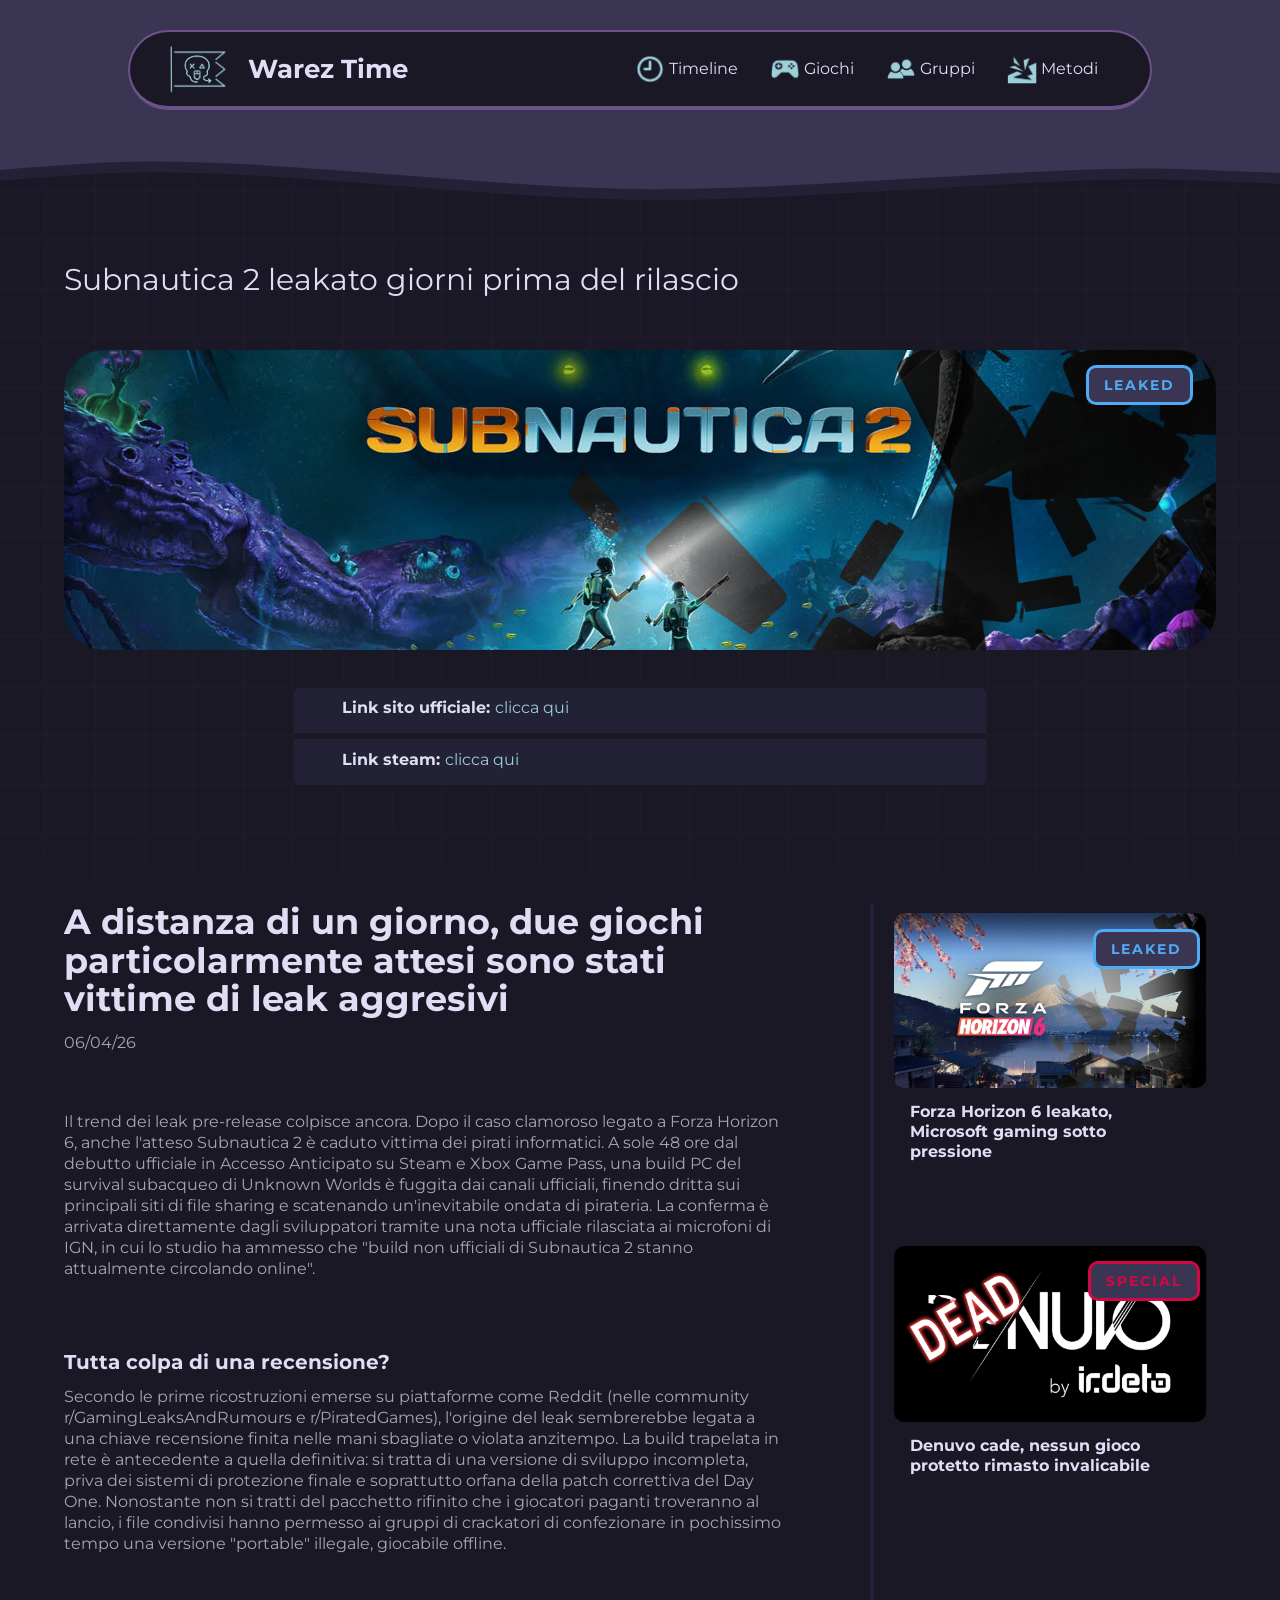
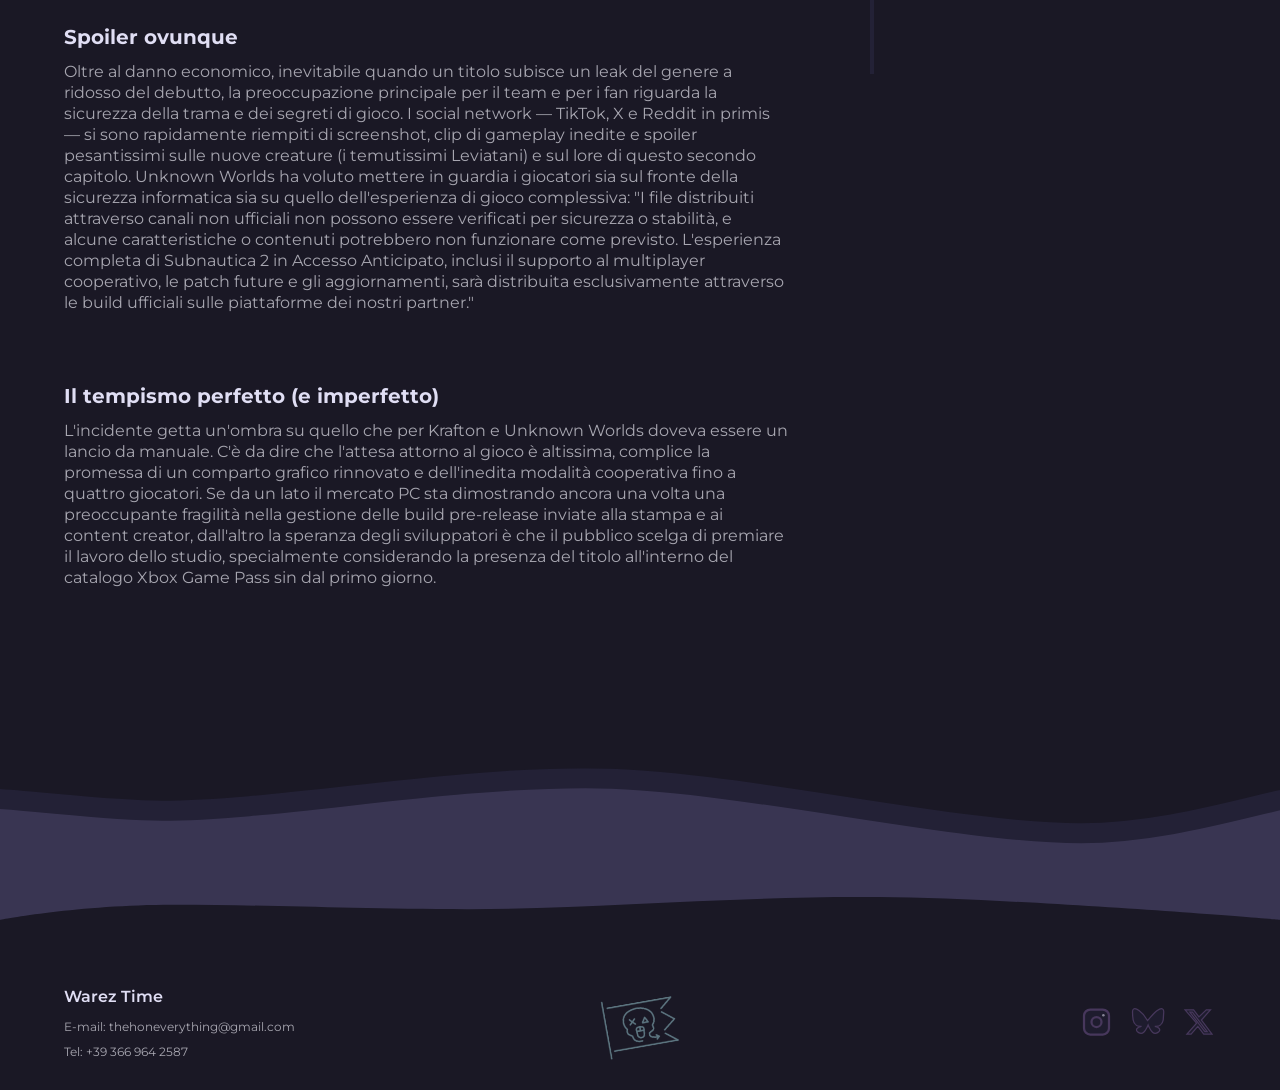
<file: articolo1.html>
<!DOCTYPE html>
<html lang="it">
<head>
  <meta charset="UTF-8" />
  <meta name="viewport" content="width=device-width, initial-scale=1.0" />
  <title>Warez Time</title>
  <link rel="stylesheet" href="./css/style.css" />
  <link rel="icon" type="image/x-icon" href="./assets/icone/logoSkull.png">
</head>
<body>

  <!-- BACKGROUND FISSO -->
  <div class="container-griglia">
    <img src="./assets/griglia.png" alt="" class="griglia"/>
  </div>

  <!-- NAVBAR -->
  <header class="navbar-container">
    <nav class="navbar">
      <a href="./index.html" class="nav-marchio">
        <img  class="nav-pittogramma" src="./assets/icone/logo.png"/>
        <span>Warez Time</span>
      </a>
      <ul class="nav-parte-link">
        <li><a href="./timeline.html" class="nav-link">
          <img class="nav-icona" src="./assets/icone/ico1.png"/>
          <span>Timeline</span>
        </a>
        </li>
        <li><a href="./giochi.html" class="nav-link">
          <img class="nav-icona" src="./assets/icone/ico2.png"/><span>Giochi</span></a>
        </li>
        <li><a href="./gruppi.html" class="nav-link">
          <img class="nav-icona" src="./assets/icone/ico3.png"/><span>Gruppi</span></a>
        </li>
        <li><a href="./metodi.html" class="nav-link">
          <img class="nav-icona" src="./assets/icone/ico4.png"/><span>Metodi</span></a>
        </li>
      </ul>
    </nav>
    <svg class="disegno-navbar" xmlns="http://www.w3.org/2000/svg" preserveAspectRatio="none" viewBox="0 0 1440 222" width="1440" height="222">
      <path d="M737 212C549.5 212 290 150.396 128 162C-34 173.604 -148.5 210.914 -217 188.534C-285.5 166.155 -244 -22 -244 -22L1633.5 -18.2701C1633.5 -18.2701 1810 179.831 1724.5 188.534C1639 197.237 1475.5 184.118 1334 175C1192.5 165.882 924.5 212 737 212Z" fill="#393552" stroke="#232136" stroke-width="20"/>
    </svg>
  </header>

  <!-- BOTTONE TORNA SU -->
  <button class="pulsante-torna-sopra" id="backToTop">↑</button>

  <!-- ═══════════════════════════════════ articolo ═══ -->
  <section class="sezione-scura">
    <div class="cont-tit-sezione-scura sezione-importante centra-titolo">
      <h2 class="titolo-sezione tit-pagina-articolo">Subnautica 2 leakato giorni prima del rilascio</h2>
    </div>
    <div class="art-container-img">
      <img src="./assets/articoli/1.png"/>
      <div class="tmL-categoria cat-leak">LEAKED</div>
    </div>
    <div class="art-info">
      <div class="art-info-singola">
        <div class="art-container-icona">
          <svg width="20" height="20" viewBox="0 0 20 20" fill="none" xmlns="http://www.w3.org/2000/svg">
            <g clip-path="url(#clip0_194_4086)">
              <path d="M8.3335 10.8333C8.69138 11.3118 9.14796 11.7077 9.67229 11.9941C10.1966 12.2806 10.7764 12.4509 11.3724 12.4936C11.9683 12.5363 12.5665 12.4503 13.1263 12.2415C13.6861 12.0327 14.1944 11.7059 14.6168 11.2833L17.1168 8.78335C17.8758 7.9975 18.2958 6.94499 18.2863 5.85251C18.2768 4.76002 17.8386 3.71497 17.0661 2.94243C16.2935 2.1699 15.2485 1.7317 14.156 1.7222C13.0635 1.71271 12.011 2.13269 11.2252 2.89168L9.79183 4.31668M11.6668 9.16668C11.309 8.68824 10.8524 8.29236 10.328 8.0059C9.80371 7.71943 9.22391 7.54908 8.62796 7.5064C8.032 7.46372 7.43384 7.54971 6.87405 7.75853C6.31425 7.96735 5.8059 8.29412 5.3835 8.71668L2.8835 11.2167C2.12451 12.0025 1.70453 13.055 1.71402 14.1475C1.72352 15.24 2.16172 16.2851 2.93426 17.0576C3.70679 17.8301 4.75184 18.2683 5.84433 18.2778C6.93681 18.2873 7.98932 17.8673 8.77517 17.1083L10.2002 15.6833" stroke-linecap="round" stroke-linejoin="round"/>
            </g>
            <defs>
              <clipPath id="clip0_194_4086">
                <rect width="20" height="20" fill="white"/>
              </clipPath>
            </defs>
          </svg>
        </div>
        <span class="art-nome-info-singola">Link sito ufficiale: </span>
        <a href="https://www.subnautica.com/en" target="_blank" class="art-testo-info-singola">clicca qui</a>
      </div>
      <div class="art-info-singola">
        <div class="art-container-icona">
          <svg width="20" height="20" viewBox="0 0 20 20" fill="none" xmlns="http://www.w3.org/2000/svg">
            <g clip-path="url(#clip0_194_4086)">
              <path d="M8.3335 10.8333C8.69138 11.3118 9.14796 11.7077 9.67229 11.9941C10.1966 12.2806 10.7764 12.4509 11.3724 12.4936C11.9683 12.5363 12.5665 12.4503 13.1263 12.2415C13.6861 12.0327 14.1944 11.7059 14.6168 11.2833L17.1168 8.78335C17.8758 7.9975 18.2958 6.94499 18.2863 5.85251C18.2768 4.76002 17.8386 3.71497 17.0661 2.94243C16.2935 2.1699 15.2485 1.7317 14.156 1.7222C13.0635 1.71271 12.011 2.13269 11.2252 2.89168L9.79183 4.31668M11.6668 9.16668C11.309 8.68824 10.8524 8.29236 10.328 8.0059C9.80371 7.71943 9.22391 7.54908 8.62796 7.5064C8.032 7.46372 7.43384 7.54971 6.87405 7.75853C6.31425 7.96735 5.8059 8.29412 5.3835 8.71668L2.8835 11.2167C2.12451 12.0025 1.70453 13.055 1.71402 14.1475C1.72352 15.24 2.16172 16.2851 2.93426 17.0576C3.70679 17.8301 4.75184 18.2683 5.84433 18.2778C6.93681 18.2873 7.98932 17.8673 8.77517 17.1083L10.2002 15.6833" stroke-linecap="round" stroke-linejoin="round"/>
            </g>
            <defs>
              <clipPath id="clip0_194_4086">
                <rect width="20" height="20" fill="white"/>
              </clipPath>
            </defs>
          </svg>
        </div>
        <span class="art-nome-info-singola">Link steam: </span>
        <a href="https://store.steampowered.com/app/264710/Subnautica/" target="_blank" class="art-testo-info-singola">clicca qui</a>
      </div>
    </div>
    <div class="art-cont-body">
      <div class="art-cont-testo">
        <p class="art-titolo-testo">
          A distanza di un giorno, due giochi particolarmente attesi sono stati vittime di leak aggresivi
        </p>
        <p class="art-data">
          06/04/26
        </p>
        <p class="art-testo">
          Il trend dei leak pre-release colpisce ancora. Dopo il caso clamoroso legato a Forza Horizon 6, anche l'atteso Subnautica 2 è caduto vittima dei pirati informatici. A sole 48 ore dal debutto ufficiale in Accesso Anticipato su Steam e Xbox Game Pass, una build PC del survival subacqueo di Unknown Worlds è fuggita dai canali ufficiali, finendo dritta sui principali siti di file sharing e scatenando un'inevitabile ondata di pirateria.
          La conferma è arrivata direttamente dagli sviluppatori tramite una nota ufficiale rilasciata ai microfoni di IGN, in cui lo studio ha ammesso che "build non ufficiali di Subnautica 2 stanno attualmente circolando online".
        </p>
        <p class="art-titolo-paragrafo">
          Tutta colpa di una recensione?
        </p>
        <p class="art-testo">
          Secondo le prime ricostruzioni emerse su piattaforme come Reddit (nelle community r/GamingLeaksAndRumours e r/PiratedGames), l'origine del leak sembrerebbe legata a una chiave recensione finita nelle mani sbagliate o violata anzitempo. La build trapelata in rete è antecedente a quella definitiva: si tratta di una versione di sviluppo incompleta, priva dei sistemi di protezione finale e soprattutto orfana della patch correttiva del Day One.
          Nonostante non si tratti del pacchetto rifinito che i giocatori paganti troveranno al lancio, i file condivisi hanno permesso ai gruppi di crackatori di confezionare in pochissimo tempo una versione "portable" illegale, giocabile offline.
        </p>
        <p class="art-titolo-paragrafo">
          Spoiler ovunque
        </p>
        <p class="art-testo">
          Oltre al danno economico, inevitabile quando un titolo subisce un leak del genere a ridosso del debutto, la preoccupazione principale per il team e per i fan riguarda la sicurezza della trama e dei segreti di gioco. I social network — TikTok, X e Reddit in primis — si sono rapidamente riempiti di screenshot, clip di gameplay inedite e spoiler pesantissimi sulle nuove creature (i temutissimi Leviatani) e sul lore di questo secondo capitolo. Unknown Worlds ha voluto mettere in guardia i giocatori sia sul fronte della sicurezza informatica sia su quello dell'esperienza di gioco complessiva: "I file distribuiti attraverso canali non ufficiali non possono essere verificati per sicurezza o stabilità, e alcune caratteristiche o contenuti potrebbero non funzionare come previsto. L'esperienza completa di Subnautica 2 in Accesso Anticipato, inclusi il supporto al multiplayer cooperativo, le patch future e gli aggiornamenti, sarà distribuita esclusivamente attraverso le build ufficiali sulle piattaforme dei nostri partner."
        </p>
        <p class="art-titolo-paragrafo">
          Il tempismo perfetto (e imperfetto)
        </p>
        <p class="art-testo">
          L'incidente getta un'ombra su quello che per Krafton e Unknown Worlds doveva essere un lancio da manuale. C'è da dire che l'attesa attorno al gioco è altissima, complice la promessa di un comparto grafico rinnovato e dell'inedita modalità cooperativa fino a quattro giocatori. Se da un lato il mercato PC sta dimostrando ancora una volta una preoccupante fragilità nella gestione delle build pre-release inviate alla stampa e ai content creator, dall'altro la speranza degli sviluppatori è che il pubblico scelga di premiare il lavoro dello studio, specialmente considerando la presenza del titolo all'interno del catalogo Xbox Game Pass sin dal primo giorno.
        </p>
      </div>
      <div class="art-cont-articoliSecondari">
        <div class="tmL-articolo">
          <div class="tmL-container-img">
          <img src="./assets/articoli/2.png" alt="Forza Horizon 6 leakato, Microsoft gaming sotto pressione">
          <span class="tmL-categoria cat-leak">
            LEAKED
          </span>
          <div class="tmL-art-body">
            <h2 class="tmL-art-titolo">
              Forza Horizon 6 leakato, Microsoft gaming sotto pressione
            </h2>
            <a class="tmL-freccia" href="./articolo2.html">
              <svg width="48" height="48" viewBox="0 0 48 48" fill="none" xmlns="http://www.w3.org/2000/svg">
                <path d="M36 32L44 24L36 16M44 24H4" stroke-width="4" stroke-linecap="round" stroke-linejoin="round">
                </path>
              </svg>
            </a>
          </div>
        </div>
      </div>
        <div class="tmL-articolo">
          <div class="tmL-container-img">
          <img src="./assets/articoli/3.png" alt="Denuvo cade, nessun gioco protetto rimasto invalicabile">
          <span class="tmL-categoria cat-speciali">
            SPECIAL
          </span>
          <div class="tmL-art-body">
            <h2 class="tmL-art-titolo">
              Denuvo cade, nessun gioco protetto rimasto invalicabile
            </h2>
            <a class="tmL-freccia" href="./articolo3.html">
              <svg width="48" height="48" viewBox="0 0 48 48" fill="none" xmlns="http://www.w3.org/2000/svg">
                <path d="M36 32L44 24L36 16M44 24H4" stroke-width="4" stroke-linecap="round" stroke-linejoin="round">

                </path>
              </svg>
            </a>
          </div>
        </div>
      </div>
    </div>
    </div>
  </section>

  <!-- ═══════════════════════════════════ FOOTER ═══ -->

  <section class="sezione-con-svg">
    <svg class="disegno-newsletter" xmlns="http://www.w3.org/2000/svg" preserveAspectRatio="none" width="1440" height="288" viewBox="0 0 1440 288" fill="none">
      <path d="M182 42.4999C54 42.4999 -99.5 4.49992 -185.5 55.4999C-271.5 106.5 -113 224.5 -113 224.5L1569.5 277C1569.5 277 1612 52.9999 1555 26.9999C1498 0.999926 1363 65 1216 64.9999C1069 64.9998 822.5 9.99995 658.5 10C494.5 10.0001 310 42.4999 182 42.4999Z" fill="#393552" stroke="#232136" stroke-width="20"/>
    </svg>
    </section>
  </section>

  <section class="sezione-con-svg">
    <svg class="disegno-footbar" xmlns="http://www.w3.org/2000/svg" preserveAspectRatio="none" width="1439" height="269" viewBox="0 0 1439 269" fill="none">
      <path d="M194.5 20.7366C89 20.7366 0 61.2366 0 61.2366V268.737H1439V61.2366C1439 61.2366 1153 3.73658 988.5 0.236581C824 -3.26342 657 33.2366 525 32.7366C393 32.2366 300 20.7366 194.5 20.7366Z" fill="#1A1825"/>
    </svg>
    <footer class="footer">
      <div class="footer-sx">
        <div class="footer-logo">
          <span class="nav-marchio">Warez Time</span>
        </div>
        <p class="footer-contatti">E-mail: thehoneverything@gmail.com</p>
        <p class="footer-contatti">Tel: +39 366 964 2587</p>
      </div>
        <img  class="footer-pittogramma" src="./assets/icone/logo.png"/>
      <div class="footer-dx">
        <a href="https://www.instagram.com/" class="footer-social">
          <svg width="44" height="44" viewBox="0 0 24 24" fill="none" stroke="currentColor" stroke-width="1.8"><rect x="2" y="2" width="20" height="20" rx="5" ry="5"/><circle cx="12" cy="12" r="4"/><circle cx="17.5" cy="6.5" r="1" fill="currentColor" stroke="none"/></svg>
        </a>
        <a href="https://bsky.app/" class="footer-social">
          <svg width="44" height="44" viewBox="0 0 24 24" fill="currentColor"><path d="M12 10.8c-1.087-2.114-4.046-6.053-6.798-7.995C2.566.944 1.561 1.266.902 1.565.139 1.908 0 3.08 0 3.768c0 .69.378 5.65.504 6.479.658 4.215 3.925 5.502 6.747 5.183-.041.01-.083.018-.124.025C4.102 15.887 1.271 18.415 4.9 20.519c3.421 1.972 5.289-1.437 6.577-3.923.539-1.03.867-1.829 1.02-2.227.152.398.48 1.198 1.02 2.227 1.288 2.486 3.156 5.895 6.577 3.923 3.629-2.104.798-4.632-2.124-5.064a5.716 5.716 0 0 1-.124-.025c2.822.319 6.09-.968 6.747-5.183C24.628 9.418 25 4.458 25 3.768c0-.688-.139-1.86-.902-2.203-.659-.299-1.664-.621-4.3 1.24C17.046 4.747 14.087 8.686 12 10.8z"/></svg>
        </a>
        <a href="https://x.com" class="footer-social">
          <svg width="44" height="44" viewBox="0 0 24 24" fill="currentColor"><path d="M18.244 2.25h3.308l-7.227 8.26 8.502 11.24H16.17l-4.714-6.231-5.401 6.231H2.746l7.73-8.835L1.254 2.25H8.08l4.259 5.631 5.905-5.631Zm-1.161 17.52h1.833L7.084 4.126H5.117Z"/></svg>
        </a>
      </div>
    </footer>
  </section>
  <script src="./js/script.js"></script>
</body>
</html>
</file>
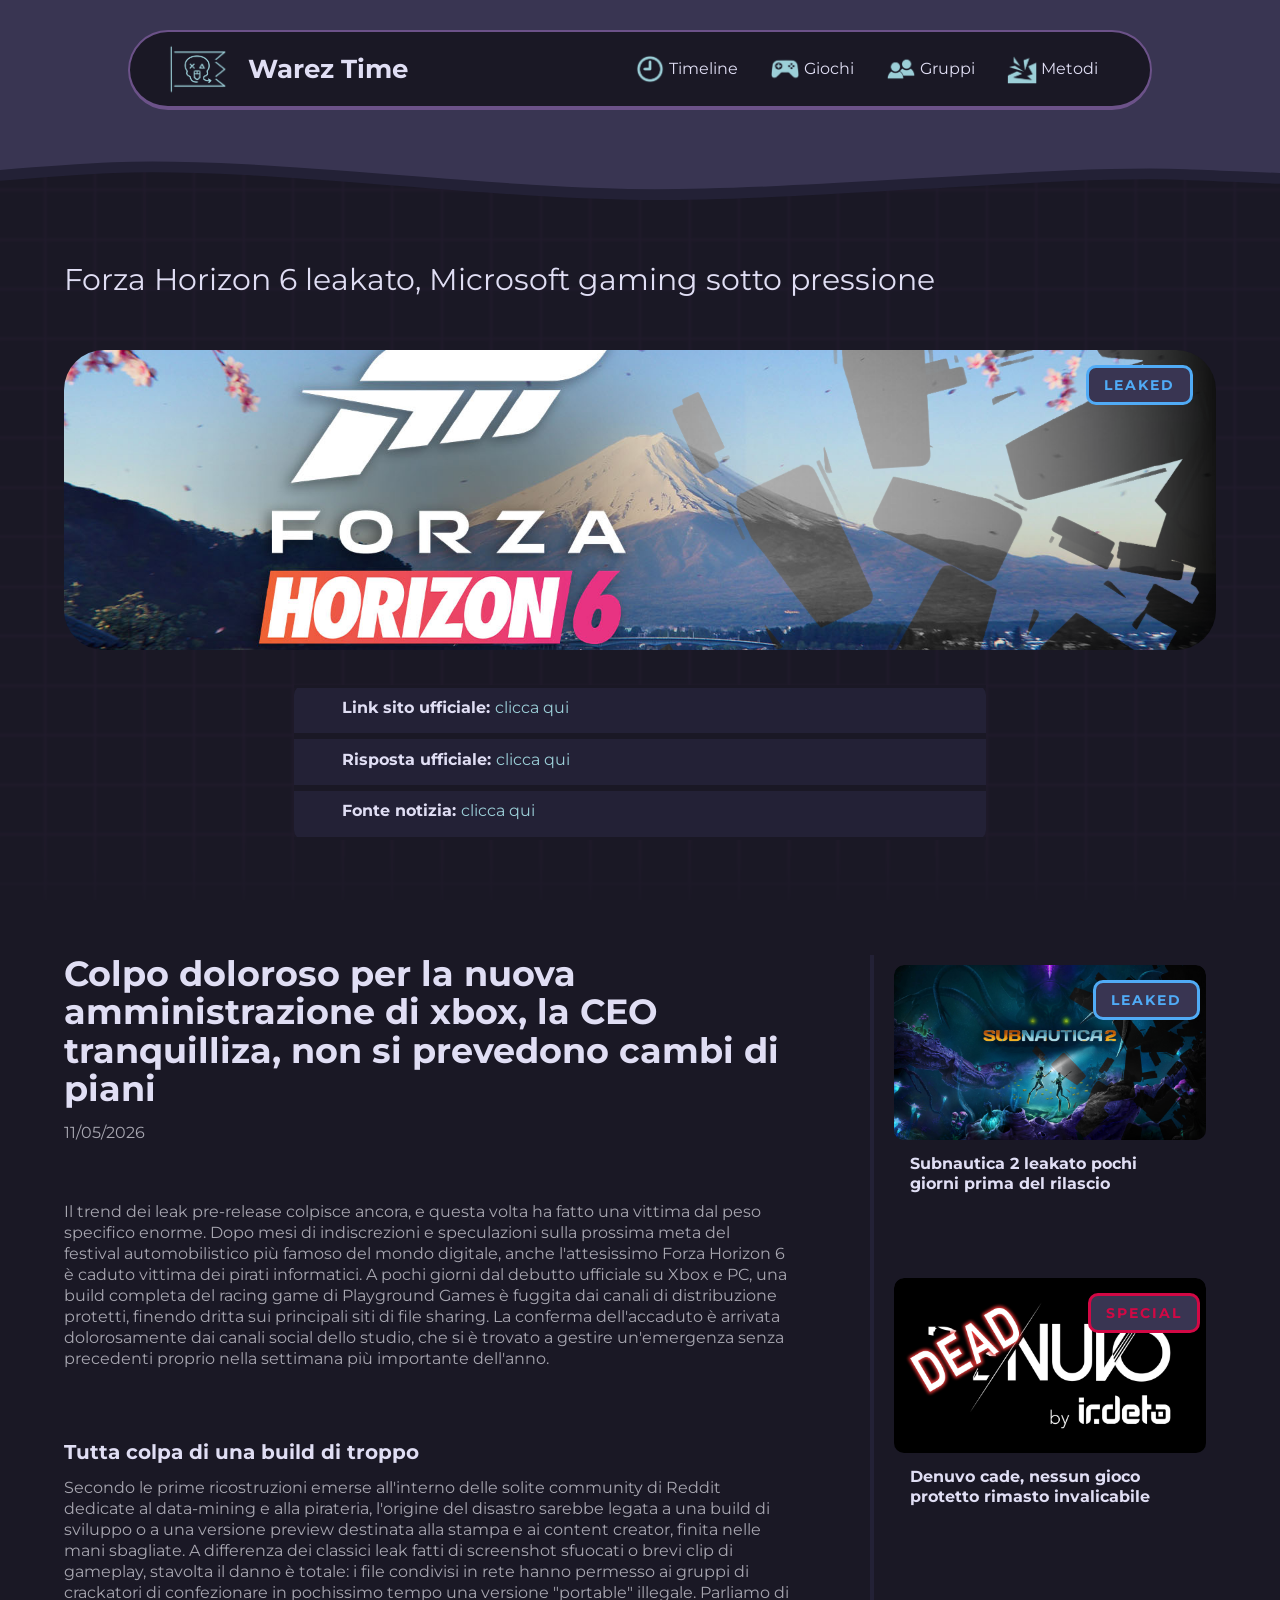
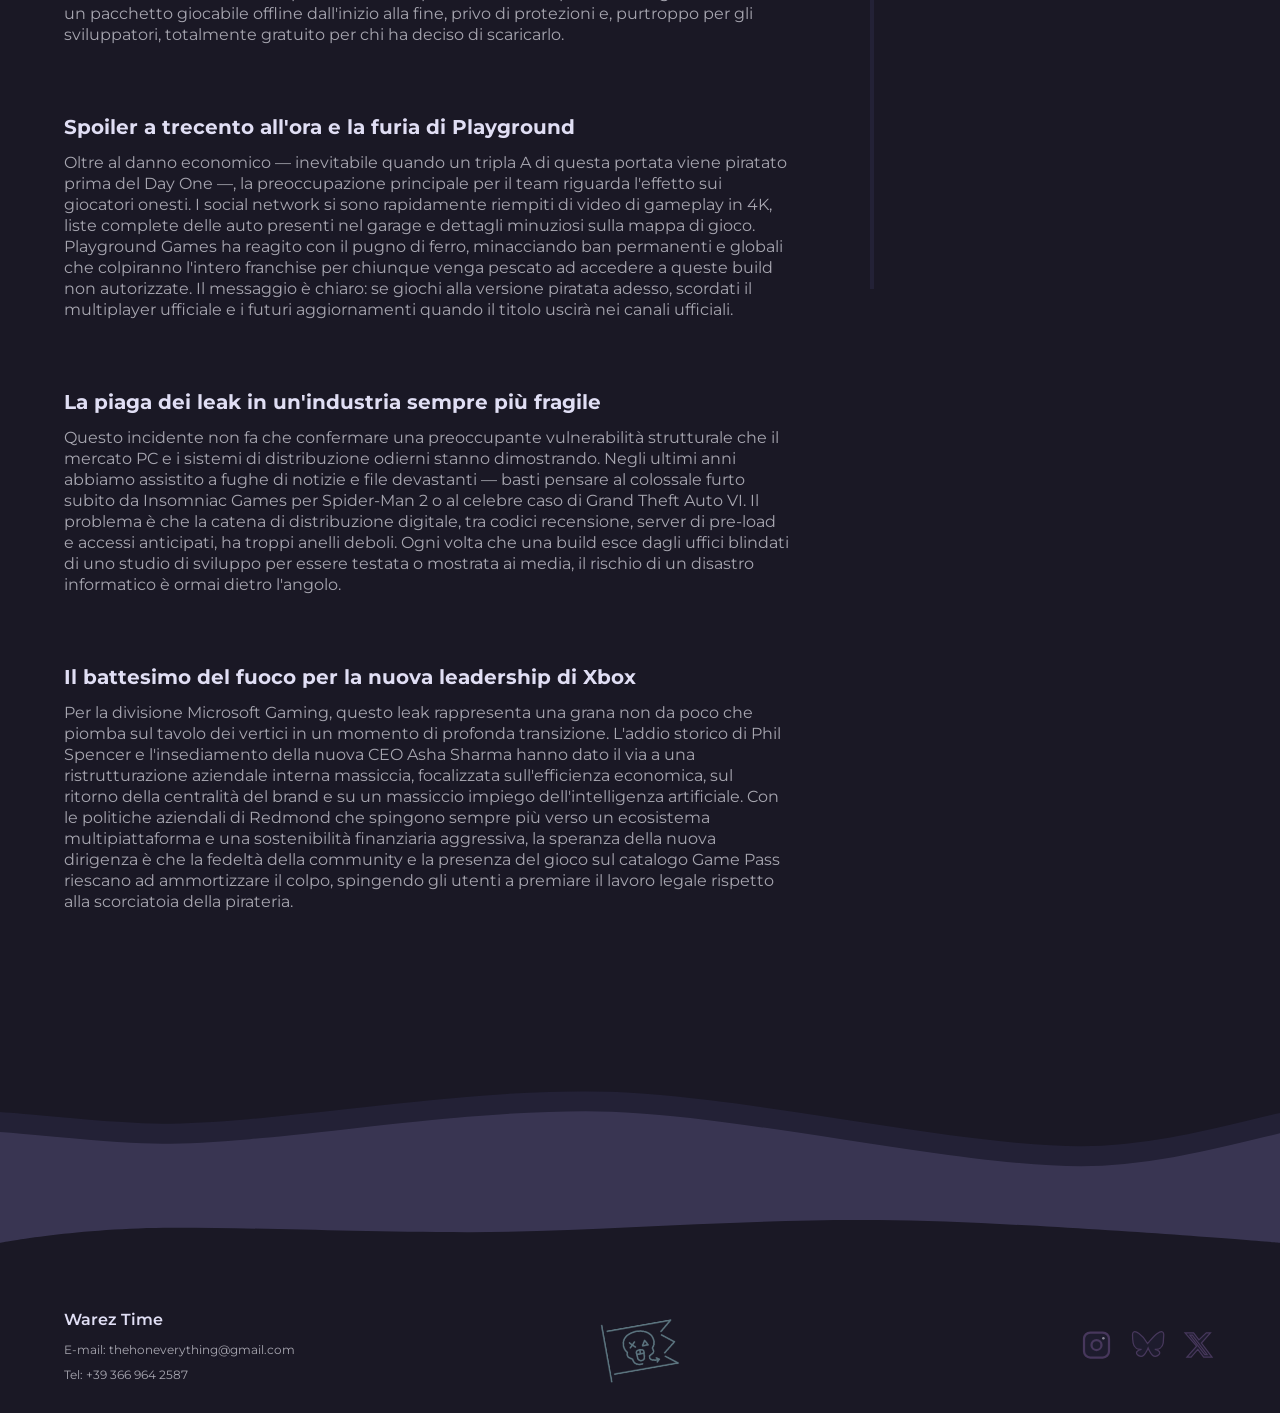
<file: articolo2.html>
<!DOCTYPE html>
<html lang="it">
<head>
  <meta charset="UTF-8" />
  <meta name="viewport" content="width=device-width, initial-scale=1.0" />
  <title>Warez Time</title>
  <link rel="stylesheet" href="./css/style.css" />
  <link rel="icon" type="image/x-icon" href="./assets/icone/logoSkull.png">
</head>
<body>

  <!-- BACKGROUND FISSO -->
  <div class="container-griglia">
    <img src="./assets/griglia.png" alt="" class="griglia"/>
  </div>

  <!-- NAVBAR -->
  <header class="navbar-container">
    <nav class="navbar">
      <a href="./index.html" class="nav-marchio">
        <img  class="nav-pittogramma" src="./assets/icone/logo.png"/>
        <span>Warez Time</span>
      </a>
      <ul class="nav-parte-link">
        <li><a href="./timeline.html" class="nav-link">
          <img class="nav-icona" src="./assets/icone/ico1.png"/>
          <span>Timeline</span>
        </a>
        </li>
        <li><a href="./giochi.html" class="nav-link">
          <img class="nav-icona" src="./assets/icone/ico2.png"/><span>Giochi</span></a>
        </li>
        <li><a href="./gruppi.html" class="nav-link">
          <img class="nav-icona" src="./assets/icone/ico3.png"/><span>Gruppi</span></a>
        </li>
        <li><a href="./metodi.html" class="nav-link">
          <img class="nav-icona" src="./assets/icone/ico4.png"/><span>Metodi</span></a>
        </li>
      </ul>
    </nav>
    <svg class="disegno-navbar" xmlns="http://www.w3.org/2000/svg" preserveAspectRatio="none" viewBox="0 0 1440 222" width="1440" height="222">
      <path d="M737 212C549.5 212 290 150.396 128 162C-34 173.604 -148.5 210.914 -217 188.534C-285.5 166.155 -244 -22 -244 -22L1633.5 -18.2701C1633.5 -18.2701 1810 179.831 1724.5 188.534C1639 197.237 1475.5 184.118 1334 175C1192.5 165.882 924.5 212 737 212Z" fill="#393552" stroke="#232136" stroke-width="20"/>
    </svg>
  </header>

  <!-- BOTTONE TORNA SU -->
  <button class="pulsante-torna-sopra" id="backToTop">↑</button>

  <!-- ═══════════════════════════════════ articolo ═══ -->
  <section class="sezione-scura">
    <div class="cont-tit-sezione-scura sezione-importante centra-titolo">
      <h2 class="titolo-sezione tit-pagina-articolo">Forza Horizon 6 leakato, Microsoft gaming sotto pressione</h2>
    </div>
    <div class="art-container-img">
      <img src="./assets/articoli/2.png"/>
      <div class="tmL-categoria cat-leak">LEAKED</div>
    </div>
    <div class="art-info">
      <div class="art-info-singola">
        <div class="art-container-icona">
          <svg width="20" height="20" viewBox="0 0 20 20" fill="none" xmlns="http://www.w3.org/2000/svg">
            <g clip-path="url(#clip0_194_4086)">
              <path d="M8.3335 10.8333C8.69138 11.3118 9.14796 11.7077 9.67229 11.9941C10.1966 12.2806 10.7764 12.4509 11.3724 12.4936C11.9683 12.5363 12.5665 12.4503 13.1263 12.2415C13.6861 12.0327 14.1944 11.7059 14.6168 11.2833L17.1168 8.78335C17.8758 7.9975 18.2958 6.94499 18.2863 5.85251C18.2768 4.76002 17.8386 3.71497 17.0661 2.94243C16.2935 2.1699 15.2485 1.7317 14.156 1.7222C13.0635 1.71271 12.011 2.13269 11.2252 2.89168L9.79183 4.31668M11.6668 9.16668C11.309 8.68824 10.8524 8.29236 10.328 8.0059C9.80371 7.71943 9.22391 7.54908 8.62796 7.5064C8.032 7.46372 7.43384 7.54971 6.87405 7.75853C6.31425 7.96735 5.8059 8.29412 5.3835 8.71668L2.8835 11.2167C2.12451 12.0025 1.70453 13.055 1.71402 14.1475C1.72352 15.24 2.16172 16.2851 2.93426 17.0576C3.70679 17.8301 4.75184 18.2683 5.84433 18.2778C6.93681 18.2873 7.98932 17.8673 8.77517 17.1083L10.2002 15.6833" stroke-linecap="round" stroke-linejoin="round"/>
            </g>
            <defs>
              <clipPath id="clip0_194_4086">
                <rect width="20" height="20" fill="white"/>
              </clipPath>
            </defs>
          </svg>
        </div>
        <span class="art-nome-info-singola">Link sito ufficiale: </span>
        <a href="https://forza.net/forzahorizon6" target="_blank" class="art-testo-info-singola">clicca qui</a>
      </div>
      <div class="art-info-singola">
        <div class="art-container-icona">
          <svg width="20" height="20" viewBox="0 0 20 20" fill="none" xmlns="http://www.w3.org/2000/svg">
            <g clip-path="url(#clip0_194_4086)">
              <path d="M8.3335 10.8333C8.69138 11.3118 9.14796 11.7077 9.67229 11.9941C10.1966 12.2806 10.7764 12.4509 11.3724 12.4936C11.9683 12.5363 12.5665 12.4503 13.1263 12.2415C13.6861 12.0327 14.1944 11.7059 14.6168 11.2833L17.1168 8.78335C17.8758 7.9975 18.2958 6.94499 18.2863 5.85251C18.2768 4.76002 17.8386 3.71497 17.0661 2.94243C16.2935 2.1699 15.2485 1.7317 14.156 1.7222C13.0635 1.71271 12.011 2.13269 11.2252 2.89168L9.79183 4.31668M11.6668 9.16668C11.309 8.68824 10.8524 8.29236 10.328 8.0059C9.80371 7.71943 9.22391 7.54908 8.62796 7.5064C8.032 7.46372 7.43384 7.54971 6.87405 7.75853C6.31425 7.96735 5.8059 8.29412 5.3835 8.71668L2.8835 11.2167C2.12451 12.0025 1.70453 13.055 1.71402 14.1475C1.72352 15.24 2.16172 16.2851 2.93426 17.0576C3.70679 17.8301 4.75184 18.2683 5.84433 18.2778C6.93681 18.2873 7.98932 17.8673 8.77517 17.1083L10.2002 15.6833" stroke-linecap="round" stroke-linejoin="round"/>
            </g>
            <defs>
              <clipPath id="clip0_194_4086">
                <rect width="20" height="20" fill="white"/>
              </clipPath>
            </defs>
          </svg>
        </div>
        <span class="art-nome-info-singola">Risposta ufficiale: </span>
        <a href="https://x.com/WeArePlayground/status/2053895284930105772" target="_blank" class="art-testo-info-singola">clicca qui</a>
      </div>
      <div class="art-info-singola">
        <div class="art-container-icona">
          <svg width="20" height="20" viewBox="0 0 20 20" fill="none" xmlns="http://www.w3.org/2000/svg">
            <g clip-path="url(#clip0_194_4086)">
              <path d="M8.3335 10.8333C8.69138 11.3118 9.14796 11.7077 9.67229 11.9941C10.1966 12.2806 10.7764 12.4509 11.3724 12.4936C11.9683 12.5363 12.5665 12.4503 13.1263 12.2415C13.6861 12.0327 14.1944 11.7059 14.6168 11.2833L17.1168 8.78335C17.8758 7.9975 18.2958 6.94499 18.2863 5.85251C18.2768 4.76002 17.8386 3.71497 17.0661 2.94243C16.2935 2.1699 15.2485 1.7317 14.156 1.7222C13.0635 1.71271 12.011 2.13269 11.2252 2.89168L9.79183 4.31668M11.6668 9.16668C11.309 8.68824 10.8524 8.29236 10.328 8.0059C9.80371 7.71943 9.22391 7.54908 8.62796 7.5064C8.032 7.46372 7.43384 7.54971 6.87405 7.75853C6.31425 7.96735 5.8059 8.29412 5.3835 8.71668L2.8835 11.2167C2.12451 12.0025 1.70453 13.055 1.71402 14.1475C1.72352 15.24 2.16172 16.2851 2.93426 17.0576C3.70679 17.8301 4.75184 18.2683 5.84433 18.2778C6.93681 18.2873 7.98932 17.8673 8.77517 17.1083L10.2002 15.6833" stroke-linecap="round" stroke-linejoin="round"/>
            </g>
            <defs>
              <clipPath id="clip0_194_4086">
                <rect width="20" height="20" fill="white"/>
              </clipPath>
            </defs>
          </svg>
        </div>
        <span class="art-nome-info-singola">Fonte notizia: </span>
        <a href="https://www.reddit.com/r/CrackWatch/comments/1t9dih2/forza_horizon_6_files_got_leaked/" target="_blank" class="art-testo-info-singola">clicca qui</a>
      </div>
    </div>
    <div class="art-cont-body">
      <div class="art-cont-testo">
        <p class="art-titolo-testo">
          Colpo doloroso per la nuova amministrazione di xbox, la CEO tranquilliza, non si prevedono cambi di piani
        </p>
        <p class="art-data">
          11/05/2026
        </p>
        <p class="art-testo">
          Il trend dei leak pre-release colpisce ancora, e questa volta ha fatto una vittima dal peso specifico enorme. Dopo mesi di indiscrezioni e speculazioni sulla prossima meta del festival automobilistico più famoso del mondo digitale, anche l'attesissimo Forza Horizon 6 è caduto vittima dei pirati informatici. A pochi giorni dal debutto ufficiale su Xbox e PC, una build completa del racing game di Playground Games è fuggita dai canali di distribuzione protetti, finendo dritta sui principali siti di file sharing. La conferma dell'accaduto è arrivata dolorosamente dai canali social dello studio, che si è trovato a gestire un'emergenza senza precedenti proprio nella settimana più importante dell'anno.
        </p>
        <p class="art-titolo-paragrafo">
          Tutta colpa di una build di troppo
        </p>
        <p class="art-testo">
          Secondo le prime ricostruzioni emerse all'interno delle solite community di Reddit dedicate al data-mining e alla pirateria, l'origine del disastro sarebbe legata a una build di sviluppo o a una versione preview destinata alla stampa e ai content creator, finita nelle mani sbagliate. A differenza dei classici leak fatti di screenshot sfuocati o brevi clip di gameplay, stavolta il danno è totale: i file condivisi in rete hanno permesso ai gruppi di crackatori di confezionare in pochissimo tempo una versione "portable" illegale. Parliamo di un pacchetto giocabile offline dall'inizio alla fine, privo di protezioni e, purtroppo per gli sviluppatori, totalmente gratuito per chi ha deciso di scaricarlo.
        </p>
        <p class="art-titolo-paragrafo">
          Spoiler a trecento all'ora e la furia di Playground
        </p>
        <p class="art-testo">
          Oltre al danno economico — inevitabile quando un tripla A di questa portata viene piratato prima del Day One —, la preoccupazione principale per il team riguarda l'effetto sui giocatori onesti. I social network si sono rapidamente riempiti di video di gameplay in 4K, liste complete delle auto presenti nel garage e dettagli minuziosi sulla mappa di gioco. Playground Games ha reagito con il pugno di ferro, minacciando ban permanenti e globali che colpiranno l'intero franchise per chiunque venga pescato ad accedere a queste build non autorizzate. Il messaggio è chiaro: se giochi alla versione piratata adesso, scordati il multiplayer ufficiale e i futuri aggiornamenti quando il titolo uscirà nei canali ufficiali.
        </p>
        <p class="art-titolo-paragrafo">
          La piaga dei leak in un'industria sempre più fragile
        </p>
        <p class="art-testo">
          Questo incidente non fa che confermare una preoccupante vulnerabilità strutturale che il mercato PC e i sistemi di distribuzione odierni stanno dimostrando. Negli ultimi anni abbiamo assistito a fughe di notizie e file devastanti — basti pensare al colossale furto subito da Insomniac Games per Spider-Man 2 o al celebre caso di Grand Theft Auto VI. Il problema è che la catena di distribuzione digitale, tra codici recensione, server di pre-load e accessi anticipati, ha troppi anelli deboli. Ogni volta che una build esce dagli uffici blindati di uno studio di sviluppo per essere testata o mostrata ai media, il rischio di un disastro informatico è ormai dietro l'angolo.
        </p>
        <p class="art-titolo-paragrafo">
          Il battesimo del fuoco per la nuova leadership di Xbox
        </p>
        <p class="art-testo">
          Per la divisione Microsoft Gaming, questo leak rappresenta una grana non da poco che piomba sul tavolo dei vertici in un momento di profonda transizione. L'addio storico di Phil Spencer e l'insediamento della nuova CEO Asha Sharma hanno dato il via a una ristrutturazione aziendale interna massiccia, focalizzata sull'efficienza economica, sul ritorno della centralità del brand e su un massiccio impiego dell'intelligenza artificiale. Con le politiche aziendali di Redmond che spingono sempre più verso un ecosistema multipiattaforma e una sostenibilità finanziaria aggressiva, la speranza della nuova dirigenza è che la fedeltà della community e la presenza del gioco sul catalogo Game Pass riescano ad ammortizzare il colpo, spingendo gli utenti a premiare il lavoro legale rispetto alla scorciatoia della pirateria.
        </p>
      </div>
      <div class="art-cont-articoliSecondari">
        <div class="tmL-articolo">
          <div class="tmL-container-img">
          <img src="./assets/articoli/1.png" alt="Subnautica 2 leakato pochi giorni prima del rilascio" loading="lazy" decoding="async">
          <span class="tmL-categoria cat-leak">
            LEAKED
          </span>
          <div class="tmL-art-body">
            <h2 class="tmL-art-titolo">
              Subnautica 2 leakato pochi giorni prima del rilascio
            </h2>
            <a class="tmL-freccia" href="./articolo1.html">
              <svg width="48" height="48" viewBox="0 0 48 48" fill="none" xmlns="http://www.w3.org/2000/svg">
                <path d="M36 32L44 24L36 16M44 24H4" stroke-width="4" stroke-linecap="round" stroke-linejoin="round">

                </path>
              </svg>
            </a>
          </div>
        </div>
      </div>
        <div class="tmL-articolo">
          <div class="tmL-container-img">
          <img src="./assets/articoli/3.png" alt="Denuvo cade, nessun gioco protetto rimasto invalicabile">
          <span class="tmL-categoria cat-speciali">
            SPECIAL
          </span>
          <div class="tmL-art-body">
            <h2 class="tmL-art-titolo">
              Denuvo cade, nessun gioco protetto rimasto invalicabile
            </h2>
            <a class="tmL-freccia" href="./articolo3.html">
              <svg width="48" height="48" viewBox="0 0 48 48" fill="none" xmlns="http://www.w3.org/2000/svg">
                <path d="M36 32L44 24L36 16M44 24H4" stroke-width="4" stroke-linecap="round" stroke-linejoin="round">

                </path>
              </svg>
            </a>
          </div>
        </div>
      </div>
    </div>
    </div>
  </section>

  <!-- ═══════════════════════════════════ FOOTER ═══ -->

  <section class="sezione-con-svg">
    <svg class="disegno-newsletter" xmlns="http://www.w3.org/2000/svg" preserveAspectRatio="none" width="1440" height="288" viewBox="0 0 1440 288" fill="none">
      <path d="M182 42.4999C54 42.4999 -99.5 4.49992 -185.5 55.4999C-271.5 106.5 -113 224.5 -113 224.5L1569.5 277C1569.5 277 1612 52.9999 1555 26.9999C1498 0.999926 1363 65 1216 64.9999C1069 64.9998 822.5 9.99995 658.5 10C494.5 10.0001 310 42.4999 182 42.4999Z" fill="#393552" stroke="#232136" stroke-width="20"/>
    </svg>
    </section>
  </section>

  <section class="sezione-con-svg">
    <svg class="disegno-footbar" xmlns="http://www.w3.org/2000/svg" preserveAspectRatio="none" width="1439" height="269" viewBox="0 0 1439 269" fill="none">
      <path d="M194.5 20.7366C89 20.7366 0 61.2366 0 61.2366V268.737H1439V61.2366C1439 61.2366 1153 3.73658 988.5 0.236581C824 -3.26342 657 33.2366 525 32.7366C393 32.2366 300 20.7366 194.5 20.7366Z" fill="#1A1825"/>
    </svg>
    <footer class="footer">
      <div class="footer-sx">
        <div class="footer-logo">
          <span class="nav-marchio">Warez Time</span>
        </div>
        <p class="footer-contatti">E-mail: thehoneverything@gmail.com</p>
        <p class="footer-contatti">Tel: +39 366 964 2587</p>
      </div>
        <img  class="footer-pittogramma" src="./assets/icone/logo.png"/>
      <div class="footer-dx">
        <a href="https://www.instagram.com/" class="footer-social">
          <svg width="44" height="44" viewBox="0 0 24 24" fill="none" stroke="currentColor" stroke-width="1.8"><rect x="2" y="2" width="20" height="20" rx="5" ry="5"/><circle cx="12" cy="12" r="4"/><circle cx="17.5" cy="6.5" r="1" fill="currentColor" stroke="none"/></svg>
        </a>
        <a href="https://bsky.app/" class="footer-social">
          <svg width="44" height="44" viewBox="0 0 24 24" fill="currentColor"><path d="M12 10.8c-1.087-2.114-4.046-6.053-6.798-7.995C2.566.944 1.561 1.266.902 1.565.139 1.908 0 3.08 0 3.768c0 .69.378 5.65.504 6.479.658 4.215 3.925 5.502 6.747 5.183-.041.01-.083.018-.124.025C4.102 15.887 1.271 18.415 4.9 20.519c3.421 1.972 5.289-1.437 6.577-3.923.539-1.03.867-1.829 1.02-2.227.152.398.48 1.198 1.02 2.227 1.288 2.486 3.156 5.895 6.577 3.923 3.629-2.104.798-4.632-2.124-5.064a5.716 5.716 0 0 1-.124-.025c2.822.319 6.09-.968 6.747-5.183C24.628 9.418 25 4.458 25 3.768c0-.688-.139-1.86-.902-2.203-.659-.299-1.664-.621-4.3 1.24C17.046 4.747 14.087 8.686 12 10.8z"/></svg>
        </a>
        <a href="https://x.com" class="footer-social">
          <svg width="44" height="44" viewBox="0 0 24 24" fill="currentColor"><path d="M18.244 2.25h3.308l-7.227 8.26 8.502 11.24H16.17l-4.714-6.231-5.401 6.231H2.746l7.73-8.835L1.254 2.25H8.08l4.259 5.631 5.905-5.631Zm-1.161 17.52h1.833L7.084 4.126H5.117Z"/></svg>
        </a>
      </div>
    </footer>
  </section>
  <script src="./js/script.js"></script>
</body>
</html>
</file>
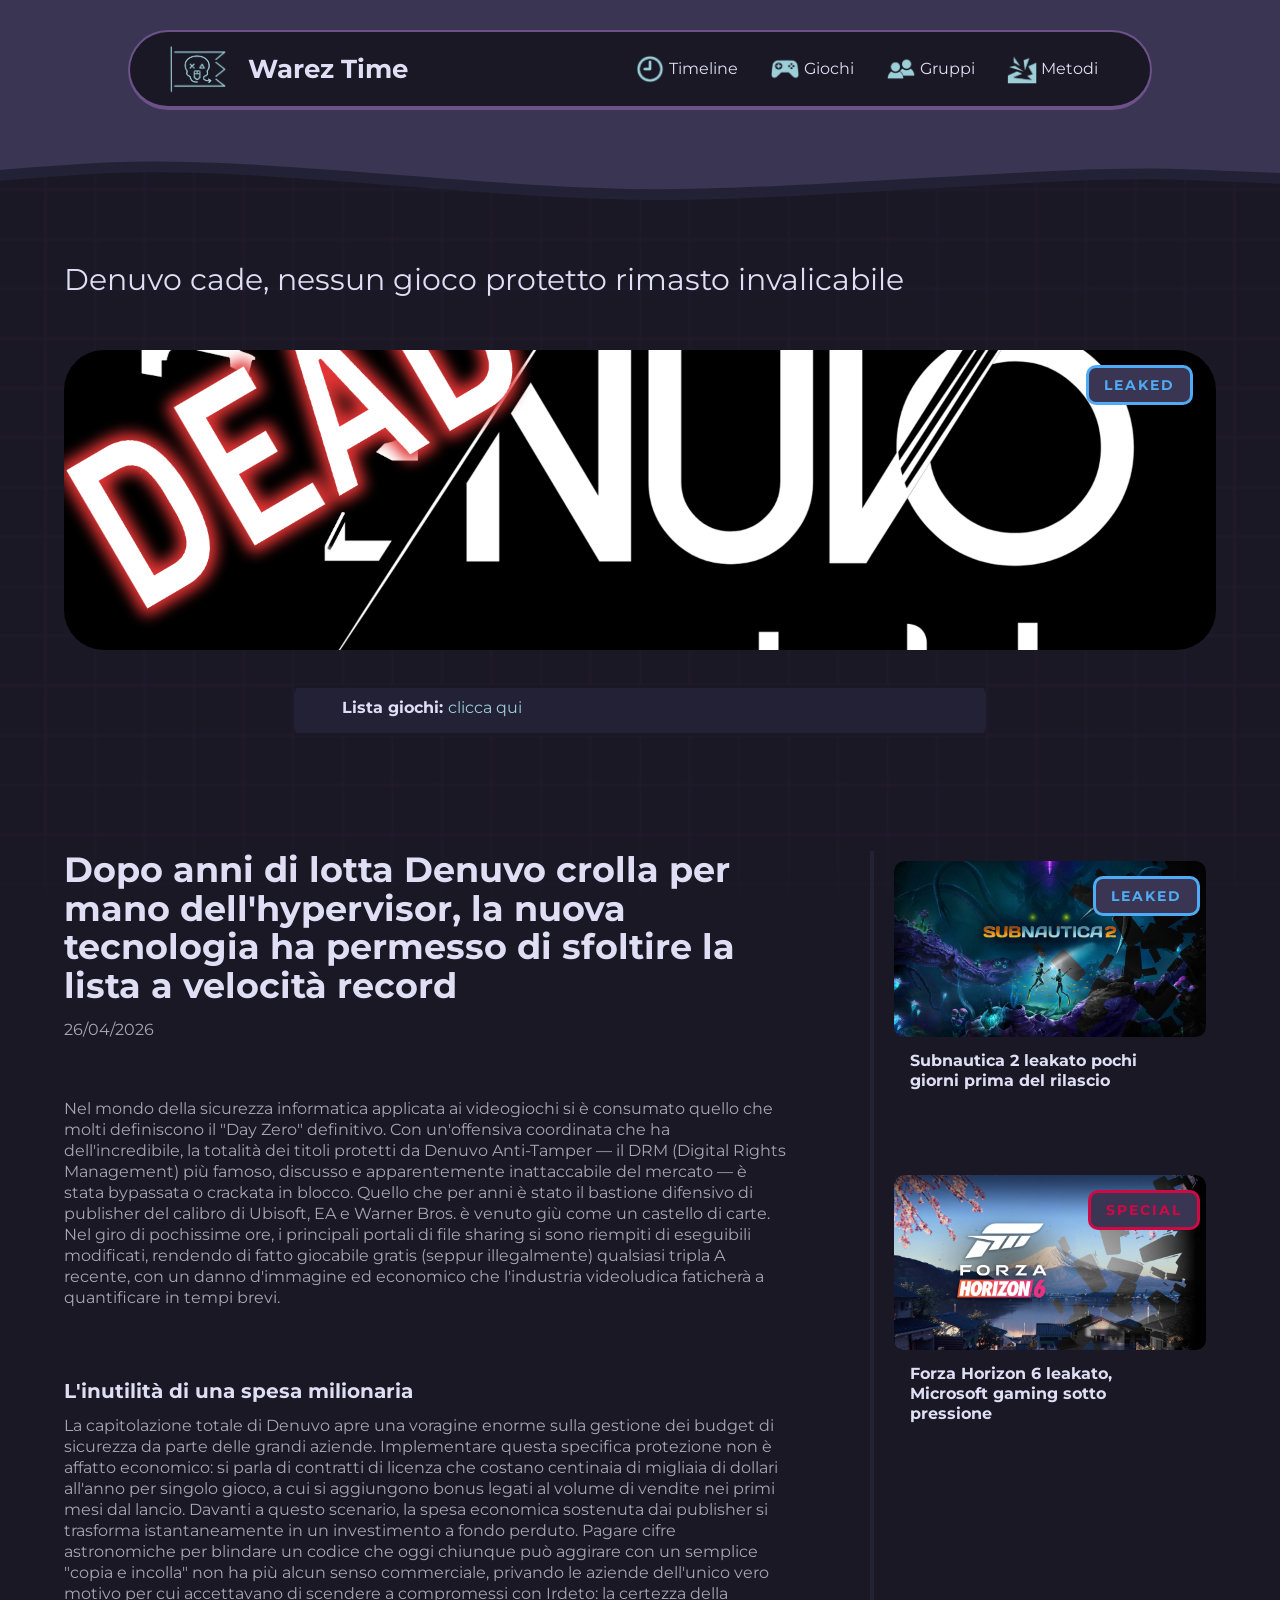
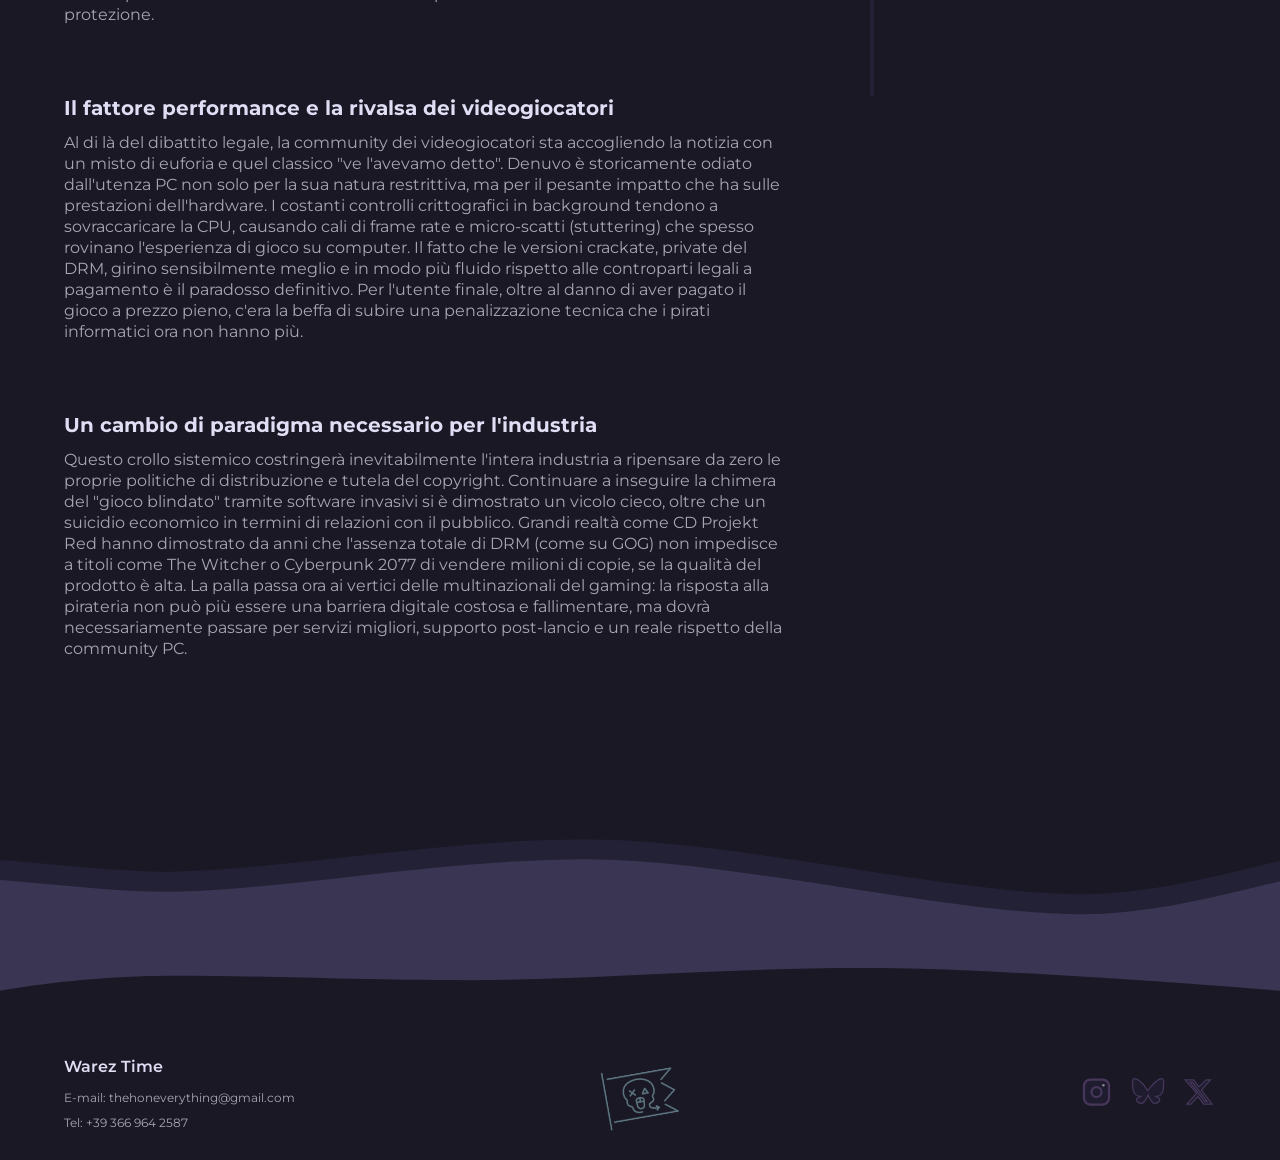
<file: articolo3.html>
<!DOCTYPE html>
<html lang="it">
<head>
  <meta charset="UTF-8" />
  <meta name="viewport" content="width=device-width, initial-scale=1.0" />
  <title>Warez Time</title>
  <link rel="stylesheet" href="./css/style.css" />
  <link rel="icon" type="image/x-icon" href="./assets/icone/logoSkull.png">
</head>
<body>

  <!-- BACKGROUND FISSO -->
  <div class="container-griglia">
    <img src="./assets/griglia.png" alt="" class="griglia"/>
  </div>

  <!-- NAVBAR -->
  <header class="navbar-container">
    <nav class="navbar">
      <a href="./index.html" class="nav-marchio">
        <img  class="nav-pittogramma" src="./assets/icone/logo.png"/>
        <span>Warez Time</span>
      </a>
      <ul class="nav-parte-link">
        <li><a href="./timeline.html" class="nav-link">
          <img class="nav-icona" src="./assets/icone/ico1.png"/>
          <span>Timeline</span>
        </a>
        </li>
        <li><a href="./giochi.html" class="nav-link">
          <img class="nav-icona" src="./assets/icone/ico2.png"/><span>Giochi</span></a>
        </li>
        <li><a href="./gruppi.html" class="nav-link">
          <img class="nav-icona" src="./assets/icone/ico3.png"/><span>Gruppi</span></a>
        </li>
        <li><a href="./metodi.html" class="nav-link">
          <img class="nav-icona" src="./assets/icone/ico4.png"/><span>Metodi</span></a>
        </li>
      </ul>
    </nav>
    <svg class="disegno-navbar" xmlns="http://www.w3.org/2000/svg" preserveAspectRatio="none" viewBox="0 0 1440 222" width="1440" height="222">
      <path d="M737 212C549.5 212 290 150.396 128 162C-34 173.604 -148.5 210.914 -217 188.534C-285.5 166.155 -244 -22 -244 -22L1633.5 -18.2701C1633.5 -18.2701 1810 179.831 1724.5 188.534C1639 197.237 1475.5 184.118 1334 175C1192.5 165.882 924.5 212 737 212Z" fill="#393552" stroke="#232136" stroke-width="20"/>
    </svg>
  </header>

  <!-- BOTTONE TORNA SU -->
  <button class="pulsante-torna-sopra" id="backToTop">↑</button>

  <!-- ═══════════════════════════════════ articolo ═══ -->
  <section class="sezione-scura">
    <div class="cont-tit-sezione-scura sezione-importante centra-titolo">
      <h2 class="titolo-sezione tit-pagina-articolo">Denuvo cade, nessun gioco protetto rimasto invalicabile</h2>
    </div>
    <div class="art-container-img">
      <img src="./assets/articoli/3.png"/>
      <div class="tmL-categoria cat-leak">LEAKED</div>
    </div>
    <div class="art-info">
      <div class="art-info-singola">
        <div class="art-container-icona">
          <svg width="20" height="20" viewBox="0 0 20 20" fill="none" xmlns="http://www.w3.org/2000/svg">
            <g clip-path="url(#clip0_194_4086)">
              <path d="M8.3335 10.8333C8.69138 11.3118 9.14796 11.7077 9.67229 11.9941C10.1966 12.2806 10.7764 12.4509 11.3724 12.4936C11.9683 12.5363 12.5665 12.4503 13.1263 12.2415C13.6861 12.0327 14.1944 11.7059 14.6168 11.2833L17.1168 8.78335C17.8758 7.9975 18.2958 6.94499 18.2863 5.85251C18.2768 4.76002 17.8386 3.71497 17.0661 2.94243C16.2935 2.1699 15.2485 1.7317 14.156 1.7222C13.0635 1.71271 12.011 2.13269 11.2252 2.89168L9.79183 4.31668M11.6668 9.16668C11.309 8.68824 10.8524 8.29236 10.328 8.0059C9.80371 7.71943 9.22391 7.54908 8.62796 7.5064C8.032 7.46372 7.43384 7.54971 6.87405 7.75853C6.31425 7.96735 5.8059 8.29412 5.3835 8.71668L2.8835 11.2167C2.12451 12.0025 1.70453 13.055 1.71402 14.1475C1.72352 15.24 2.16172 16.2851 2.93426 17.0576C3.70679 17.8301 4.75184 18.2683 5.84433 18.2778C6.93681 18.2873 7.98932 17.8673 8.77517 17.1083L10.2002 15.6833" stroke-linecap="round" stroke-linejoin="round"/>
            </g>
            <defs>
              <clipPath id="clip0_194_4086">
                <rect width="20" height="20" fill="white"/>
              </clipPath>
            </defs>
          </svg>
        </div>
        <span class="art-nome-info-singola">Lista giochi: </span>
        <a href="https://www.reddit.com/r/CrackWatch/comments/p9ak4n/crack_watch_games/" target="_blank" class="art-testo-info-singola">clicca qui</a>
      </div>
    </div>
    <div class="art-cont-body">
      <div class="art-cont-testo">
        <p class="art-titolo-testo">
          Dopo anni di lotta Denuvo crolla per mano dell'hypervisor, la nuova tecnologia ha permesso di sfoltire la lista a velocità record
        </p>
        <p class="art-data">
          26/04/2026
        </p>
        <p class="art-testo">
          Nel mondo della sicurezza informatica applicata ai videogiochi si è consumato quello che molti definiscono il "Day Zero" definitivo. Con un'offensiva coordinata che ha dell'incredibile, la totalità dei titoli protetti da Denuvo Anti-Tamper — il DRM (Digital Rights Management) più famoso, discusso e apparentemente inattaccabile del mercato — è stata bypassata o crackata in blocco. Quello che per anni è stato il bastione difensivo di publisher del calibro di Ubisoft, EA e Warner Bros. è venuto giù come un castello di carte. Nel giro di pochissime ore, i principali portali di file sharing si sono riempiti di eseguibili modificati, rendendo di fatto giocabile gratis (seppur illegalmente) qualsiasi tripla A recente, con un danno d'immagine ed economico che l'industria videoludica faticherà a quantificare in tempi brevi.
        </p>
        <p class="art-titolo-paragrafo">
          L'inutilità di una spesa milionaria
        </p>
        <p class="art-testo">
          La capitolazione totale di Denuvo apre una voragine enorme sulla gestione dei budget di sicurezza da parte delle grandi aziende. Implementare questa specifica protezione non è affatto economico: si parla di contratti di licenza che costano centinaia di migliaia di dollari all'anno per singolo gioco, a cui si aggiungono bonus legati al volume di vendite nei primi mesi dal lancio. Davanti a questo scenario, la spesa economica sostenuta dai publisher si trasforma istantaneamente in un investimento a fondo perduto. Pagare cifre astronomiche per blindare un codice che oggi chiunque può aggirare con un semplice "copia e incolla" non ha più alcun senso commerciale, privando le aziende dell'unico vero motivo per cui accettavano di scendere a compromessi con Irdeto: la certezza della protezione.
        </p>
        <p class="art-titolo-paragrafo">
          Il fattore performance e la rivalsa dei videogiocatori
        </p>
        <p class="art-testo">
          Al di là del dibattito legale, la community dei videogiocatori sta accogliendo la notizia con un misto di euforia e quel classico "ve l'avevamo detto". Denuvo è storicamente odiato dall'utenza PC non solo per la sua natura restrittiva, ma per il pesante impatto che ha sulle prestazioni dell'hardware. I costanti controlli crittografici in background tendono a sovraccaricare la CPU, causando cali di frame rate e micro-scatti (stuttering) che spesso rovinano l'esperienza di gioco su computer. Il fatto che le versioni crackate, private del DRM, girino sensibilmente meglio e in modo più fluido rispetto alle controparti legali a pagamento è il paradosso definitivo. Per l'utente finale, oltre al danno di aver pagato il gioco a prezzo pieno, c'era la beffa di subire una penalizzazione tecnica che i pirati informatici ora non hanno più.
        </p>
        <p class="art-titolo-paragrafo">
          Un cambio di paradigma necessario per l'industria
        </p>
        <p class="art-testo">
          Questo crollo sistemico costringerà inevitabilmente l'intera industria a ripensare da zero le proprie politiche di distribuzione e tutela del copyright. Continuare a inseguire la chimera del "gioco blindato" tramite software invasivi si è dimostrato un vicolo cieco, oltre che un suicidio economico in termini di relazioni con il pubblico. Grandi realtà come CD Projekt Red hanno dimostrato da anni che l'assenza totale di DRM (come su GOG) non impedisce a titoli come The Witcher o Cyberpunk 2077 di vendere milioni di copie, se la qualità del prodotto è alta. La palla passa ora ai vertici delle multinazionali del gaming: la risposta alla pirateria non può più essere una barriera digitale costosa e fallimentare, ma dovrà necessariamente passare per servizi migliori, supporto post-lancio e un reale rispetto della community PC.
        </p>
      </div>
      <div class="art-cont-articoliSecondari">
        <div class="tmL-articolo">
          <div class="tmL-container-img">
          <img src="./assets/articoli/1.png" alt="Subnautica 2 leaked ahead of its official reveal">
          <span class="tmL-categoria cat-leak">
            LEAKED
          </span>
          <div class="tmL-art-body">
            <h2 class="tmL-art-titolo">
              Subnautica 2 leakato pochi giorni prima del rilascio
            </h2>
            <a class="tmL-freccia" href="./articolo1.html">
              <svg width="48" height="48" viewBox="0 0 48 48" fill="none" xmlns="http://www.w3.org/2000/svg">
                <path d="M36 32L44 24L36 16M44 24H4" stroke-width="4" stroke-linecap="round" stroke-linejoin="round">

                </path>
              </svg>
            </a>
          </div>
        </div>
      </div>
        <div class="tmL-articolo">
          <div class="tmL-container-img">
          <img src="./assets/articoli/2.png" alt="Forza Horizon 6 leakato, Microsoft gaming sotto pressione">
          <span class="tmL-categoria cat-speciali">
            SPECIAL
          </span>
          <div class="tmL-art-body">
            <h2 class="tmL-art-titolo">
              Forza Horizon 6 leakato, Microsoft gaming sotto pressione
            </h2>
            <a class="tmL-freccia" href="./articolo2.html">
              <svg width="48" height="48" viewBox="0 0 48 48" fill="none" xmlns="http://www.w3.org/2000/svg">
                <path d="M36 32L44 24L36 16M44 24H4" stroke-width="4" stroke-linecap="round" stroke-linejoin="round">

                </path>
              </svg>
            </a>
          </div>
        </div>
      </div>
    </div>
    </div>
  </section>

  <!-- ═══════════════════════════════════ FOOTER ═══ -->

  <section class="sezione-con-svg">
    <svg class="disegno-newsletter" xmlns="http://www.w3.org/2000/svg" preserveAspectRatio="none" width="1440" height="288" viewBox="0 0 1440 288" fill="none">
      <path d="M182 42.4999C54 42.4999 -99.5 4.49992 -185.5 55.4999C-271.5 106.5 -113 224.5 -113 224.5L1569.5 277C1569.5 277 1612 52.9999 1555 26.9999C1498 0.999926 1363 65 1216 64.9999C1069 64.9998 822.5 9.99995 658.5 10C494.5 10.0001 310 42.4999 182 42.4999Z" fill="#393552" stroke="#232136" stroke-width="20"/>
    </svg>
    </section>
  </section>

  <section class="sezione-con-svg">
    <svg class="disegno-footbar" xmlns="http://www.w3.org/2000/svg" preserveAspectRatio="none" width="1439" height="269" viewBox="0 0 1439 269" fill="none">
      <path d="M194.5 20.7366C89 20.7366 0 61.2366 0 61.2366V268.737H1439V61.2366C1439 61.2366 1153 3.73658 988.5 0.236581C824 -3.26342 657 33.2366 525 32.7366C393 32.2366 300 20.7366 194.5 20.7366Z" fill="#1A1825"/>
    </svg>
    <footer class="footer">
      <div class="footer-sx">
        <div class="footer-logo">
          <span class="nav-marchio">Warez Time</span>
        </div>
        <p class="footer-contatti">E-mail: thehoneverything@gmail.com</p>
        <p class="footer-contatti">Tel: +39 366 964 2587</p>
      </div>
        <img  class="footer-pittogramma" src="./assets/icone/logo.png"/>
      <div class="footer-dx">
        <a href="https://www.instagram.com/" class="footer-social">
          <svg width="44" height="44" viewBox="0 0 24 24" fill="none" stroke="currentColor" stroke-width="1.8"><rect x="2" y="2" width="20" height="20" rx="5" ry="5"/><circle cx="12" cy="12" r="4"/><circle cx="17.5" cy="6.5" r="1" fill="currentColor" stroke="none"/></svg>
        </a>
        <a href="https://bsky.app/" class="footer-social">
          <svg width="44" height="44" viewBox="0 0 24 24" fill="currentColor"><path d="M12 10.8c-1.087-2.114-4.046-6.053-6.798-7.995C2.566.944 1.561 1.266.902 1.565.139 1.908 0 3.08 0 3.768c0 .69.378 5.65.504 6.479.658 4.215 3.925 5.502 6.747 5.183-.041.01-.083.018-.124.025C4.102 15.887 1.271 18.415 4.9 20.519c3.421 1.972 5.289-1.437 6.577-3.923.539-1.03.867-1.829 1.02-2.227.152.398.48 1.198 1.02 2.227 1.288 2.486 3.156 5.895 6.577 3.923 3.629-2.104.798-4.632-2.124-5.064a5.716 5.716 0 0 1-.124-.025c2.822.319 6.09-.968 6.747-5.183C24.628 9.418 25 4.458 25 3.768c0-.688-.139-1.86-.902-2.203-.659-.299-1.664-.621-4.3 1.24C17.046 4.747 14.087 8.686 12 10.8z"/></svg>
        </a>
        <a href="https://x.com" class="footer-social">
          <svg width="44" height="44" viewBox="0 0 24 24" fill="currentColor"><path d="M18.244 2.25h3.308l-7.227 8.26 8.502 11.24H16.17l-4.714-6.231-5.401 6.231H2.746l7.73-8.835L1.254 2.25H8.08l4.259 5.631 5.905-5.631Zm-1.161 17.52h1.833L7.084 4.126H5.117Z"/></svg>
        </a>
      </div>
    </footer>
  </section>
  <script src="./js/script.js"></script>
</body>
</html>
</file>
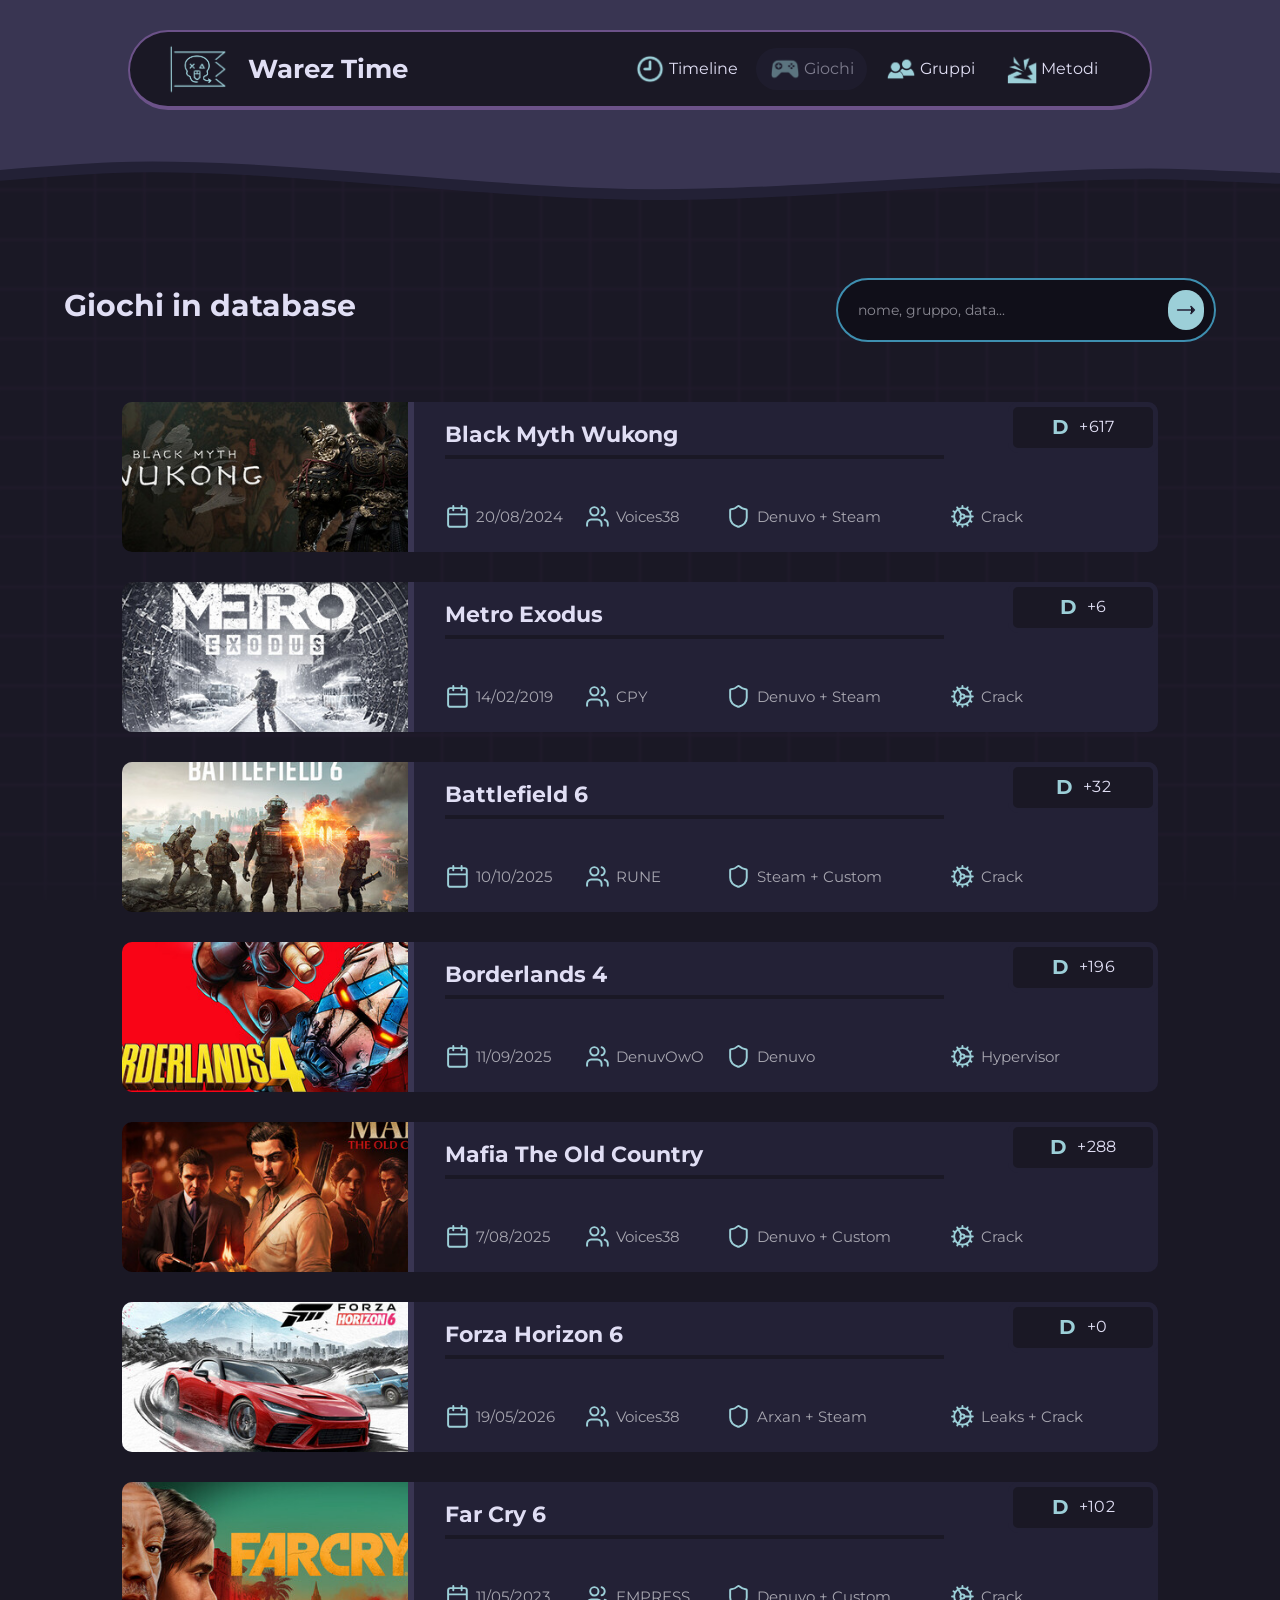
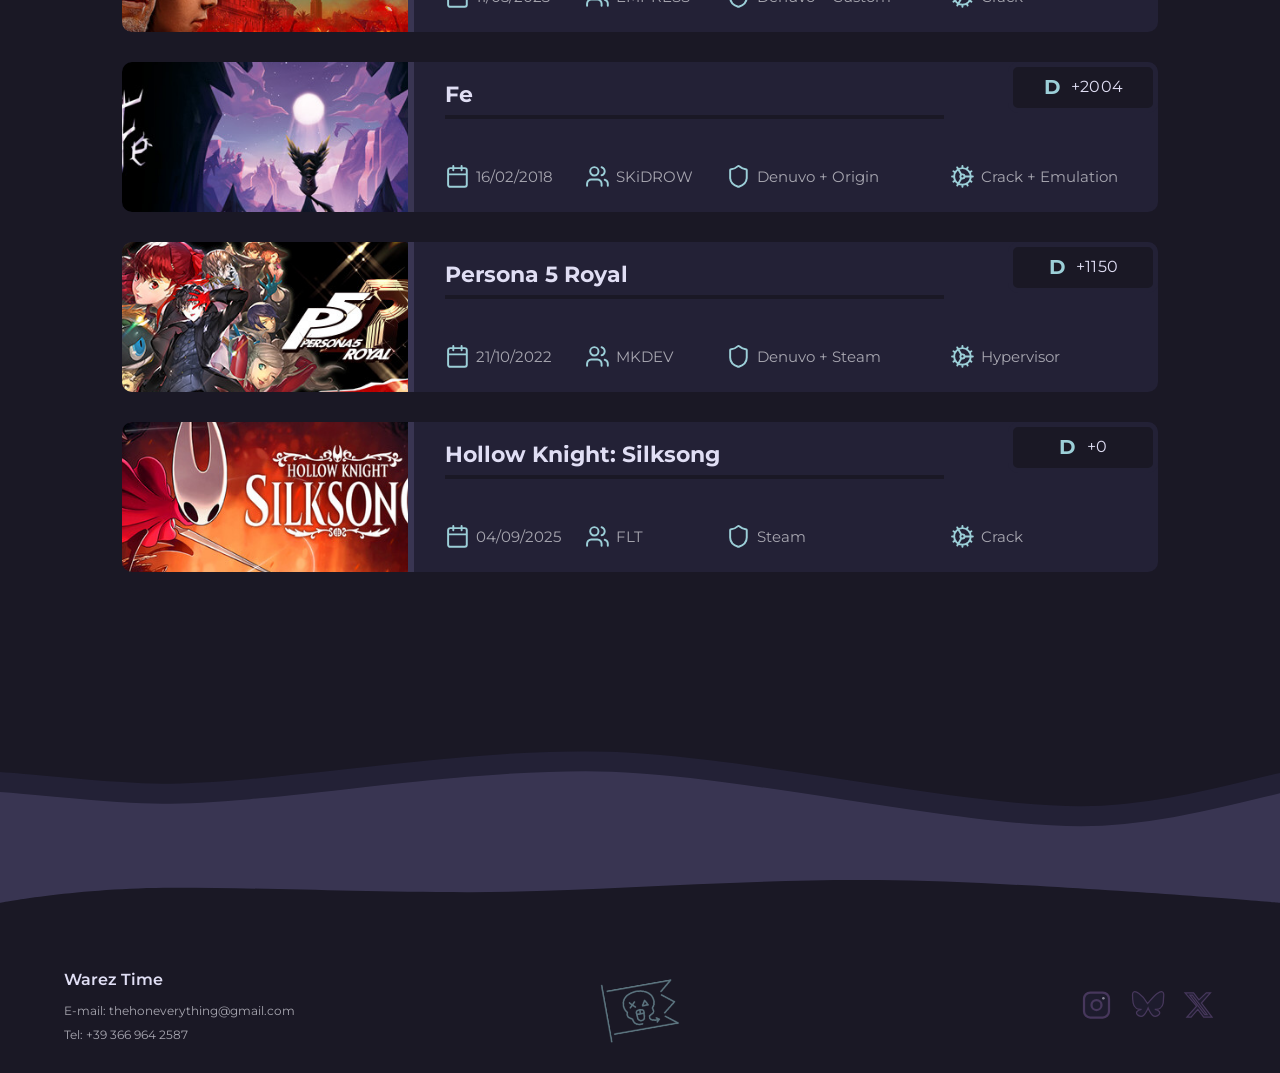
<file: giochi.html>
<!DOCTYPE html>
<html lang="it">
<head>
  <meta charset="UTF-8" />
  <meta name="viewport" content="width=device-width, initial-scale=1.0" />
  <title>Warez Time</title>
  <link rel="stylesheet" href="./css/style.css" />
  <link rel="icon" type="image/x-icon" href="./assets/icone/logoSkull.png">
</head>
<body data-page="giochi">

  <!-- BACKGROUND FISSO -->
  <div class="container-griglia">
    <img src="./assets/griglia.png" alt="" class="griglia"/>
  </div>

  <!-- NAVBAR -->
  <header class="navbar-container">
    <nav class="navbar">
      <a href="./index.html" class="nav-marchio">
        <img  class="nav-pittogramma" src="./assets/icone/logo.png"/>
        <span>Warez Time</span>
      </a>
      <ul class="nav-parte-link">
        <li><a href="./timeline.html" class="nav-link">
          <img class="nav-icona" src="./assets/icone/ico1.png"/><span>Timeline</span></a>
        </li>
        <li><a class="nav-link attivo">
          <img class="nav-icona" src="./assets/icone/ico2.png"/><span>Giochi</span></a>
        </li>
        <li><a href="./gruppi.html" class="nav-link">
          <img class="nav-icona" src="./assets/icone/ico3.png"/><span>Gruppi</span></a>
        </li>
        <li><a href="./metodi.html" class="nav-link">
          <img class="nav-icona" src="./assets/icone/ico4.png"/><span>Metodi</span></a>
        </li>
      </ul>
    </nav>
    <svg class="disegno-navbar" xmlns="http://www.w3.org/2000/svg" preserveAspectRatio="none" viewBox="0 0 1440 222" width="1440" height="222">
      <path d="M737 212C549.5 212 290 150.396 128 162C-34 173.604 -148.5 210.914 -217 188.534C-285.5 166.155 -244 -22 -244 -22L1633.5 -18.2701C1633.5 -18.2701 1810 179.831 1724.5 188.534C1639 197.237 1475.5 184.118 1334 175C1192.5 165.882 924.5 212 737 212Z" fill="#393552" stroke="#232136" stroke-width="20"/>
    </svg>
  </header>

  <!-- BOTTONE TORNA SU -->
  <button class="pulsante-torna-sopra" id="backToTop">↑</button>

  <!-- ═══════════════════════════════════ giochi ═══ -->
  <section class="sezione-scura">
    <div class="cont-tit-sezione-scura sezione-importante">
      <h2 class="titolo-sezione">Giochi in database</h2>
      <div class="newsletter-form">
        <input type="text" placeholder="nome, gruppo, data..." class="newsletter-input"/>
        <button class="newsletter-btn">
          <svg class="freccia-svg-form" viewBox="0 0 48 48" xmlns="http://www.w3.org/2000/svg">
            <path d="M36 32L44 24L36 16M44 24H4" stroke="#393552" stroke-width="4" stroke-linecap="round" stroke-linejoin="round"/>
          </svg>
        </button>
      </div>
    </div>
    <div id="giochi-container">
      <!-- qui verrano inseriti i giochi dallo script -->
    </div>
    <p id="status">Caricamento...</p>
  </section>

  <!-- ═══════════════════════════════════ FOOTER ═══ -->

  <section class="sezione-con-svg">
    <svg class="disegno-newsletter" xmlns="http://www.w3.org/2000/svg" preserveAspectRatio="none" width="1440" height="288" viewBox="0 0 1440 288" fill="none">
      <path d="M182 42.4999C54 42.4999 -99.5 4.49992 -185.5 55.4999C-271.5 106.5 -113 224.5 -113 224.5L1569.5 277C1569.5 277 1612 52.9999 1555 26.9999C1498 0.999926 1363 65 1216 64.9999C1069 64.9998 822.5 9.99995 658.5 10C494.5 10.0001 310 42.4999 182 42.4999Z" fill="#393552" stroke="#232136" stroke-width="20"/>
    </svg>
    </section>
  </section>

  <section class="sezione-con-svg">
    <svg class="disegno-footbar" xmlns="http://www.w3.org/2000/svg" preserveAspectRatio="none" width="1439" height="269" viewBox="0 0 1439 269" fill="none">
      <path d="M194.5 20.7366C89 20.7366 0 61.2366 0 61.2366V268.737H1439V61.2366C1439 61.2366 1153 3.73658 988.5 0.236581C824 -3.26342 657 33.2366 525 32.7366C393 32.2366 300 20.7366 194.5 20.7366Z" fill="#1A1825"/>
    </svg>
    <footer class="footer">
      <div class="footer-sx">
        <div class="footer-logo">
          <span class="nav-marchio">Warez Time</span>
        </div>
        <p class="footer-contatti">E-mail: thehoneverything@gmail.com</p>
        <p class="footer-contatti">Tel: +39 366 964 2587</p>
      </div>
        <img  class="footer-pittogramma" src="./assets/icone/logo.png"/>
      <div class="footer-dx">
        <a href="https://www.instagram.com/" class="footer-social">
          <svg width="44" height="44" viewBox="0 0 24 24" fill="none" stroke="currentColor" stroke-width="1.8"><rect x="2" y="2" width="20" height="20" rx="5" ry="5"/><circle cx="12" cy="12" r="4"/><circle cx="17.5" cy="6.5" r="1" fill="currentColor" stroke="none"/></svg>
        </a>
        <a href="https://bsky.app/" class="footer-social">
          <svg width="44" height="44" viewBox="0 0 24 24" fill="currentColor"><path d="M12 10.8c-1.087-2.114-4.046-6.053-6.798-7.995C2.566.944 1.561 1.266.902 1.565.139 1.908 0 3.08 0 3.768c0 .69.378 5.65.504 6.479.658 4.215 3.925 5.502 6.747 5.183-.041.01-.083.018-.124.025C4.102 15.887 1.271 18.415 4.9 20.519c3.421 1.972 5.289-1.437 6.577-3.923.539-1.03.867-1.829 1.02-2.227.152.398.48 1.198 1.02 2.227 1.288 2.486 3.156 5.895 6.577 3.923 3.629-2.104.798-4.632-2.124-5.064a5.716 5.716 0 0 1-.124-.025c2.822.319 6.09-.968 6.747-5.183C24.628 9.418 25 4.458 25 3.768c0-.688-.139-1.86-.902-2.203-.659-.299-1.664-.621-4.3 1.24C17.046 4.747 14.087 8.686 12 10.8z"/></svg>
        </a>
        <a href="https://x.com" class="footer-social">
          <svg width="44" height="44" viewBox="0 0 24 24" fill="currentColor"><path d="M18.244 2.25h3.308l-7.227 8.26 8.502 11.24H16.17l-4.714-6.231-5.401 6.231H2.746l7.73-8.835L1.254 2.25H8.08l4.259 5.631 5.905-5.631Zm-1.161 17.52h1.833L7.084 4.126H5.117Z"/></svg>
        </a>
      </div>
    </footer>
  </section>
  <script src="./js/script.js"></script>
</body>
</html>
</file>
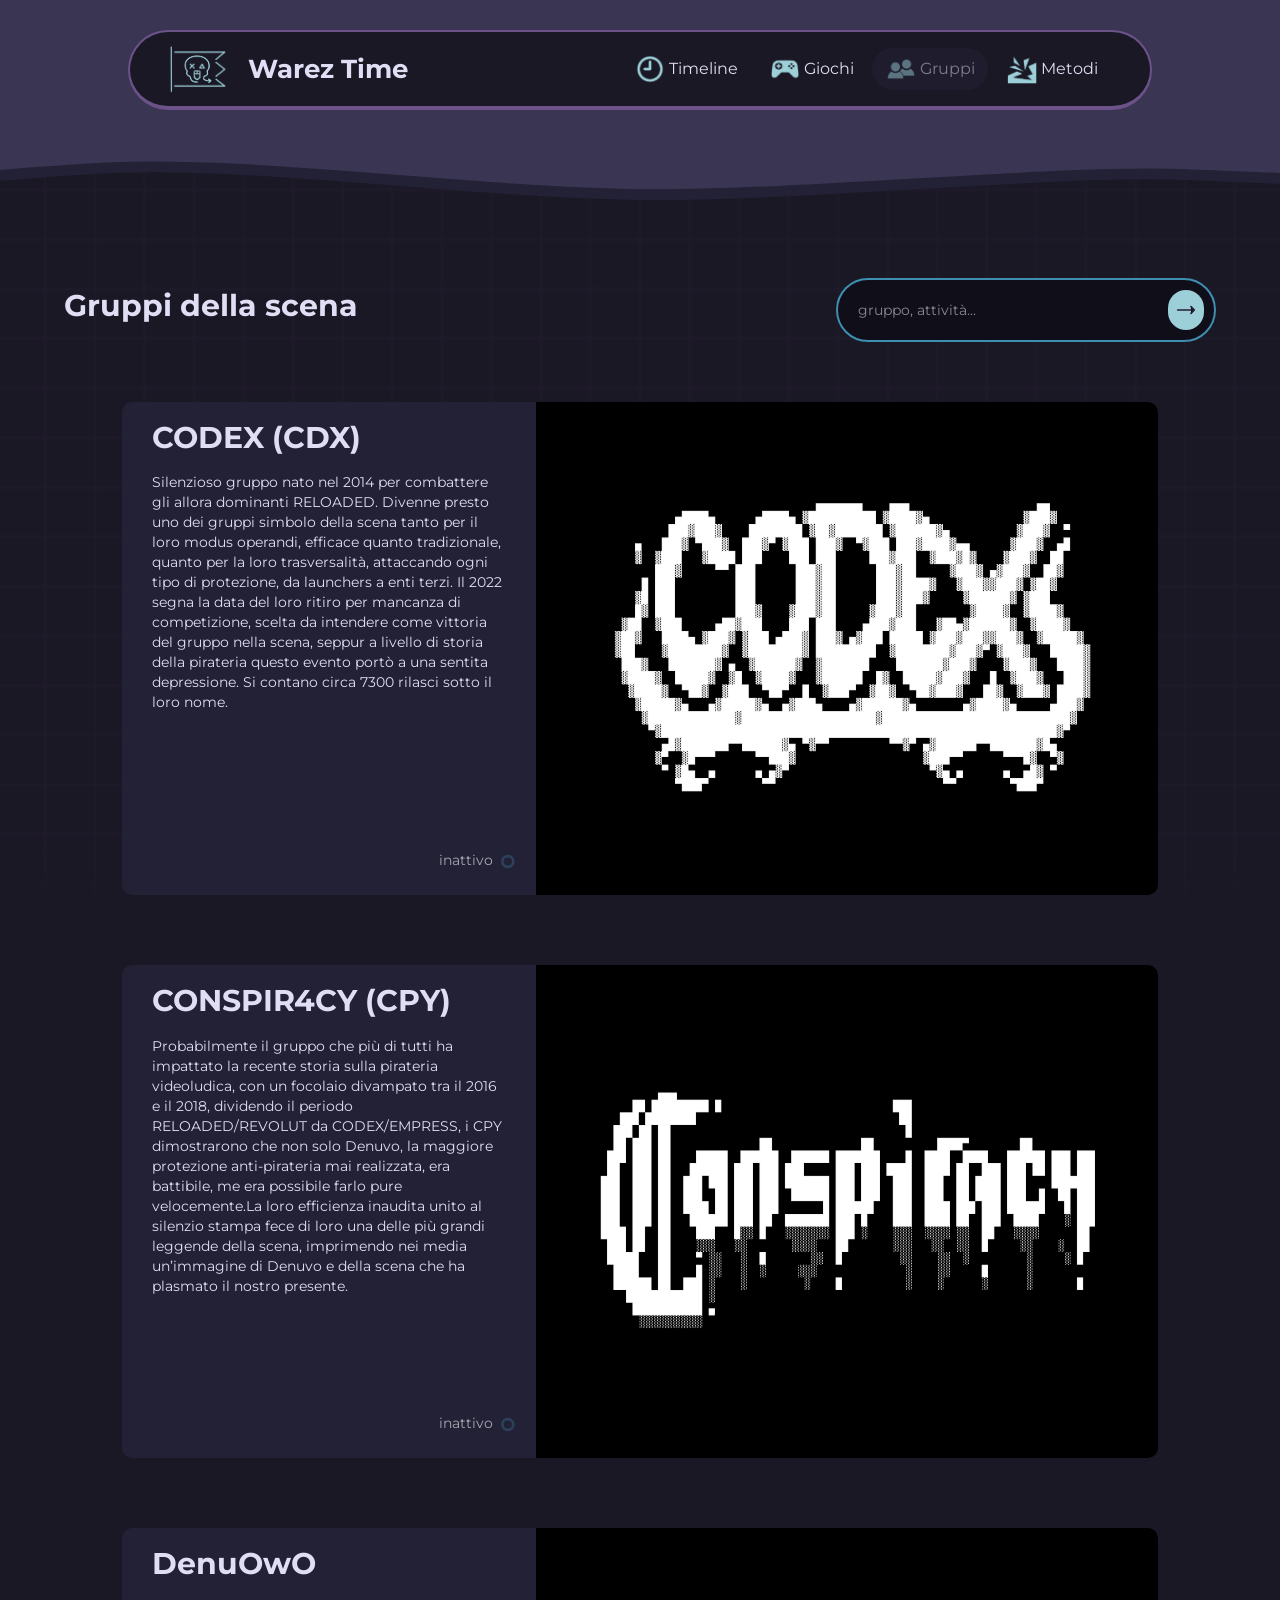
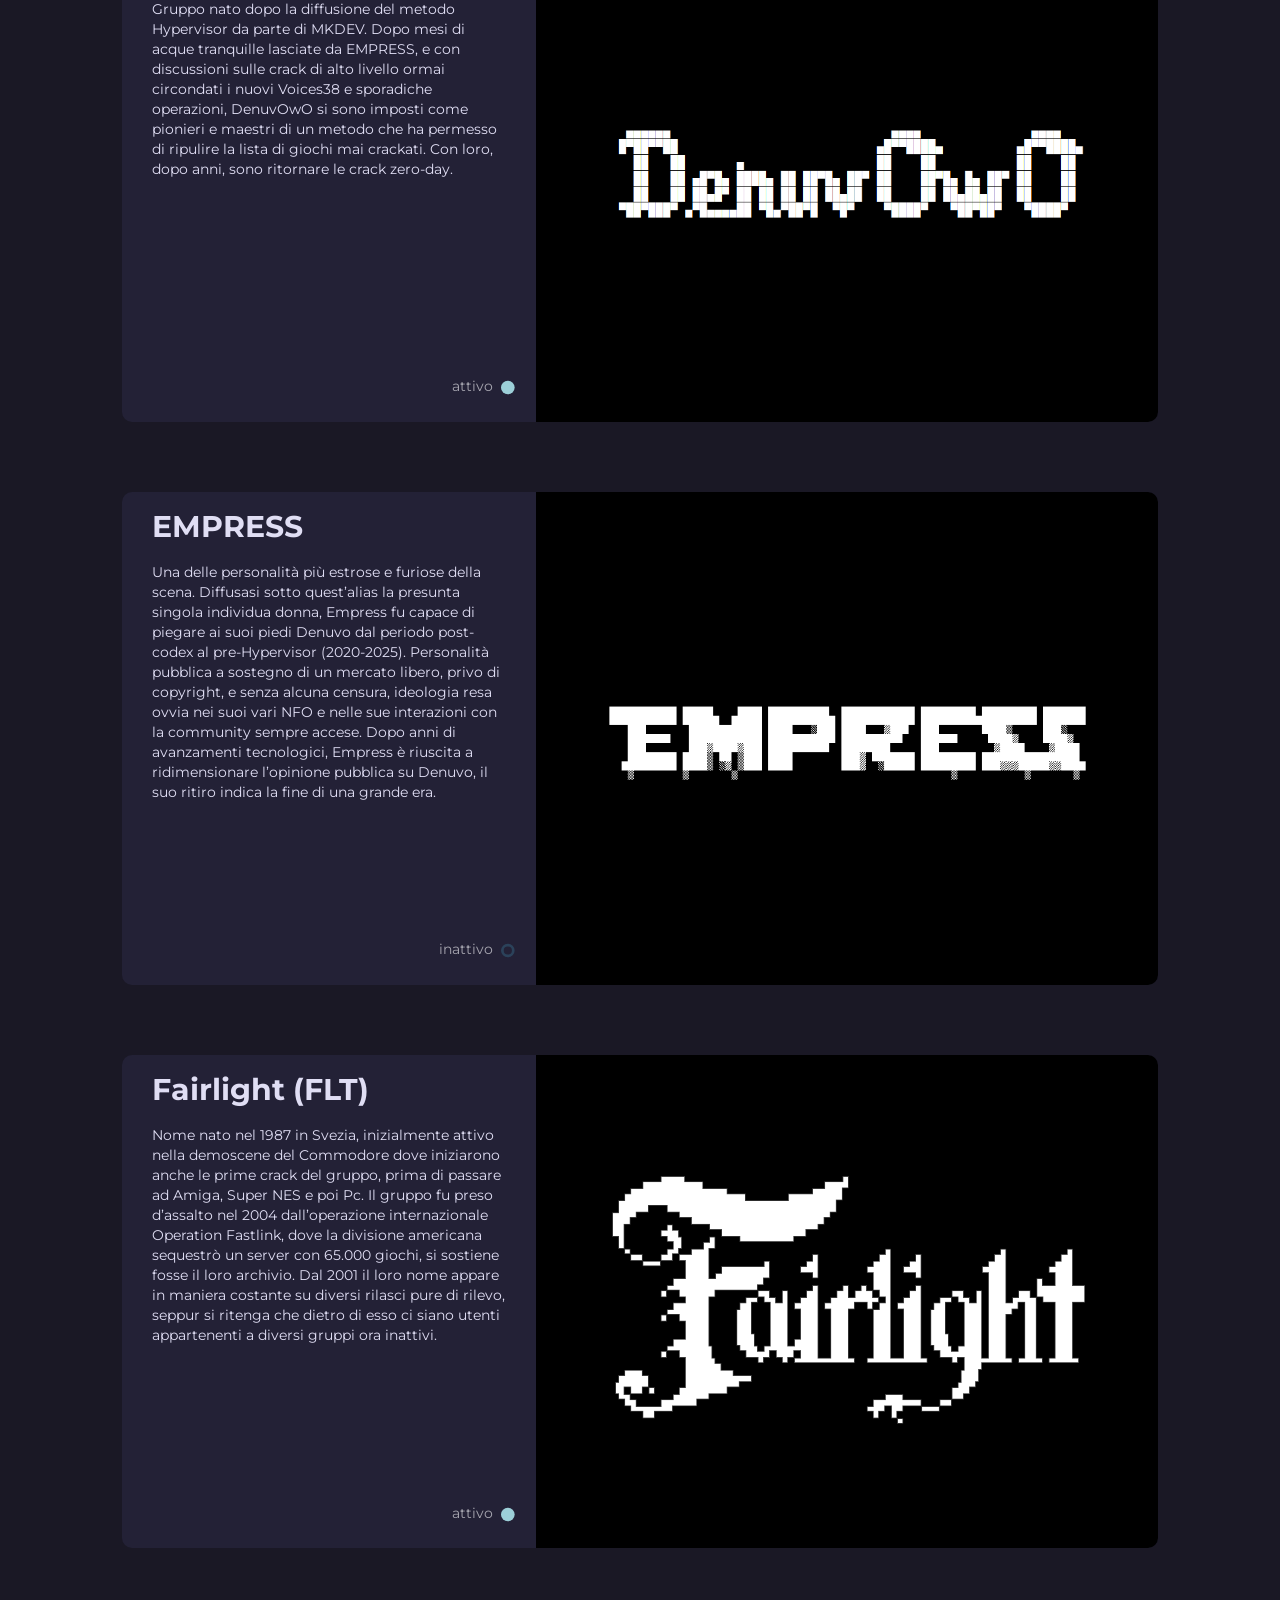
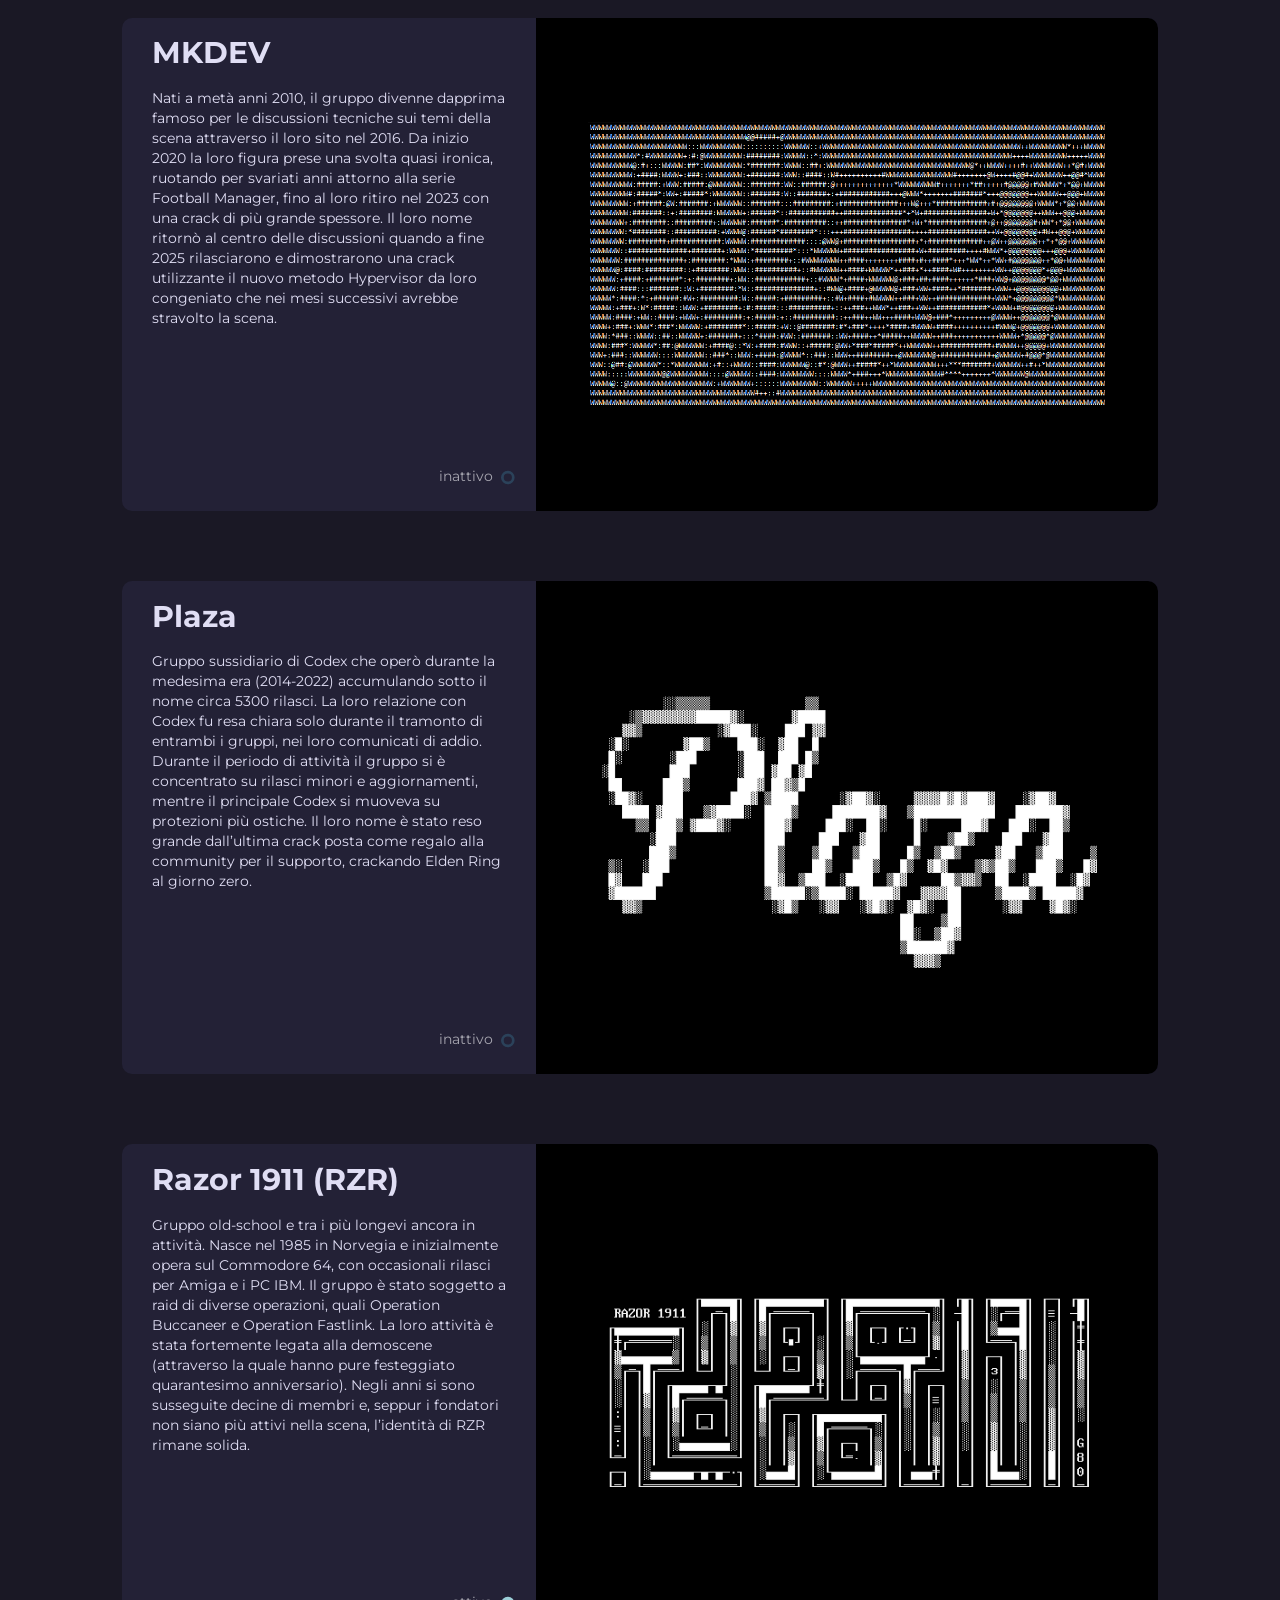
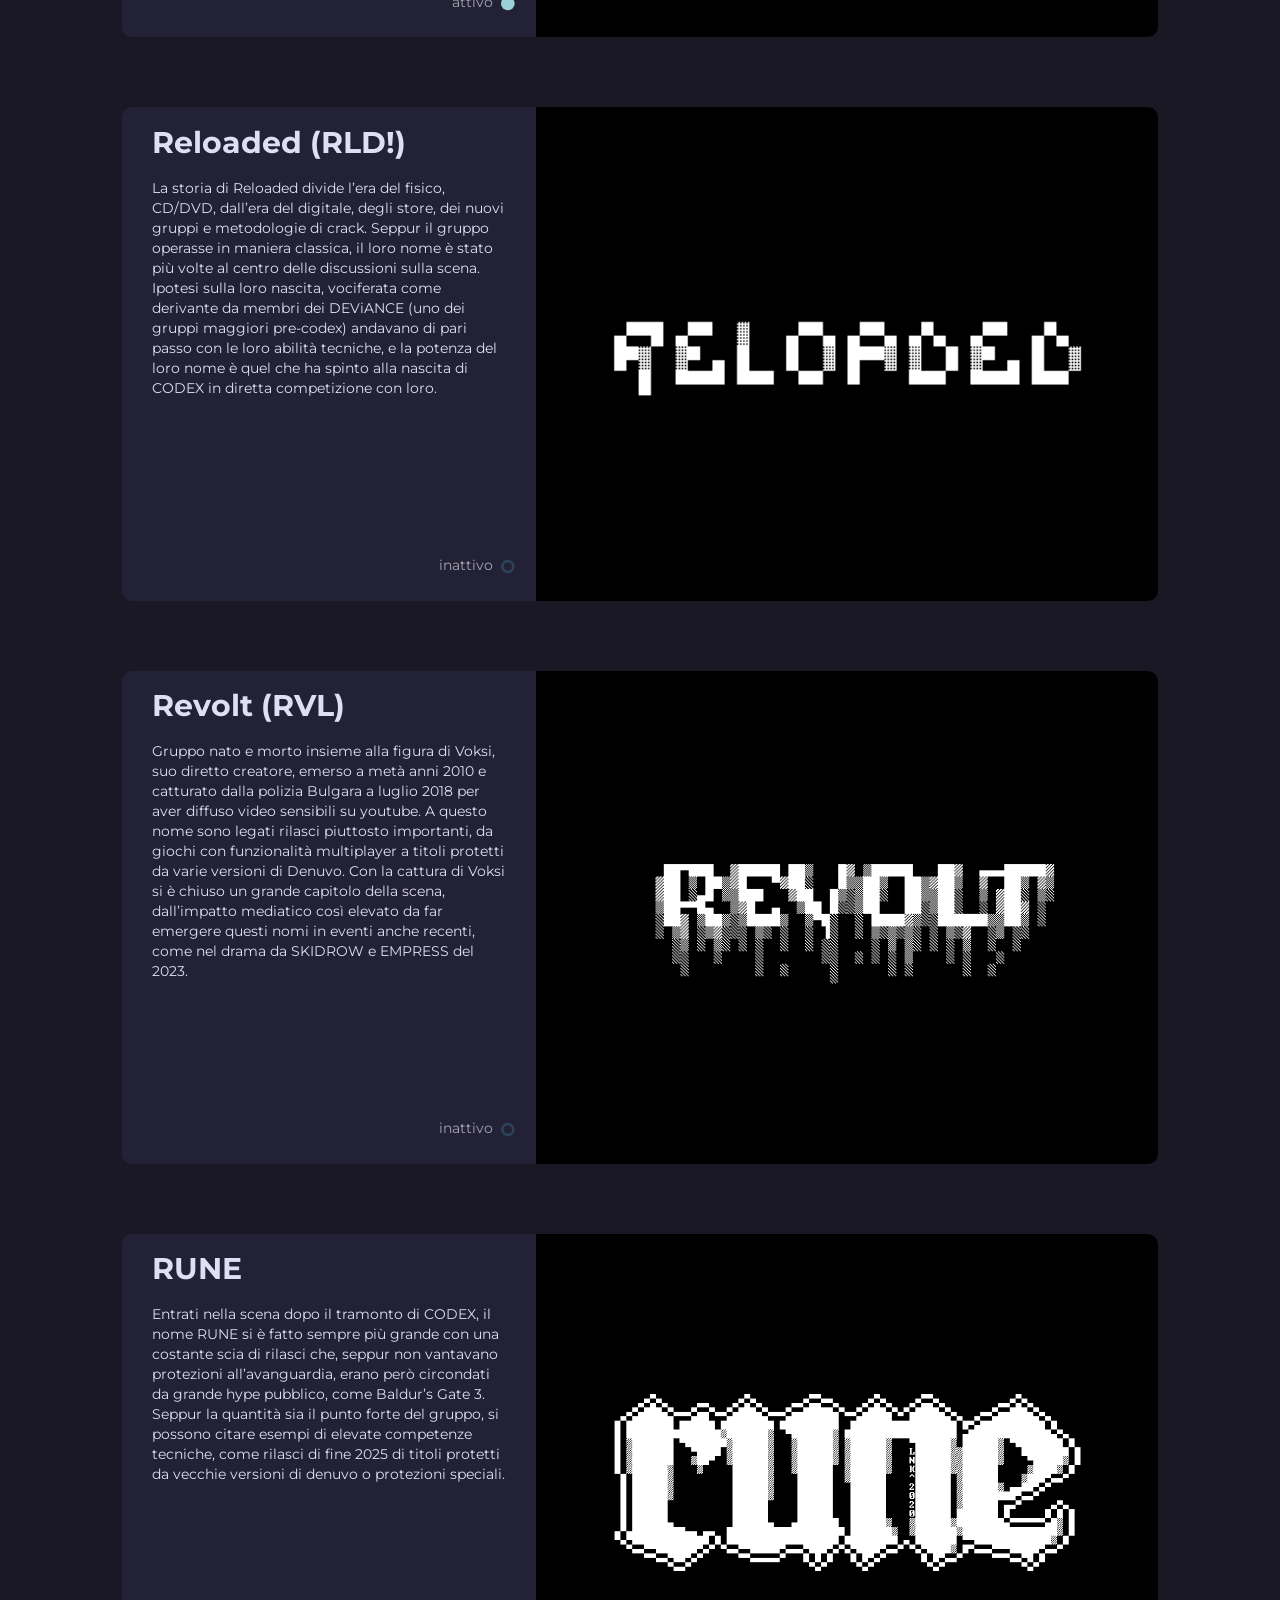
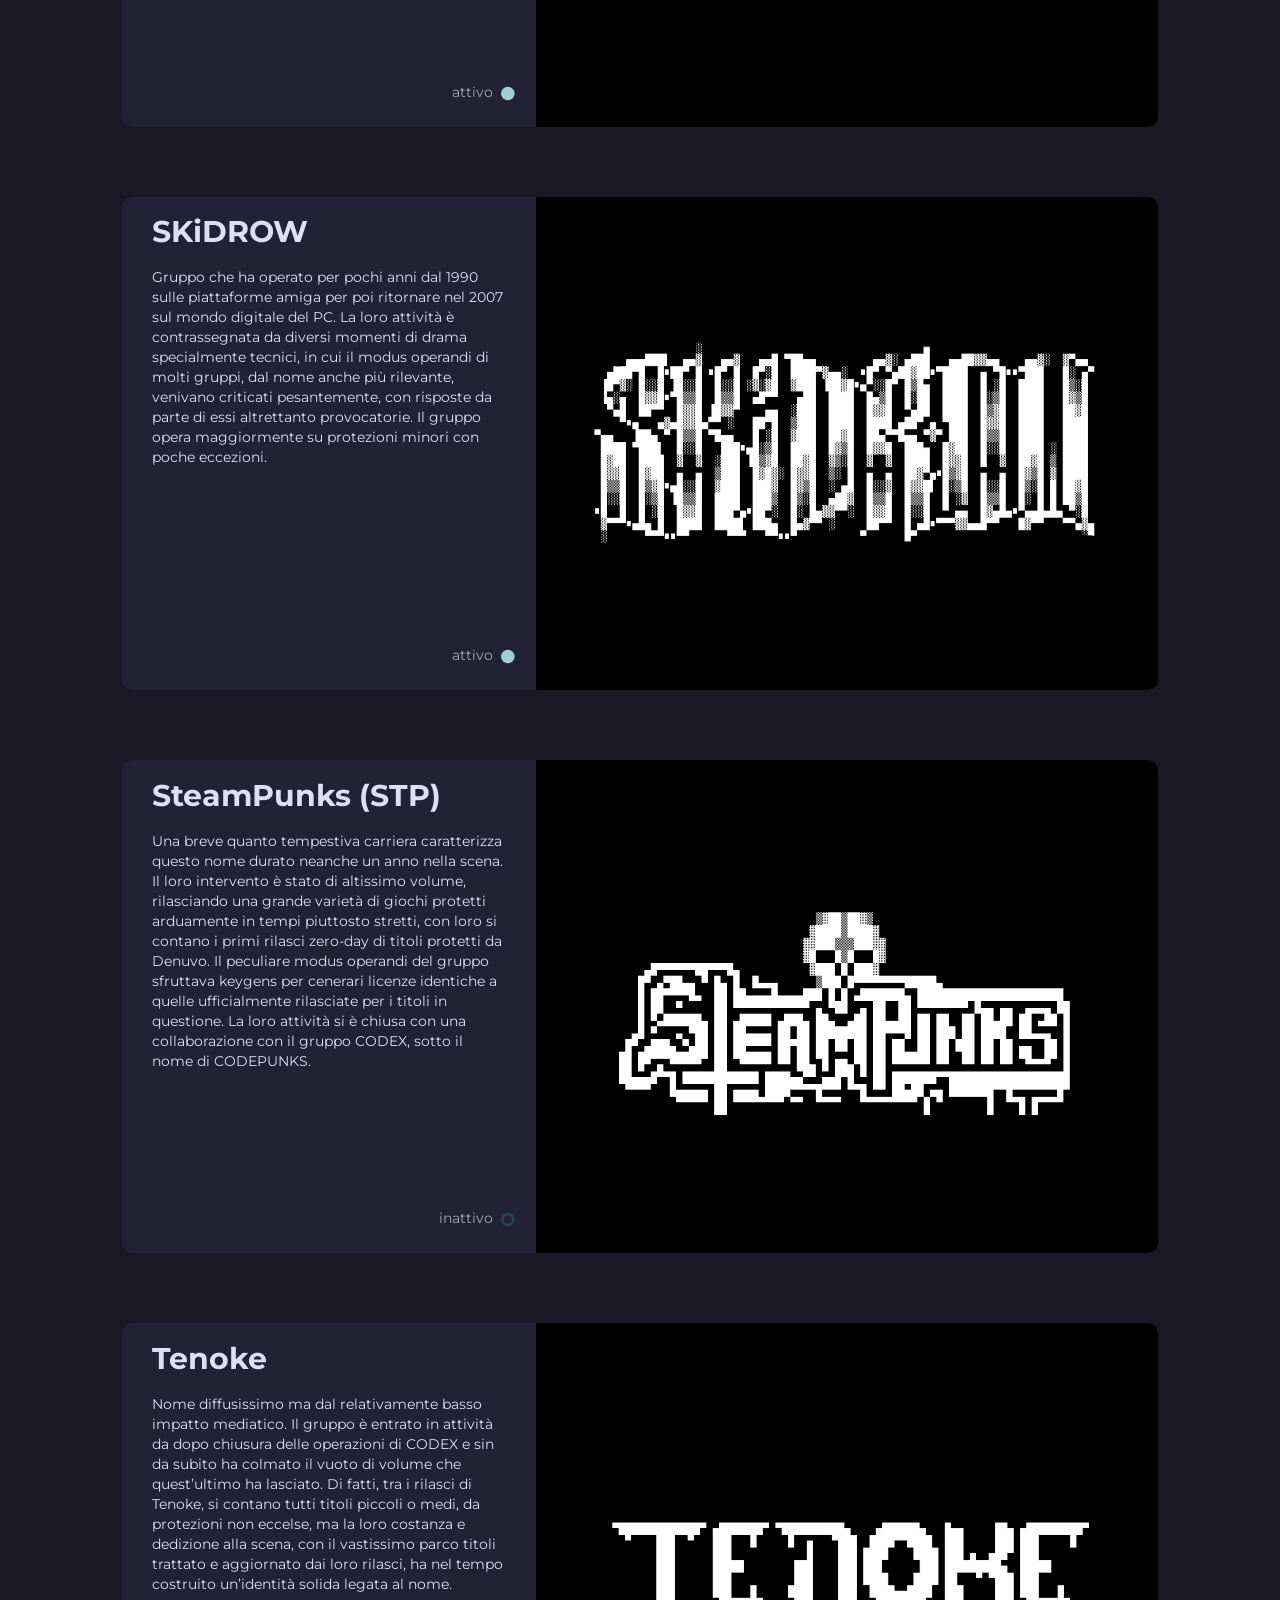
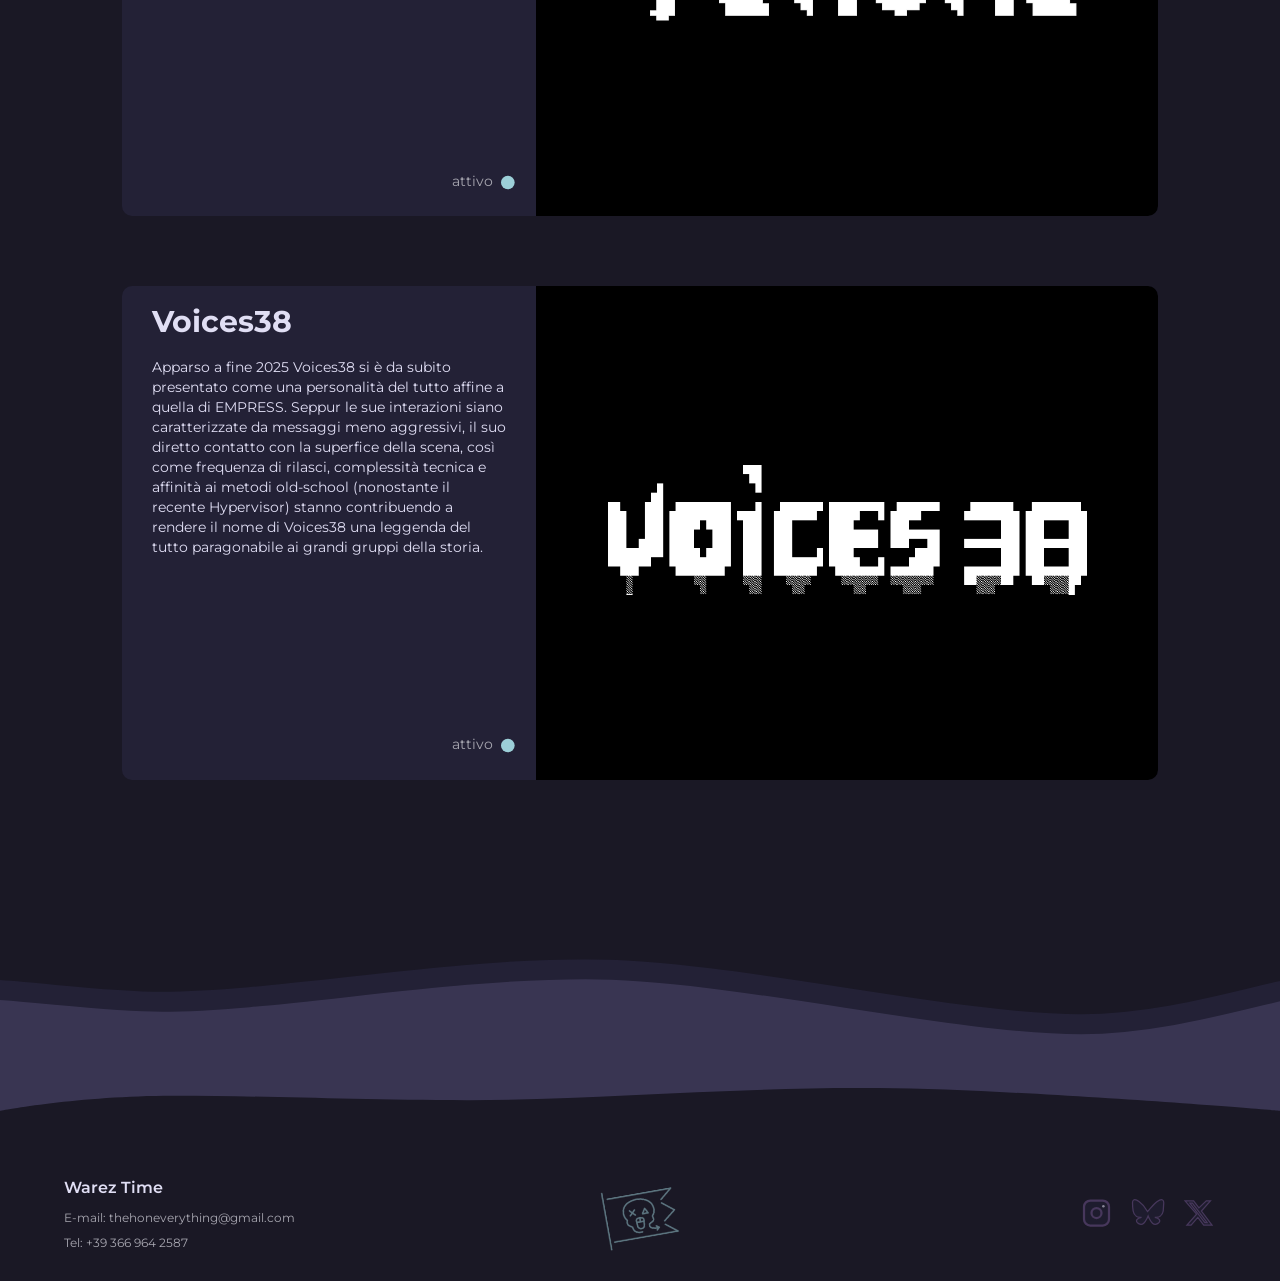
<file: gruppi.html>
<!DOCTYPE html>
<html lang="it">
<head>
  <meta charset="UTF-8" />
  <meta name="viewport" content="width=device-width, initial-scale=1.0" />
  <title>Warez Time</title>
  <link rel="stylesheet" href="./css/style.css" />
  <link rel="icon" type="image/x-icon" href="./assets/icone/logoSkull.png">
</head>
<body data-page="gruppi">

  <!-- BACKGROUND FISSO -->
  <div class="container-griglia">
    <img src="./assets/griglia.png" alt="" class="griglia"/>
  </div>

  <!-- NAVBAR -->
  <header class="navbar-container">
    <nav class="navbar">
      <a href="./index.html" class="nav-marchio">
        <img  class="nav-pittogramma" src="./assets/icone/logo.png"/>
        <span>Warez Time</span>
      </a>
      <ul class="nav-parte-link">
        <li><a href="./timeline.html" class="nav-link">
          <img class="nav-icona" src="./assets/icone/ico1.png"/><span>Timeline</span></a>
        </li>
        <li><a href="./giochi.html" class="nav-link">
          <img class="nav-icona" src="./assets/icone/ico2.png"/><span>Giochi</span></a>
        </li>
        <li><a class="nav-link attivo">
          <img class="nav-icona" src="./assets/icone/ico3.png"/><span>Gruppi</span></a>
        </li>
        <li><a href="./metodi.html" class="nav-link">
          <img class="nav-icona" src="./assets/icone/ico4.png"/><span>Metodi</span></a>
        </li>
      </ul>
    </nav>
    <svg class="disegno-navbar" xmlns="http://www.w3.org/2000/svg" preserveAspectRatio="none" viewBox="0 0 1440 222" width="1440" height="222">
      <path d="M737 212C549.5 212 290 150.396 128 162C-34 173.604 -148.5 210.914 -217 188.534C-285.5 166.155 -244 -22 -244 -22L1633.5 -18.2701C1633.5 -18.2701 1810 179.831 1724.5 188.534C1639 197.237 1475.5 184.118 1334 175C1192.5 165.882 924.5 212 737 212Z" fill="#393552" stroke="#232136" stroke-width="20"/>
    </svg>
  </header>

  <!-- BOTTONE TORNA SU -->
  <button class="pulsante-torna-sopra" id="backToTop">↑</button>

  <!-- ═══════════════════════════════════ gruppi ═══ -->
  <section class="sezione-scura">
    <div class="cont-tit-sezione-scura sezione-importante">
      <h2 class="titolo-sezione">Gruppi della scena</h2>
      <div class="newsletter-form">
        <input type="text" placeholder="gruppo, attività..." class="newsletter-input"/>
        <button class="newsletter-btn">
          <svg class="freccia-svg-form" viewBox="0 0 48 48" xmlns="http://www.w3.org/2000/svg">
            <path d="M36 32L44 24L36 16M44 24H4" stroke="#393552" stroke-width="4" stroke-linecap="round" stroke-linejoin="round"/>
          </svg>
        </button>
      </div>
    </div>
    <div id="gruppi-grande-container">
      <!-- qui verrano inseriti i gruppi dallo script -->
    </div>
    <p id="status">Caricamento...</p>
  </section>

  <!-- ═══════════════════════════════════ FOOTER ═══ -->

  <section class="sezione-con-svg">
    <svg class="disegno-newsletter" xmlns="http://www.w3.org/2000/svg" preserveAspectRatio="none" width="1440" height="288" viewBox="0 0 1440 288" fill="none">
      <path d="M182 42.4999C54 42.4999 -99.5 4.49992 -185.5 55.4999C-271.5 106.5 -113 224.5 -113 224.5L1569.5 277C1569.5 277 1612 52.9999 1555 26.9999C1498 0.999926 1363 65 1216 64.9999C1069 64.9998 822.5 9.99995 658.5 10C494.5 10.0001 310 42.4999 182 42.4999Z" fill="#393552" stroke="#232136" stroke-width="20"/>
    </svg>
  </section>

  <section class="sezione-con-svg">
    <svg class="disegno-footbar" xmlns="http://www.w3.org/2000/svg" preserveAspectRatio="none" width="1439" height="269" viewBox="0 0 1439 269" fill="none">
      <path d="M194.5 20.7366C89 20.7366 0 61.2366 0 61.2366V268.737H1439V61.2366C1439 61.2366 1153 3.73658 988.5 0.236581C824 -3.26342 657 33.2366 525 32.7366C393 32.2366 300 20.7366 194.5 20.7366Z" fill="#1A1825"/>
    </svg>
    <footer class="footer">
      <div class="footer-sx">
        <div class="footer-logo">
          <span class="nav-marchio">Warez Time</span>
        </div>
        <p class="footer-contatti">E-mail: thehoneverything@gmail.com</p>
        <p class="footer-contatti">Tel: +39 366 964 2587</p>
      </div>
        <img  class="footer-pittogramma" src="./assets/icone/logo.png"/>
      <div class="footer-dx">
        <a href="https://www.instagram.com/" class="footer-social">
          <svg width="44" height="44" viewBox="0 0 24 24" fill="none" stroke="currentColor" stroke-width="1.8"><rect x="2" y="2" width="20" height="20" rx="5" ry="5"/><circle cx="12" cy="12" r="4"/><circle cx="17.5" cy="6.5" r="1" fill="currentColor" stroke="none"/></svg>
        </a>
        <a href="https://bsky.app/" class="footer-social">
          <svg width="44" height="44" viewBox="0 0 24 24" fill="currentColor"><path d="M12 10.8c-1.087-2.114-4.046-6.053-6.798-7.995C2.566.944 1.561 1.266.902 1.565.139 1.908 0 3.08 0 3.768c0 .69.378 5.65.504 6.479.658 4.215 3.925 5.502 6.747 5.183-.041.01-.083.018-.124.025C4.102 15.887 1.271 18.415 4.9 20.519c3.421 1.972 5.289-1.437 6.577-3.923.539-1.03.867-1.829 1.02-2.227.152.398.48 1.198 1.02 2.227 1.288 2.486 3.156 5.895 6.577 3.923 3.629-2.104.798-4.632-2.124-5.064a5.716 5.716 0 0 1-.124-.025c2.822.319 6.09-.968 6.747-5.183C24.628 9.418 25 4.458 25 3.768c0-.688-.139-1.86-.902-2.203-.659-.299-1.664-.621-4.3 1.24C17.046 4.747 14.087 8.686 12 10.8z"/></svg>
        </a>
        <a href="https://x.com" class="footer-social">
          <svg width="44" height="44" viewBox="0 0 24 24" fill="currentColor"><path d="M18.244 2.25h3.308l-7.227 8.26 8.502 11.24H16.17l-4.714-6.231-5.401 6.231H2.746l7.73-8.835L1.254 2.25H8.08l4.259 5.631 5.905-5.631Zm-1.161 17.52h1.833L7.084 4.126H5.117Z"/></svg>
        </a>
      </div>
    </footer>
  </section>
  <script src="./js/script.js"></script>
</body>
</html>
</file>
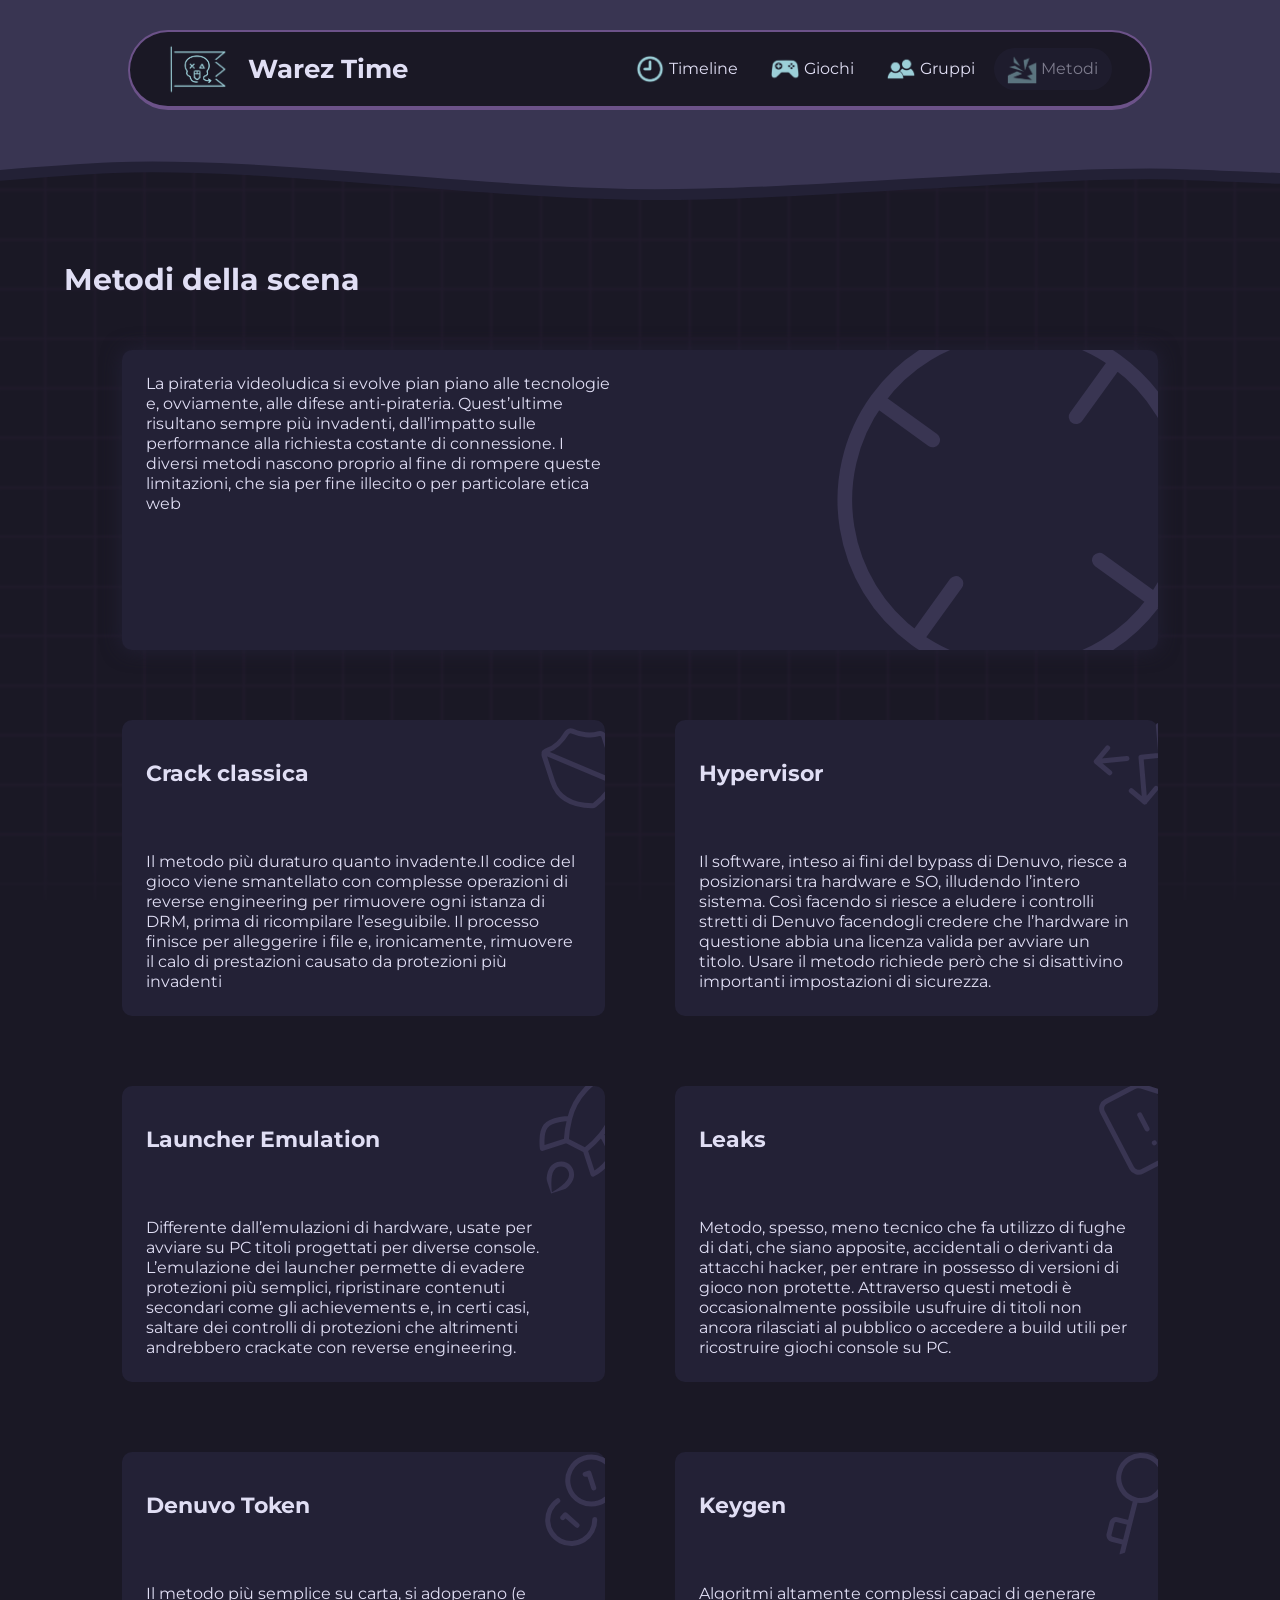
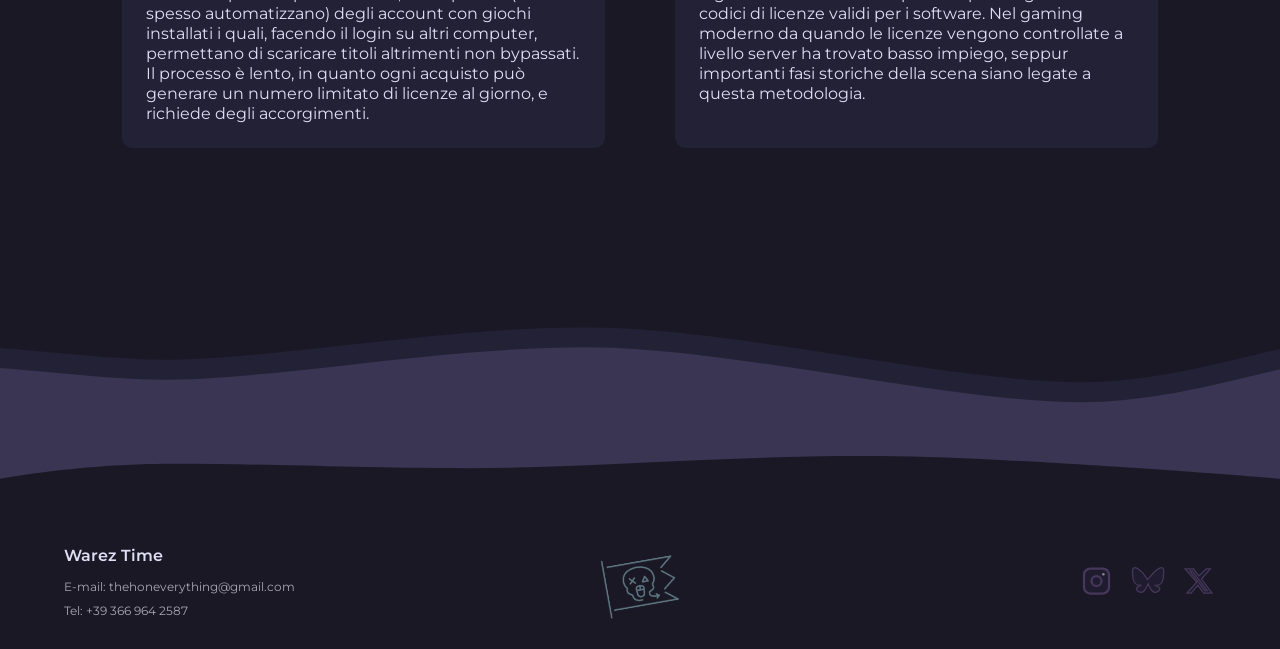
<file: metodi.html>
<!DOCTYPE html>
<html lang="it">
<head>
  <meta charset="UTF-8" />
  <meta name="viewport" content="width=device-width, initial-scale=1.0" />
  <title>Warez Time</title>
  <link rel="stylesheet" href="./css/style.css" />
  <link rel="icon" type="image/x-icon" href="./assets/icone/logoSkull.png">
</head>
<body data-page="gruppi">

  <!-- BACKGROUND FISSO -->
  <div class="container-griglia">
    <img src="./assets/griglia.png" alt="" class="griglia"/>
  </div>

  <!-- NAVBAR -->
  <header class="navbar-container">
    <nav class="navbar">
      <a href="./index.html" class="nav-marchio">
        <img  class="nav-pittogramma" src="./assets/icone/logo.png"/>
        <span>Warez Time</span>
      </a>
      <ul class="nav-parte-link">
        <li><a href="./timeline.html" class="nav-link">
          <img class="nav-icona" src="./assets/icone/ico1.png"/><span>Timeline</span></a>
        </li>
        <li><a href="./giochi.html" class="nav-link">
          <img class="nav-icona" src="./assets/icone/ico2.png"/><span>Giochi</span></a>
        </li>
        <li><a href="./gruppi.html" class="nav-link">
          <img class="nav-icona" src="./assets/icone/ico3.png"/><span>Gruppi</span></a>
        </li>
        <li><a class="nav-link attivo">
          <img class="nav-icona" src="./assets/icone/ico4.png"/><span>Metodi</span></a>
        </li>
      </ul>
    </nav>
    <svg class="disegno-navbar" xmlns="http://www.w3.org/2000/svg" preserveAspectRatio="none" viewBox="0 0 1440 222" width="1440" height="222">
      <path d="M737 212C549.5 212 290 150.396 128 162C-34 173.604 -148.5 210.914 -217 188.534C-285.5 166.155 -244 -22 -244 -22L1633.5 -18.2701C1633.5 -18.2701 1810 179.831 1724.5 188.534C1639 197.237 1475.5 184.118 1334 175C1192.5 165.882 924.5 212 737 212Z" fill="#393552" stroke="#232136" stroke-width="20"/>
    </svg>
  </header>

  <!-- BOTTONE TORNA SU -->
  <button class="pulsante-torna-sopra" id="backToTop">↑</button>

  <!-- ═══════════════════════════════════ metodi ═══ -->
  <section class="sezione-scura" id="gruppiGrande">
    <div class="cont-tit-sezione-scura sezione-importante">
      <h2 class="titolo-sezione">Metodi della scena</h2>
    </div>
    <div id="metodi-grande-container">

      <div class="pnl-introduzione-metodi">
        <div class="introduzione-testo">
          La pirateria videoludica si evolve pian piano alle tecnologie e, ovviamente, alle difese
          anti-pirateria. Quest’ultime risultano sempre più invadenti, dall’impatto sulle performance
          alla richiesta costante di connessione. I diversi metodi nascono proprio al fine di rompere
          queste limitazioni, che sia per fine illecito o per particolare etica web
        </div>
        <svg width="236" height="204" viewBox="0 0 200 204" fill="none" xmlns="http://www.w3.org/2000/svg">
          <path d="M215.864 170.165C178.244 222.314 105.472 234.093 53.3228 196.474M215.864 170.165C253.483 118.015 241.704 45.243 189.554 7.6238M215.864 170.165L178.094 142.918M53.3228 196.474C1.17319 158.855 -10.606 86.0829 27.0133 33.9333M53.3228 196.474L80.569 158.704M27.0133 33.9333C64.6325 -18.2163 137.404 -29.9954 189.554 7.6238M27.0133 33.9333L64.7833 61.1796M189.554 7.6238L162.308 45.3939" stroke="#393552" stroke-opacity="1" stroke-width="10" stroke-linecap="round" stroke-linejoin="round"/>
        </svg>
      </div>

      <div class="pnl-metodo">
          <div class="metodo-parte-sopra">
            <div class="metodo-titolo">
              Crack classica
            </div>
            <svg xmlns="http://www.w3.org/2000/svg" width="83" height="108" viewBox="0 0 83 108" fill="none">
              <g clip-path="url(#clip0_333_1086)">
                <path d="M22.1292 32.3823L90.8744 61.3896M90.2867 42.2873C96.3532 60.9158 86.3466 74.4766 72.607 84.9262C71.8849 85.4655 70.9991 85.7395 70.0986 85.7019C52.8153 85.3964 36.7421 80.3287 30.6756 61.7003L22.1824 35.6204C21.8606 34.6323 21.9445 33.5568 22.4157 32.6306C22.8869 31.7043 23.7067 31.0032 24.6948 30.6814C32.1462 28.2548 40.0044 20.7507 44.6429 12.9765C45.2126 12.0451 46.096 11.3476 47.1342 11.0095C48.1723 10.6714 49.2971 10.7149 50.306 11.1322C58.6823 14.7092 69.4031 16.1217 76.8545 13.6951C77.8426 13.3733 78.9181 13.4572 79.8443 13.9283C80.7706 14.3995 81.4717 15.2193 81.7935 16.2074L90.2867 42.2873Z" stroke="#393552" stroke-width="5" stroke-linecap="round" stroke-linejoin="round"/>
              </g>
              <defs>
                <clipPath id="clip0_333_1086">
                  <rect width="94.0387" height="94.0387" fill="white" transform="translate(0 18.1194) rotate(-18.0384)"/>
                </clipPath>
              </defs>
            </svg>
        </div>
        <div class="metodo-singolo-testo">
          Il metodo più duraturo quanto invadente.Il codice del gioco viene smantellato con
          complesse operazioni di reverse engineering per rimuovere ogni istanza di DRM, prima
          di ricompilare l’eseguibile. Il processo finisce per alleggerire i file e,
          ironicamente, rimuovere il calo di prestazioni causato da protezioni più invadenti
        </div>
      </div>

      <div class="pnl-metodo">
        <div class="metodo-parte-sopra">
          <div class="metodo-titolo">
            Hypervisor
          </div>
          <svg xmlns="http://www.w3.org/2000/svg" width="83" height="108" viewBox="0 0 83 108" fill="none">
            <g clip-path="url(#clip0_333_1092)">
              <path d="M51.9494 38.5723L21.285 41.4966M32.6601 27.8788L21.285 41.4966L34.7514 52.7453M69.7642 81.9921L65.9998 37.2324L85.8731 35.3372L83.3636 5.49735M81.1393 68.3743L69.7642 81.9921L56.2977 70.7433" stroke="#393552" stroke-width="5" stroke-linecap="round" stroke-linejoin="round"/>
            </g>
            <defs>
              <clipPath id="clip0_333_1092">
                <rect width="94.0387" height="94.0387" fill="white" transform="translate(0 18.1194) rotate(-18.0384)"/>
              </clipPath>
            </defs>
          </svg>
        </div>
        <div class="metodo-singolo-testo">Il software, inteso ai fini del bypass di Denuvo, riesce a
          posizionarsi tra hardware e SO, illudendo l’intero sistema. Così facendo si riesce a eludere
          i controlli stretti di Denuvo facendogli credere che l’hardware in questione abbia una
          licenza valida per avviare un titolo. Usare il metodo richiede però che si disattivino
          importanti impostazioni di sicurezza.
        </div>
      </div>

      <div class="pnl-metodo">
        <div class="metodo-parte-sopra">
          <div class="metodo-titolo">
            Launcher Emulation
          </div>
          <svg xmlns="http://www.w3.org/2000/svg" width="83" height="108" viewBox="0 0 83 108" fill="none">
            <g clip-path="url(#clip0_333_444)">
              <path d="M63.2645 64.2564L71.0455 88.1493C71.0455 88.1493 84.6688 80.8057 87.0476 72.3673C89.6875 62.9453 79.2666 48.4745 79.2666 48.4745M63.2645 64.2564C69.1117 59.5427 74.4724 54.2557 79.2666 48.4745M63.2645 64.2564L44.2601 54.5894M44.2601 54.5894C44.6546 47.1641 45.7971 39.7975 47.6704 32.6016C50.3392 21.8858 55.7051 12.0309 63.2578 3.97433C70.8105 -4.08226 80.2989 -10.0726 90.8203 -13.427C95.0532 -0.429317 98.7644 23.6261 79.2666 48.4745M44.2601 54.5894L20.3669 62.3704C20.3669 62.3704 18.2799 47.0354 23.6994 40.1437C29.7601 32.4618 47.6704 32.6016 47.6704 32.6016M29.7591 83.0958C24.5519 91.4511 27.9828 110.101 27.9828 110.101C27.9828 110.101 45.0767 101.892 48.7635 92.7629C50.8492 87.644 48.7939 81.4952 43.8049 78.9973C41.3702 77.8294 38.5899 77.6018 35.9976 78.3582C33.4053 79.1147 31.1837 80.8018 29.7591 83.0958Z" stroke="#393552" stroke-width="5" stroke-linecap="round" stroke-linejoin="round"/>
            </g>
            <defs>
              <clipPath id="clip0_333_444">
                <rect width="94.0387" height="94.0387" fill="white" transform="translate(0 18.1194) rotate(-18.0384)"/>
              </clipPath>
            </defs>
          </svg>
        </div>
        <div class="metodo-singolo-testo">Differente dall’emulazioni di hardware, usate per
          avviare su PC titoli progettati per diverse console. L’emulazione dei launcher
          permette di evadere protezioni più semplici, ripristinare contenuti secondari
          come gli achievements e, in certi casi, saltare dei controlli di protezioni che
          altrimenti andrebbero crackate con reverse engineering.
        </div>
      </div>

      <div class="pnl-metodo">
        <div class="metodo-parte-sopra">
          <div class="metodo-titolo">
            Leaks
          </div>
          <svg xmlns="http://www.w3.org/2000/svg" width="83" height="108" viewBox="0 0 83 108" fill="none">
            <g clip-path="url(#clip0_333_233)">
              <path d="M64.7579 28.9408L72.0378 42.9208M79.3176 56.9008L79.3527 56.8825M67.3334 85.3549C65.4695 86.3256 63.2984 86.52 61.2978 85.8954C59.2972 85.2709 57.6309 83.8785 56.6655 82.0246L27.5462 26.1046C26.5808 24.2508 26.3954 22.0873 27.0308 20.0901C27.6662 18.0929 29.0703 16.4255 30.9342 15.4549L59.0462 0.816128C60.1576 0.235088 61.3724 -0.121529 62.6206 -0.233187C63.8688 -0.344845 65.1257 -0.209337 66.3189 0.165532L85.4572 6.14009C86.654 6.50982 87.7645 7.11261 88.7244 7.91364C89.6844 8.71467 90.4748 9.69806 91.0499 10.807L112.889 52.747C113.855 54.6009 114.04 56.7644 113.405 58.7616C112.769 60.7588 111.365 62.4261 109.501 63.3967L67.3334 85.3549Z" stroke="#393552" stroke-width="5" stroke-linecap="round" stroke-linejoin="round"/>
            </g>
            <defs>
              <clipPath id="clip0_333_233">
                <rect width="94.0387" height="94.0387" fill="white" transform="translate(0 18.1194) rotate(-18.0384)"/>
              </clipPath>
            </defs>
          </svg>
        </div>
        <div class="metodo-singolo-testo">Metodo, spesso, meno tecnico che fa utilizzo di
          fughe di dati, che siano apposite, accidentali o derivanti da attacchi hacker,
          per entrare in possesso di versioni di gioco non protette. Attraverso questi
          metodi è occasionalmente possibile usufruire di titoli non ancora rilasciati
          al pubblico o accedere a build utili per ricostruire giochi console su PC.
        </div>
      </div>

      <div class="pnl-metodo">
        <div class="metodo-parte-sopra">
          <div class="metodo-titolo">
            Denuvo Token
          </div>
          <svg xmlns="http://www.w3.org/2000/svg" width="83" height="108" viewBox="0 0 83 108" fill="none">
            <g clip-path="url(#clip0_333_1098)">
              <path d="M72.7252 67.5226C72.8111 71.5849 71.8426 75.6002 69.9143 79.1768C67.9859 82.7533 65.1635 85.769 61.7224 87.9297C58.2812 90.0904 54.3388 91.3224 50.2797 91.5054C46.2205 91.6884 42.1832 90.8162 38.5616 88.974C34.94 87.1317 31.8576 84.3823 29.6153 80.9938C27.3729 77.6053 26.047 73.6934 25.767 69.6398C25.4869 65.5862 26.2623 61.5292 28.0174 57.8646C29.7726 54.1999 32.4475 51.0527 35.7814 48.7299M63.1653 22.2739L66.8909 21.0606L71.7442 35.9634M40.7715 65.698L43.3913 62.7844L55.0456 73.2636M91.6717 21.2321C95.6923 33.578 88.9433 46.8456 76.5974 50.8662C64.2516 54.8867 50.984 48.1377 46.9634 35.7919C42.9428 23.446 49.6918 10.1784 62.0377 6.15783C74.3836 2.13727 87.6512 8.88627 91.6717 21.2321Z" stroke="#393552" stroke-width="5" stroke-linecap="round" stroke-linejoin="round"/>
            </g>
            <defs>
              <clipPath id="clip0_333_1098">
                <rect width="94.0387" height="94.0387" fill="white" transform="translate(0 18.1194) rotate(-18.0384)"/>
              </clipPath>
            </defs>
          </svg>
        </div>
        <div class="metodo-singolo-testo">
          Il metodo più semplice su carta, si adoperano
          (e spesso automatizzano) degli account con giochi installati i quali, facendo
          il login su altri computer, permettano di scaricare titoli altrimenti non bypassati.
          Il processo è lento, in quanto ogni acquisto può generare un numero limitato di licenze
          al giorno, e richiede degli accorgimenti.
        </div>
      </div>

      <div class="pnl-metodo">
        <div class="metodo-parte-sopra">
          <div class="metodo-titolo">
            Keygen
          </div>
          <svg xmlns="http://www.w3.org/2000/svg" width="83" height="108" viewBox="0 0 83 108" fill="none">
            <g clip-path="url(#clip0_333_1006)">
              <path d="M54.8674 70.9167L41.9696 67.5915C40.9291 67.3344 39.8313 67.4959 38.9119 68.0416C37.9924 68.5873 37.3247 69.4735 37.052 70.51L34.0755 82.3015C33.8235 83.3434 33.9896 84.4445 34.538 85.3686C35.0864 86.2927 35.9735 86.966 37.0087 87.244L49.9066 90.5691M47.0718 101.799L60.6787 47.8953M46.8873 37.4623C40.5231 26.7386 44.0133 12.9121 54.6829 6.57992C65.3526 0.247724 79.1613 3.80772 85.5256 14.5314C91.8898 25.2551 88.3996 39.0816 77.73 45.4138C67.0603 51.746 53.2516 48.186 46.8873 37.4623Z" stroke="#393552" stroke-width="5" stroke-linecap="round" stroke-linejoin="round"/>
            </g>
            <defs>
              <clipPath id="clip0_333_1006">
                <rect width="94.0387" height="94.0387" fill="white" transform="translate(0 18.1194) rotate(-18.0384)"/>
              </clipPath>
            </defs>
          </svg>
        </div>
        <div class="metodo-singolo-testo">
          Algoritmi altamente complessi capaci di generare
          codici di licenze validi per i software. Nel gaming moderno da quando le licenze
          vengono controllate a livello server ha trovato basso impiego, seppur
          importanti fasi storiche della scena siano legate a questa metodologia.
        </div>
      </div>

    </div>
    </div>
  </section>


  <!-- ═══════════════════════════════════ FOOTER ═══ -->

  <section class="sezione-con-svg">
    <svg class="disegno-newsletter" xmlns="http://www.w3.org/2000/svg" preserveAspectRatio="none" width="1440" height="288" viewBox="0 0 1440 288" fill="none">
      <path d="M182 42.4999C54 42.4999 -99.5 4.49992 -185.5 55.4999C-271.5 106.5 -113 224.5 -113 224.5L1569.5 277C1569.5 277 1612 52.9999 1555 26.9999C1498 0.999926 1363 65 1216 64.9999C1069 64.9998 822.5 9.99995 658.5 10C494.5 10.0001 310 42.4999 182 42.4999Z" fill="#393552" stroke="#232136" stroke-width="20"/>
    </svg>
    </section>
  </section>

  <section class="sezione-con-svg">
    <svg class="disegno-footbar" xmlns="http://www.w3.org/2000/svg" preserveAspectRatio="none" width="1439" height="269" viewBox="0 0 1439 269" fill="none">
      <path d="M194.5 20.7366C89 20.7366 0 61.2366 0 61.2366V268.737H1439V61.2366C1439 61.2366 1153 3.73658 988.5 0.236581C824 -3.26342 657 33.2366 525 32.7366C393 32.2366 300 20.7366 194.5 20.7366Z" fill="#1A1825"/>
    </svg>
    <footer class="footer">
      <div class="footer-sx">
        <div class="footer-logo">
          <span class="nav-marchio">Warez Time</span>
        </div>
        <p class="footer-contatti">E-mail: thehoneverything@gmail.com</p>
        <p class="footer-contatti">Tel: +39 366 964 2587</p>
      </div>
        <img  class="footer-pittogramma" src="./assets/icone/logo.png"/>
      <div class="footer-dx">
        <a href="https://www.instagram.com/" class="footer-social">
          <svg width="44" height="44" viewBox="0 0 24 24" fill="none" stroke="currentColor" stroke-width="1.8"><rect x="2" y="2" width="20" height="20" rx="5" ry="5"/><circle cx="12" cy="12" r="4"/><circle cx="17.5" cy="6.5" r="1" fill="currentColor" stroke="none"/></svg>
        </a>
        <a href="https://bsky.app/" class="footer-social">
          <svg width="44" height="44" viewBox="0 0 24 24" fill="currentColor"><path d="M12 10.8c-1.087-2.114-4.046-6.053-6.798-7.995C2.566.944 1.561 1.266.902 1.565.139 1.908 0 3.08 0 3.768c0 .69.378 5.65.504 6.479.658 4.215 3.925 5.502 6.747 5.183-.041.01-.083.018-.124.025C4.102 15.887 1.271 18.415 4.9 20.519c3.421 1.972 5.289-1.437 6.577-3.923.539-1.03.867-1.829 1.02-2.227.152.398.48 1.198 1.02 2.227 1.288 2.486 3.156 5.895 6.577 3.923 3.629-2.104.798-4.632-2.124-5.064a5.716 5.716 0 0 1-.124-.025c2.822.319 6.09-.968 6.747-5.183C24.628 9.418 25 4.458 25 3.768c0-.688-.139-1.86-.902-2.203-.659-.299-1.664-.621-4.3 1.24C17.046 4.747 14.087 8.686 12 10.8z"/></svg>
        </a>
        <a href="https://x.com" class="footer-social">
          <svg width="44" height="44" viewBox="0 0 24 24" fill="currentColor"><path d="M18.244 2.25h3.308l-7.227 8.26 8.502 11.24H16.17l-4.714-6.231-5.401 6.231H2.746l7.73-8.835L1.254 2.25H8.08l4.259 5.631 5.905-5.631Zm-1.161 17.52h1.833L7.084 4.126H5.117Z"/></svg>
        </a>
      </div>
    </footer>
  </section>
  <script src="./js/script.js"></script>
</body>
</html>
</file>
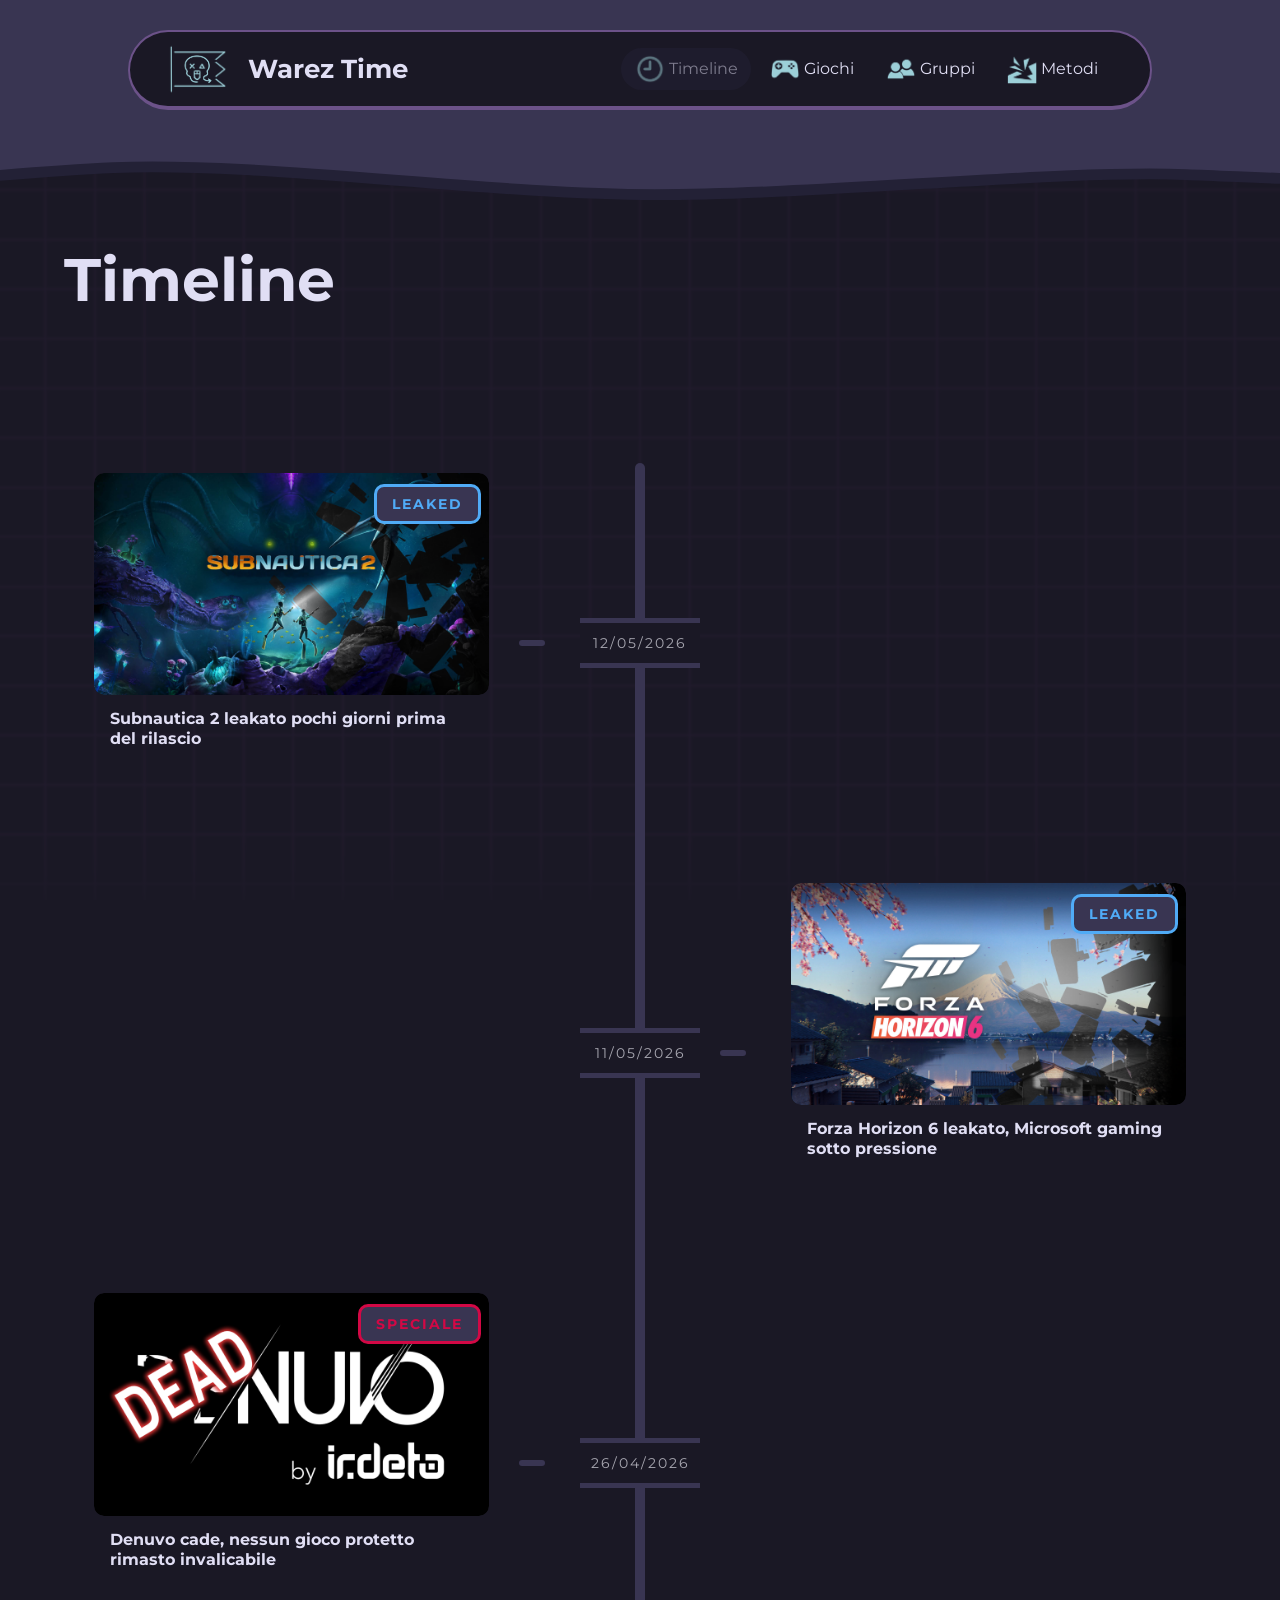
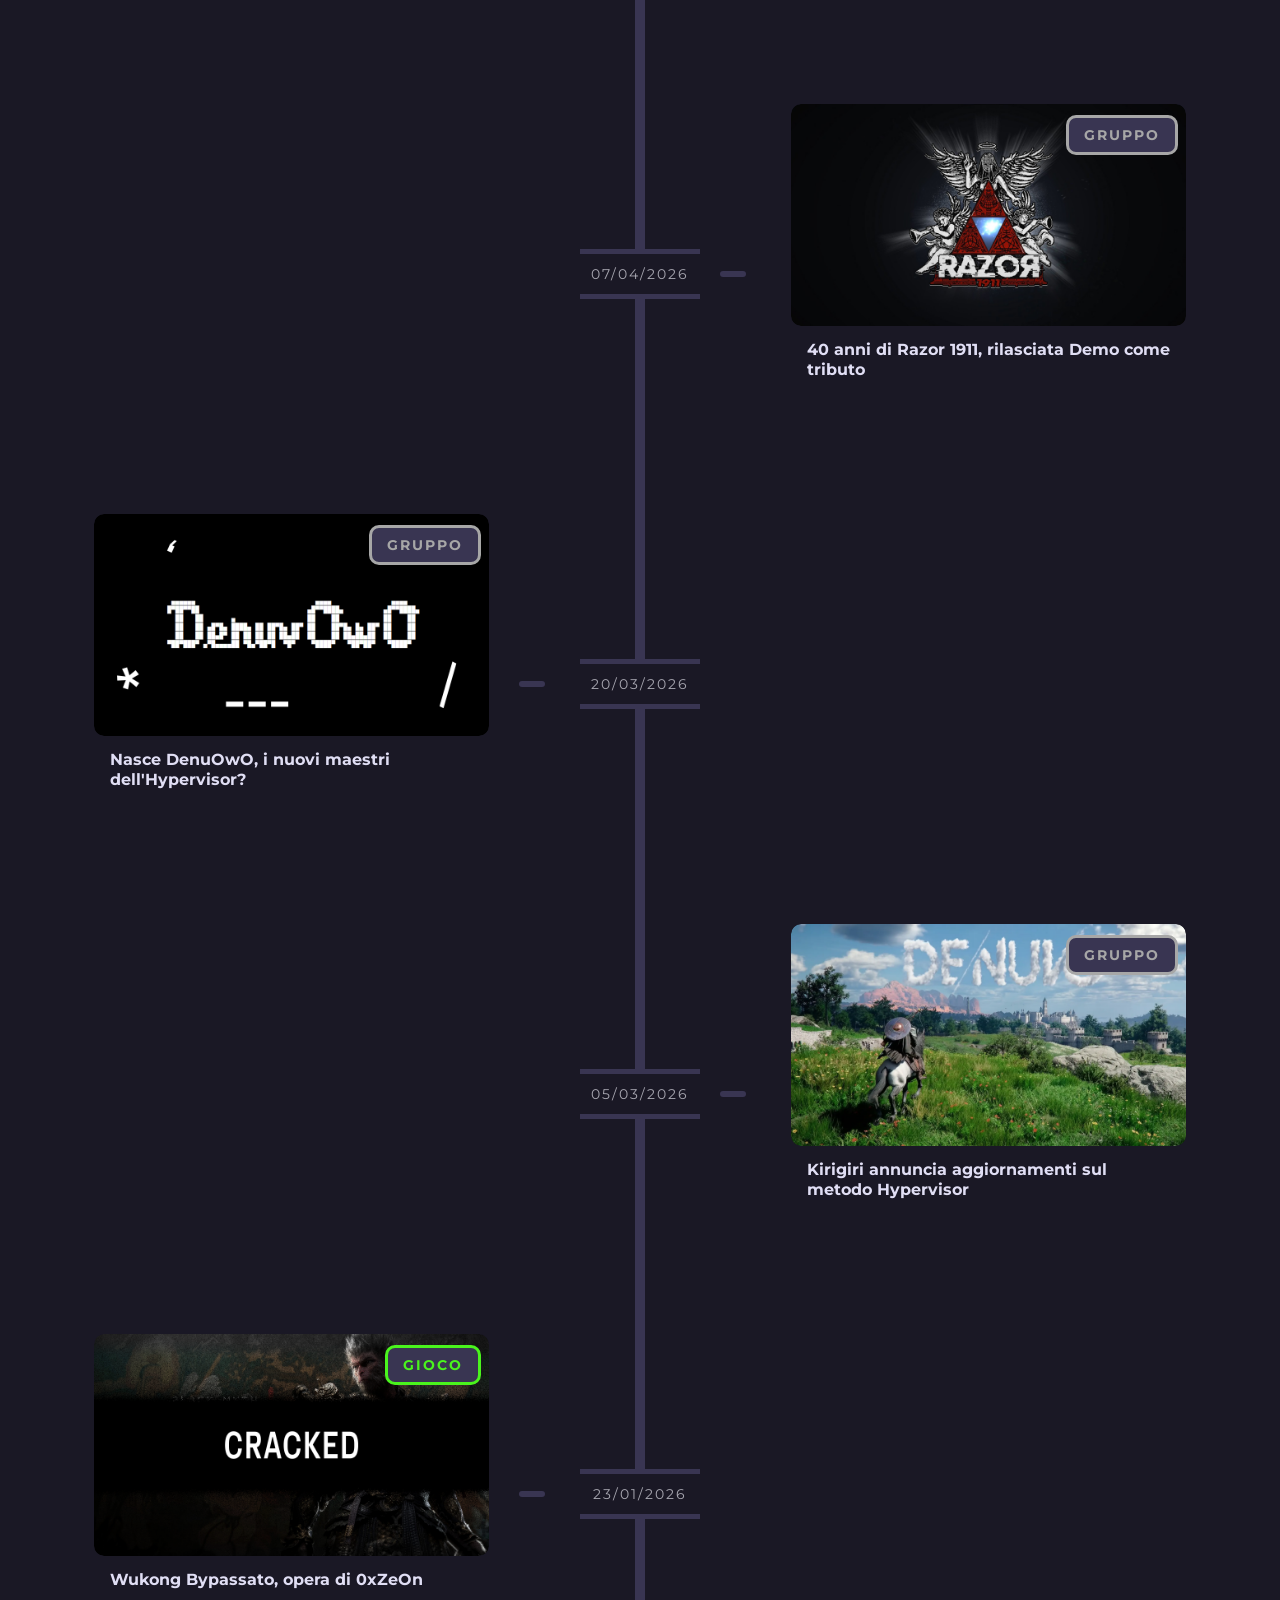
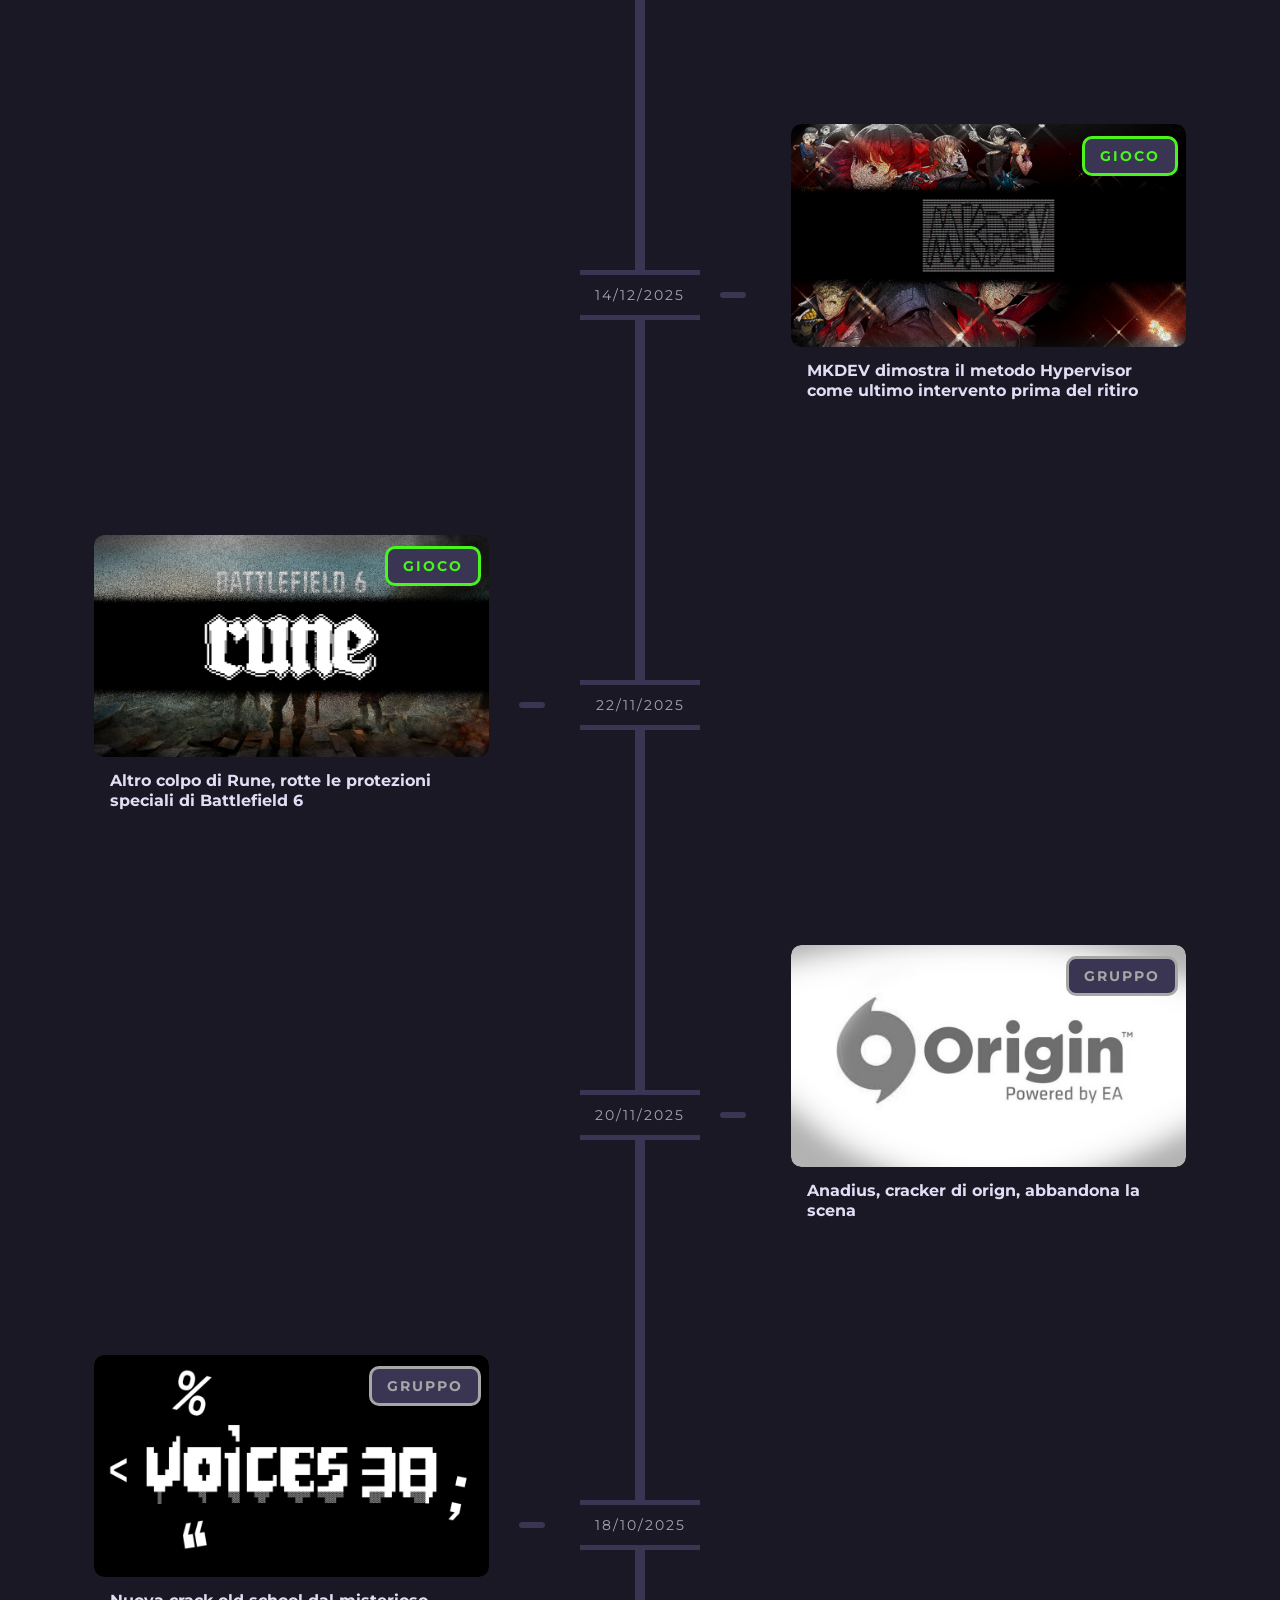
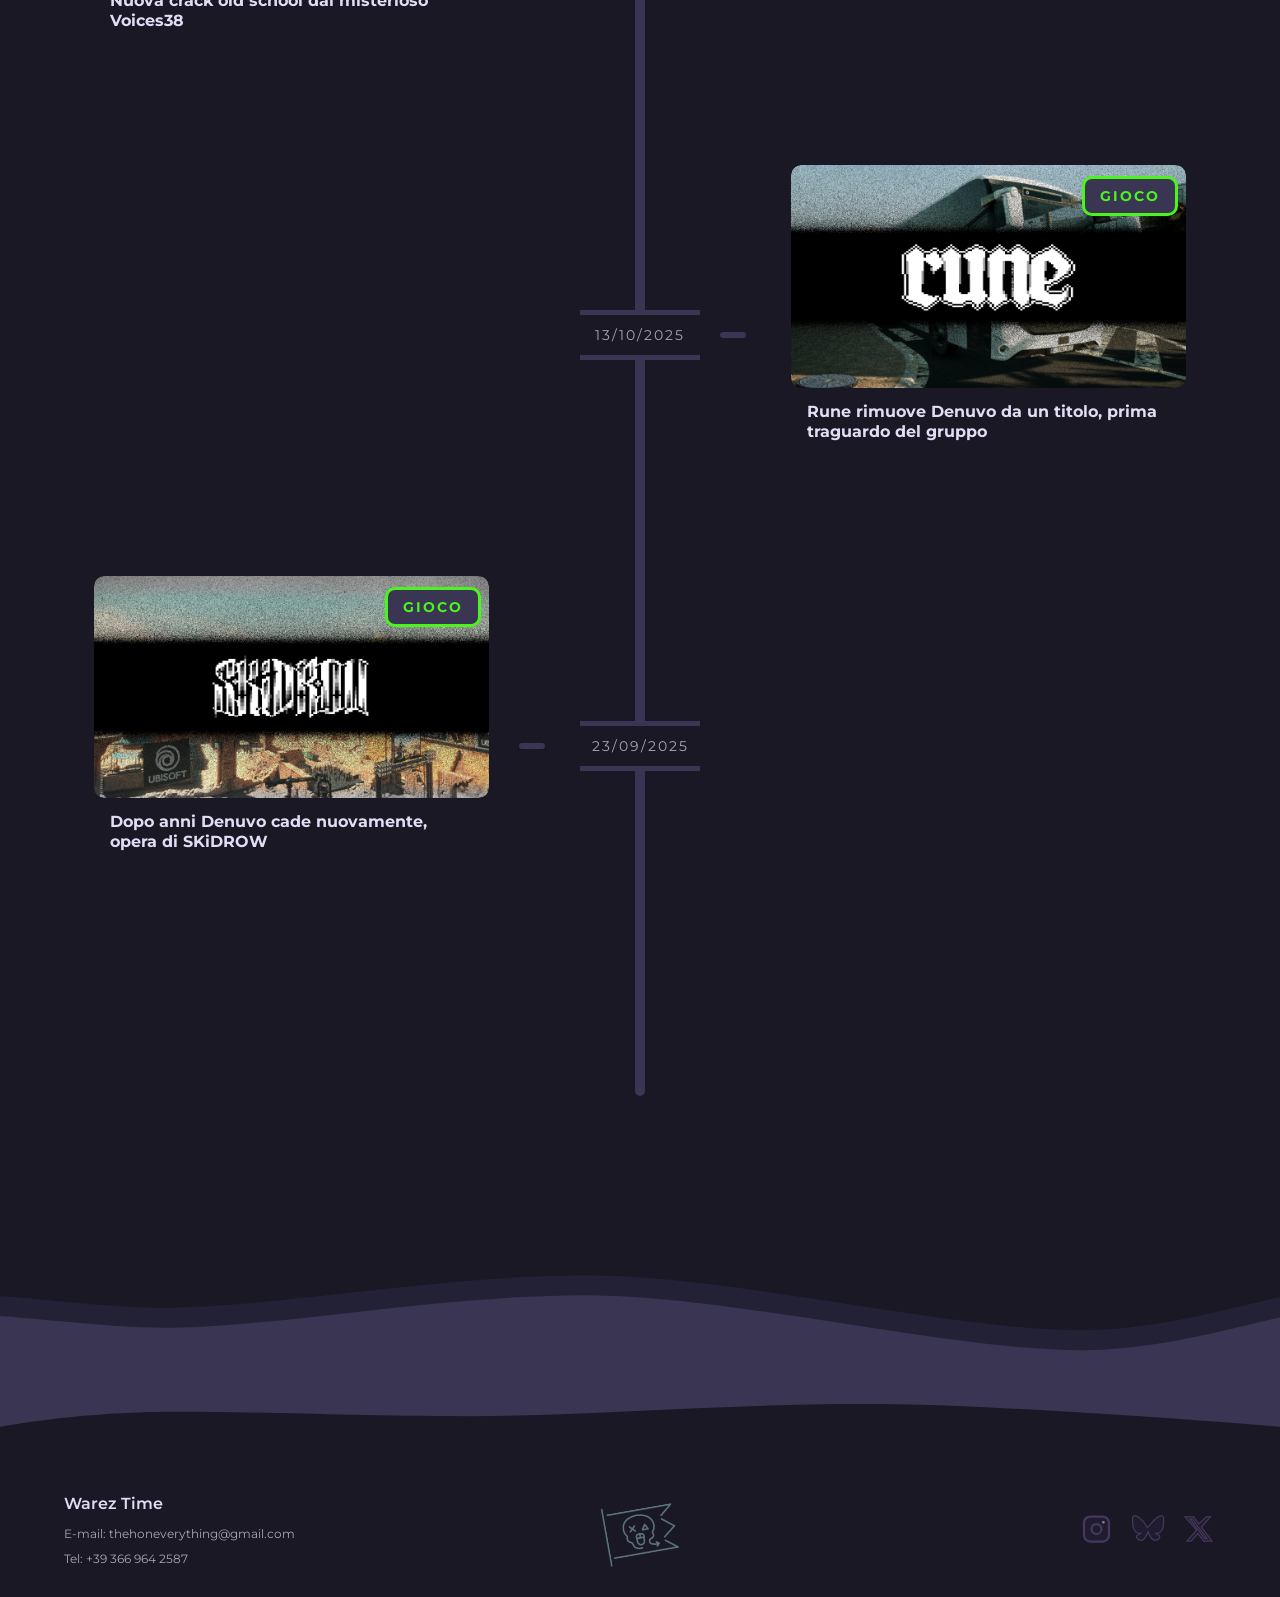
<file: timeline.html>
<!DOCTYPE html>
<html lang="it">
<head>
  <meta charset="UTF-8" />
  <meta name="viewport" content="width=device-width, initial-scale=1.0" />
  <title>Warez Time</title>
  <link rel="stylesheet" href="./css/style.css" />
  <link rel="icon" type="image/x-icon" href="./assets/icone/logoSkull.png">
</head>
<body data-page="timeline">

  <!-- BACKGROUND -->
  <div class="container-griglia">
    <img src="./assets/griglia.png" alt="" class="griglia"/>
  </div>

  <!-- NAVBAR -->
  <header class="navbar-container">
    <nav class="navbar">
      <a href="./index.html" class="nav-marchio">
        <img  class="nav-pittogramma" src="./assets/icone/logo.png"/>
        <span>Warez Time</span>
      </a>
      <ul class="nav-parte-link">
        <li><a class="nav-link attivo">
          <img class="nav-icona" src="./assets/icone/ico1.png"/><span>Timeline</span></a>
        </li>
        <li><a href="./giochi.html" class="nav-link">
          <img class="nav-icona" src="./assets/icone/ico2.png"/><span>Giochi</span></a>
        </li>
        <li><a href="./gruppi.html" class="nav-link">
          <img class="nav-icona" src="./assets/icone/ico3.png"/><span>Gruppi</span></a>
        </li>
        <li><a href="./metodi.html" class="nav-link">
          <img class="nav-icona" src="./assets/icone/ico4.png"/><span>Metodi</span></a>
        </li>
      </ul>
    </nav>
    <svg class="disegno-navbar" xmlns="http://www.w3.org/2000/svg" preserveAspectRatio="none" viewBox="0 0 1440 222" width="1440" height="222">
      <path d="M737 212C549.5 212 290 150.396 128 162C-34 173.604 -148.5 210.914 -217 188.534C-285.5 166.155 -244 -22 -244 -22L1633.5 -18.2701C1633.5 -18.2701 1810 179.831 1724.5 188.534C1639 197.237 1475.5 184.118 1334 175C1192.5 165.882 924.5 212 737 212Z" fill="#393552" stroke="#232136" stroke-width="20"/>
    </svg>
  </header>

  <!-- BOTTONE TORNA SU -->
  <button class="pulsante-torna-sopra" id="backToTop">↑</button>

  <!-- Timeline -->

  <section class="sezione-scura">
    <div class="cont-tit-sezione-scura sezione-importante">
      <h2 class="titolo-sezione tit-pagina-timeline">Timeline</h2>
    </div>
    <section class="tmL-container">
      <div class="tmL-linea" id="tmLargeLinea"></div>
      <div class="tmL-articoli" id="tmLargeArticoli">
        <!-- qui verrano inseriti gli articoli dallo script -->
      </div>
    </section>
  </section>


    <!-- ═══════════════════════════════════ FOOTER ═══ -->

  <section class="sezione-con-svg">
    <svg class="disegno-newsletter" xmlns="http://www.w3.org/2000/svg" preserveAspectRatio="none" width="1440" height="288" viewBox="0 0 1440 288" fill="none">
      <path d="M182 42.4999C54 42.4999 -99.5 4.49992 -185.5 55.4999C-271.5 106.5 -113 224.5 -113 224.5L1569.5 277C1569.5 277 1612 52.9999 1555 26.9999C1498 0.999926 1363 65 1216 64.9999C1069 64.9998 822.5 9.99995 658.5 10C494.5 10.0001 310 42.4999 182 42.4999Z" fill="#393552" stroke="#232136" stroke-width="20"/>
    </svg>
  </section>

  <section class="sezione-con-svg">
    <svg class="disegno-footbar" xmlns="http://www.w3.org/2000/svg" preserveAspectRatio="none" width="1439" height="269" viewBox="0 0 1439 269" fill="none">
      <path d="M194.5 20.7366C89 20.7366 0 61.2366 0 61.2366V268.737H1439V61.2366C1439 61.2366 1153 3.73658 988.5 0.236581C824 -3.26342 657 33.2366 525 32.7366C393 32.2366 300 20.7366 194.5 20.7366Z" fill="#1A1825"/>
    </svg>
    <footer class="footer">
      <div class="footer-sx">
        <div class="footer-logo">
          <span class="nav-marchio">Warez Time</span>
        </div>
        <p class="footer-contatti">E-mail: thehoneverything@gmail.com</p>
        <p class="footer-contatti">Tel: +39 366 964 2587</p>
      </div>
        <img  class="footer-pittogramma" src="./assets/icone/logo.png"/>
      <div class="footer-dx">
        <a href="https://www.instagram.com/" class="footer-social">
          <svg width="44" height="44" viewBox="0 0 24 24" fill="none" stroke="currentColor" stroke-width="1.8"><rect x="2" y="2" width="20" height="20" rx="5" ry="5"/><circle cx="12" cy="12" r="4"/><circle cx="17.5" cy="6.5" r="1" fill="currentColor" stroke="none"/></svg>
        </a>
        <a href="https://bsky.app/" class="footer-social">
          <svg width="44" height="44" viewBox="0 0 24 24" fill="currentColor"><path d="M12 10.8c-1.087-2.114-4.046-6.053-6.798-7.995C2.566.944 1.561 1.266.902 1.565.139 1.908 0 3.08 0 3.768c0 .69.378 5.65.504 6.479.658 4.215 3.925 5.502 6.747 5.183-.041.01-.083.018-.124.025C4.102 15.887 1.271 18.415 4.9 20.519c3.421 1.972 5.289-1.437 6.577-3.923.539-1.03.867-1.829 1.02-2.227.152.398.48 1.198 1.02 2.227 1.288 2.486 3.156 5.895 6.577 3.923 3.629-2.104.798-4.632-2.124-5.064a5.716 5.716 0 0 1-.124-.025c2.822.319 6.09-.968 6.747-5.183C24.628 9.418 25 4.458 25 3.768c0-.688-.139-1.86-.902-2.203-.659-.299-1.664-.621-4.3 1.24C17.046 4.747 14.087 8.686 12 10.8z"/></svg>
        </a>
        <a href="https://x.com" class="footer-social">
          <svg width="44" height="44" viewBox="0 0 24 24" fill="currentColor"><path d="M18.244 2.25h3.308l-7.227 8.26 8.502 11.24H16.17l-4.714-6.231-5.401 6.231H2.746l7.73-8.835L1.254 2.25H8.08l4.259 5.631 5.905-5.631Zm-1.161 17.52h1.833L7.084 4.126H5.117Z"/></svg>
        </a>
      </div>
    </footer>
  </section>
  <script src="./js/script.js"></script>
</body>
</html>
</file>
<file: css/style.css>
@font-face {
  font-family: fontBase;
  src: url(../font/Montserrat-VariableFont_wght.ttf);
}

@font-face {
  font-family: fontItalic;
  src: url(../font/Montserrat-Italic-VariableFont_wght.ttf);
}

:root {
  --viol1: #1a1825;
  --viol2: #232136;
  --viol3: #393552;
  --rosa: #6c5289;

  --cel1: #9ccfd8;
  --cel2: #3e8fb0;
  --cel3: #0c1922;

  --txt1: #e0def4;
  --txt2: #a7a6b0;
  --txt3: #4f4e53;

  --nero: #000000;
  --grigio: #100f19;

  --raggio-pill: 999px;
  --raggio-card: 10px;
  --raggio-foto-articolo: 40px;

  --sez-pad-x: 5vw;
  --sez-pad-y: 10vh;
  --sez-pad-y-responsive: 5vh;

  --speed: 100s;
}

* {
  box-sizing: border-box;
  margin: 0;
  padding: 0;
  text-decoration: none;
  text-wrap: avoid-orphans;
  word-wrap: break-word;
  font-family: fontBase, sans-serif ;
  color: var(--txt1);
  font-size: 16px;
  line-height: 20px;
}

html {
  scroll-behavior: smooth;
}

body {
  background: var(--viol1);
  overflow-x: hidden;
}

/* --- Gestione Sezioni --- */

.sezione-con-svg {
  display: flex;
  flex-direction: column;
}

.sezione-scura {
  padding: var(--sez-pad-y) var(--sez-pad-x);
  max-width: 1400px;
  margin: 0 auto;
}

.cont-tit-sezione-scura {
  display: flex;
  align-items: center;
  justify-content: space-between;
  margin-bottom: 2.5rem;
}

.sezione-importante {
  margin: 60px 0 60px 0;
  max-width: 2000px;
}

.sezione-chiara{
  background: var(--viol3);
  max-width: 100%;
  padding: var(--sez-pad-y) var(--sez-pad-x);
}

.sezione-news {
  padding: 10px 0 10% 0;
}

.cont-tit-sezione-chiara {
  display: flex;
  justify-content: space-between;
  max-width: 1000px;
  margin-left: auto;
  margin-right: auto;
  margin-bottom: 2.0rem;
}

.titolo-sezione {
  font-size: 30px;
  font-weight: bold;
  color: var(--txt1);
  align-content: center;
}

.tit-pagina-timeline {
  font-size: 60px;
}

.tit-pagina-articolo{
  font-weight: normal;
}

/* frecce */
.freccia-sezione {
  transition: transform 0.2s;
  line-height: 1;
  padding: 5px 20px 5px 50px;
}

.freccia-sezione:hover{
  transform: translateX(4px);
}

.freccia-svg{
  width: 42px;
  height: 42px;
}

.sezione-importante .freccia-svg{
  width: 56px;
  height: 56px;
}

.freccia-svg path{
  stroke: var(--cel1);
  transition: stroke 0.2s;
}

.freccia-sezione:hover .freccia-svg path{
  stroke: var(--cel2);
}

.freccia-svg-form {
  width: 20px;
  height: 20px;
}

.freccia-svg-form path{
  stroke: var(--viol2);
}


/* --- pulsante torna su --- */
.pulsante-torna-sopra {
  position: fixed;
  bottom: 10vw;
  right: 5vw;
  z-index: 200;
  width: 42px;
  height: 42px;
  border-radius: var(--raggio-pill);
  background: var(--cel2);
  color: var(--viol1);
  border: none;
  cursor: pointer;
  display: flex;
  align-items: center;
  justify-content: center;
  font-size: 30px;
  font-weight: 600;
  opacity: 0;
  transform: translateY(12px);
  transition: opacity 0.25s, transform 0.25s, background 0.2s;
  pointer-events: none;
  box-shadow: 0 0 8px var(--cel2);
}

.pulsante-torna-sopra.visibile {
  opacity: 1;
  transform: translateY(0);
  pointer-events: auto;
}

.pulsante-torna-sopra:hover {
  background: var(--cel1);
  transform: translateY(-2px);
}

/* --- griglia --- */

.container-griglia {
  inset: 0;
  z-index: -10;
  pointer-events: none;
  overflow: hidden;
  position: fixed;
  width: 100%;
  margin: auto;
  mix-blend-mode: screen;
  opacity: 0.2;
}

.griglia {
  position: absolute;
  width: 1600px;
  top: 50%;
  left: 50%;
  transform: translate(-50%, -50%);
  object-fit: cover;
  border-radius: var(--raggio-foto-articolo);
}


/* --- disegni vettoriali --- */
.disegno-navbar {
  display: block;
  width: 100%;
  min-height: 100px;
  height: 100%;
  flex-shrink: 0;
}

.disegno-rilasci-sopra{
  display: block;
  width: 100%;
  min-height: 100px;
  max-height: 200px;
  flex-shrink: 0;
  z-index: -1;
  margin-top: -2%;
  transform: translateY(10%);
}

.disegno-rilasci-sotto {
  display: block;
  width: 100%;
  flex-shrink: 0;
  transform: translateY(-75%);
  z-index: -1;
  margin-bottom: -12%;
}

.disegno-newsletter {
  display: block;
  width: 100%;
  min-height: 150px;
  max-height: 300px;
  flex-shrink: 0;
  z-index: -1;
  margin-top: -2%;
  transform: translateY(40%);
}

.disegno-footbar {
  display: block;
  width: 100%;
  min-height: 100px;
  max-height: 50px;
  flex-shrink: 0;
  z-index: 1;
  margin-top: -5%;
  transform: translateY(20%);
}


/* --- navbar --- */
.navbar-container {
  height: 120px;
  z-index: 100;
  width: 100%;
  background-color: var(--viol3);
  display: flex;
  flex-direction: column;
}

.navbar {
  display: flex;
  align-items: center;
  justify-content: space-between;
  margin: 0 auto 0 auto;
  background: var(--viol1);
  border: 2px solid var(--rosa);
  border-bottom-width: 4px;
  border-radius: var(--raggio-pill);
  padding: 0.75vh 3vw 0.75vh 3vw;
  transform: translateY(30px);
  width: 80%;
  max-width: 1400px;
}

.nav-marchio {
  display: flex;
  align-items: center;
  gap: 20px;
}

.nav-marchio span {
  font-size: 26px;
  font-weight: bold;
  white-space: nowrap;
  color: var(--txt1);
}

.nav-pittogramma {
  min-height: 60px;
  min-width: 60px;
  width: 4.5vw;
  height: 4.5vw;
  max-width: 80px;
  max-height: 80px;
}

.nav-parte-link {
  display: flex;
  align-items: center;
  gap: 0.4vw;
  list-style-type: none;
}

.nav-link {
  display: flex;
  align-items: center;
  gap: 0.3vw;
  font-size: 14px;
  color: var(--txt1);
  padding: 0.38rem 0.85rem;
  border-radius: var(--raggio-pill);
  transition: background 0.2s, color 0.2s;
  white-space: nowrap;
  font-weight: 400;
}

.nav-link:hover {
  background: var(--viol3);
  color: var(--txt1);
}

.nav-link.attivo {
  background: var(--viol2);
  color: var(--txt2);
  opacity: 0.5;
  cursor: not-allowed;
}

.nav-icona {
  width: 30px;
  height: 30px;
}

/*Sezione Timeline*/

.timeline-container {
  display: grid;
  grid-template-columns: 1fr 1fr;
  gap: 10vw;
  align-items: start;
  margin-bottom: 10%;
}

.timeline-articoli-linea {
  position: relative;
  padding-left: 30px;
  display: flex;
  flex-direction: column;
}

.timeline-linea {
  position: absolute;
  left: 7px;
  top: 10px;
  bottom: 1.6rem;
  width: 6px;
  background: var(--viol3);
  opacity: 0.70;
  border-radius: 999px;

}

.timeline-articoli {
  position: relative;
  padding: 1.25rem 0;
  cursor: pointer;
  transition: opacity 0.25s;
  opacity: 1;
}

.timeline-punto {
  position: absolute;
  left: -25px;
  top: 35px;
  width: 10px;
  height: 10px;
  border-radius: 50%;
  background: var(--viol3);
  transition: background 0.2s, transform 0.2s, box-shadow 0.2s;
}

.timeline-articoli.active .timeline-punto{
  background: var(--rosa);
  transform: scale(1.25);
  box-shadow: 0 0 8px var(--rosa);
}

.timeline-articolo {
  display: flex;
  flex-direction: column;
  gap: 0.35rem;
}

.timeline-tit-articolo{
  font-size: 18px;
  font-weight: 600;
  line-height: 1.4;
  color: var(--txt1);
  transition: color 0.2s;
}

.timeline-data {
  font-size: 14px;
  color: var(--txt2);
  opacity: 0.6;
}

.timeline-tit-articolo:hover {
    color: var(--rosa);
  }


/*immagini timeline*/
.timeline-container-img {
  display: block;
  border-radius: var(--raggio-card);
  overflow: hidden;
  position: relative;
  height: 320px;
}

.timeline-voce{
  position: absolute;
  inset: 0;
  opacity: 0;
  transition: opacity 0.4s ease;
  pointer-events: none;
}

.timeline-voce.active {
  opacity: 1;
  pointer-events: auto;
}

.timeline-voce img {
  width: 100%;
  height: 100%;
  object-fit: cover;
  border-radius: var(--raggio-card);
}

/* nuovi rilasci */
.rilasci-container {
  display: flex;
  flex-direction: column;
  gap: 2vh;
  overflow: hidden;
  mask-image: linear-gradient(to right, transparent 0%, black 6%, black 94%, transparent 100%);
  max-width: 70%;
  margin: auto;
}

.rilasci-binario {
  display: flex;
  gap: 0.7vw;
  width: max-content;
  animation: scroll-left var(--speed, 38s) linear infinite;
}

@keyframes scroll-left {
  0% {
    transform: translateX(0);
  }
  100% {
    transform: translateX(-50%);
  }
}

.rilasci-pill {
  display: flex;
  align-items: center;
  gap: 20px;
  background: var(--viol2);
  border-radius: var(--raggio-pill);
  padding: 6px 8px;
  cursor: pointer;
  transition: border-color 0.2s, background 0.2s;
}

.rilasci-pill:hover {
  border-color: var(--rosa);
  background: var(--rosa);
}

.rilasci-pill img {
  width: 100px;
  height: 45px;
  border-radius: var(--raggio-pill);
  object-fit: cover;
}

.rilasci-pill span {
  font-size: 14px;
  font-weight: 400;
  color: var(--txt1);
  margin-right: 5px;
}

/* --- Gruppi --- */
.gruppi-container {
  display: grid;
  grid-template-columns: 220px 1fr;
  background: var(--nero);
  border-radius: var(--raggio-card);
  overflow: hidden;
  max-width: 1200px;
  margin: 0 auto;
}

.gruppi-container-lista {
  position: relative;
  padding: 60px 0 60px 60px;
}

.gruppi-linea {
  left: 31px;
  top: 2.5rem;
  bottom: 2.5rem;
  right: 2.5rem;
  position: absolute;
  background: var(--viol3);
  opacity: 0.70;
  border-radius: 999px;
  height: auto;
  width: 5px;
}

.gruppi-lista {
  position: relative;
  display: flex;
  flex-direction: column;
  height: 100%;
  justify-content: space-between;
}

.gruppo-voce {
  position: relative;
  display: flex;
  align-items: center;
  padding: 0.7rem 0;
  font-size: 16px;
  font-weight: 500;
  color: var(--txt3);
  cursor: pointer;
  transition: color 0.2s, opacity 0.2s;
  justify-content: space-between;
}

.gruppo-voce:hover {
  color: var(--txt2);
}

.gruppo-voce.attivo {
  color: var(--txt1);
}

.gruppo-punto {
  position: absolute;
  left: -32px;
  top: 20px;
  width: 10px;
  height: 10px;
  border-radius: 50%;
  background: var(--viol3);
  transition: background 0.2s, transform 0.2s, box-shadow 0.2s;
}

.gruppo-voce.attivo .gruppo-punto {
  background: var(--rosa);
  transform: scale(1.25);
  box-shadow: 0 0 8px var(--rosa);
}

.gruppi-container-logo {
  display: flex;
  align-items: center;
  justify-content: center;
  padding: 2% 3%;
  background: var(--nero);
  height: 700px;
}

.gruppi-logo {
  border-radius: 6px;
  overflow: hidden;
  width: 100%;
  background: #000;
}

.gruppi-logo img {
  width: 100%;
  height: auto;
  display: block;
  image-rendering: pixelated;
}

/* --- Metodi della scena --- */
.metodi-container {
  display: grid;
  grid-template-columns: 1.5fr 1fr;
  border-radius: var(--raggio-card);
  overflow: hidden;
  max-width: 1200px;
  margin: 0 auto;
}

.metodo-card {
  height: 500px;
  position: relative;
  overflow: hidden;
  background-color: var(--nero);
}

.metodo-card img {
  position: absolute;
  width: 500px;
  top: 50%;
  left: 50%;
  transform: translate(-50%, -55%); /* centra l'immagine nel container */
  object-fit: cover;
  image-rendering: pixelated;
  background-color: var(--nero);
}

.metodo-card-txt {
  background: var(--viol3);
  padding:2vw;
  display: flex;
  flex-direction: column;
  justify-content: center;
  gap: 1rem;
}

.metodo-tit {
  font-size: 18px;
  font-weight: 700;
  color: var(--txt1);
}

.metodo-testo {
  font-size: 15px;
  color: var(--txt2);
  text-wrap: avoid-orphans;
  word-wrap: break-word;
}

/* newsletter*/
.news-container {
  position: relative;
  width: 100%;
  overflow: hidden;
  height: 300px;
  display: flex;
}

.pnl-img {
  position: absolute;
  top: 0;
  left: 50%;
  transform: translateX(-34%);
  height: 100px;
  width: 5000px;
  z-index: 0;
  mix-blend-mode: overlay;
}

.pnl-img img{
  width: 80%;
  image-rendering: pixelated;
}

.news-contenuto {
  width: 600px;
  height: 100%;
  margin: 0 50%;
  padding: 0 100px;
  position: absolute;
  z-index: 1;
  align-content: space-around;
  background-color: var(--viol1);
}

.newsletter-tit {
  font-size: 22px;
  font-weight: 700;
  letter-spacing: 0.06em;
  color: var(--txt1);
  padding-bottom: 14px;
}

.newsletter-testo {
  font-size: 14px;
  color: var(--txt2);
  line-height: 1.5;
  padding-bottom: 15px;
}

.newsletter-form {
  display: flex;
  align-items: center;
  background: var(--grigio);
  border: 2px solid var(--cel2);
  border-radius: var(--raggio-pill);
  padding: 10px 5px 10px 20px;
  gap: 0.5rem;
  width: 70vw;
  min-width: 300px;
  max-width: 380px;
  margin-top: 0.5rem;
}

.newsletter-input {
  flex: 1;
  background: transparent;
  border: none;
  outline: none;
  color: var(--cel1);
  font-size: 14px;
}

.newsletter-input::placeholder {
  color: var(--txt2);
  opacity: 0.8;
  font-size: 14px;
}

.newsletter-btn {
  background: var(--cel1);
  color: var(--viol1);
  border: none;
  border-radius: var(--raggio-pill);
  width: 36px;
  height: 40px;
  display: flex;
  align-items: center;
  justify-content: center;
  margin-right: 5px;
  font-size: 20px;
  font-weight: 700;
  cursor: pointer;
  transition: background 0.2s, transform 0.15s;
  flex-shrink: 0;
}

.newsletter-btn:hover {
  background: var(--cel2);
  transform: translateX(4px);
}

/* --- footbar --- */
.footer {
  display: grid;
  grid-template-columns: 1fr auto 1fr;
  align-items: center;
  padding: 1vh var(--sez-pad-x) 3vh var(--sez-pad-x);
  background: var(--viol1);
  z-index: 5;
}

.footer-sx {
  display: flex;
  flex-direction: column;
  gap: 0.3rem;
}

.footer-logo {
  display: flex;
  align-items: center;
  font-weight: 600;
  color: var(--txt2);
  margin-bottom: 0.35rem;
}

.footer-contatti {
  font-size: 12px;
  color: var(--txt2);
}

.footer-dx {
  display: flex;
  align-items: center;
  justify-content: right;
  gap: 3%;
}

.footer-pittogramma {
  min-height: 70px;
  min-width: 70px;
  width: 6vw;
  height: 6vw;
  max-width: 100px;
  max-height: 100px;
  rotate: -10deg;
  opacity: 0.5;
}

.footer-social {
  opacity: 0.55;
  transition: opacity 0.2s, transform 0.15s;
}

.footer-social svg {
  stroke: var(--rosa);
  fill: var(--viol2);
  width: 35px;
  height: 30px;
}

.footer-social:hover {
  opacity: 1;
  transform: translateY(-2px);
}


/* pannello gioco lista giochi */

#giochi-container {
  max-width: 1100px;
  width: 90%;
  margin: 0 auto;
  display: flex;
  flex-direction: column;
  gap: 30px;
}

.pnlGioco {
  display: flex;
  align-items: stretch;
  background: var(--viol2);
  border-radius: var(--raggio-card);
  overflow: hidden;
  transform: translateY(60px);
  transition: opacity 0.55s ease, transform 0.55s ease;
  opacity: 0;
}

.pnlGioco.visibile {
  opacity: 1;
  transform: translateY(0);
}

.pnlGioco-header-cont {
  position: relative;
  overflow: hidden;
  border-right: 6px solid var(--viol3);
  width: 32vw;
  max-width: 400px;
  height: 150px;
}

.pnlGioco-header-sfondo {
  position: absolute;
  inset: 0;
  width: 100%;
  height: 100%;
  object-fit: cover;
  filter: blur(40px);
  transform: scale(1.1);
  display: none;
  z-index: 1;
  opacity: 0.7;
}

.pnlGioco-header {
  display: block;
  z-index: 2;
  position: absolute;
  width: 400px;
  top: 50%;
  left: 50%;
  transform: translate(-50%, -50%);
  object-fit: cover;
}

.pnlGioco-header-placeholder {
  width: 20vw;
  max-width: 300px;
  height: 150px;
  background: var(--viol2);
  display: flex;
  align-items: center;
  justify-content: center;
  flex-shrink: 0;
  font-size: 0.7rem;
  color: var(--txt1);
  text-align: center;
  padding: 0.5rem;
  border-right: 6px solid var(--viol3);
}

.pnlGioco-body {
  padding: 0 0 0 3%;
  display: flex;
  flex-direction: column;
  justify-content: center;
  gap: 30%;
  width: 100%;
}

.pnlGioco-titolo {
  font-size: 22px;
  font-weight: bold;
  color: var(--txt1);
  padding-bottom: 10px;
  border-bottom: 4px solid var(--viol1);
  margin-right: 30%;
  text-overflow: ellipsis;
  overflow: hidden;
  white-space: nowrap;
}

.pnlGioco-meta {
  display: grid;
  grid-template-columns: 0.6fr 0.6fr 1fr 1fr;
  flex-wrap: wrap;
  gap: 15px;
  align-items: center;
}

.pnlGioco-info {
  display: flex;
  align-items: center;
  gap: 5px;
  font-size: 15px;
  color: var(--txt2);
  text-overflow: ellipsis;
  overflow: hidden;
  white-space: nowrap;
}

.pnlGioco-info svg {
  height: 26px;
  width: 26px;
  min-height: 26px;
  min-width: 26px;
}

.pnlGioco-pnl-D {
  position: absolute;
  top: 0;
  right: 0;
  background: var(--viol1);
  border-radius: var(--raggio-card);
  border: 5px solid var(--viol2);
  padding: 1% 2%;
  font-size: 16px;
  font-weight: 400;
  color: var(--txt1);
  display: flex;
  align-items: center;
  gap: 10%;
  letter-spacing: 0.02em;
  width: 150px;
  justify-content: center;
}

.D-singola {
  color: var(--cel1);
  font-size: 20px;
  font-weight: 700;
}

/* pannello gruppo lista gruppi */

#gruppi-grande-container {
  width: 90%;
  margin: 0 auto;
  display: flex;
  flex-direction: column;
  gap: 70px;
}

.pnlGruppo {
  display: flex;
  background: var(--viol2);
  border-radius: var(--raggio-card);
  overflow: hidden;
  position: relative;
  transform: translateY(60px);
  transition: opacity 0.55s ease, transform 0.55s ease;
  opacity: 0;
  max-height: 500px;
}

.pnlGruppo.visibile {
  opacity: 1;
  transform: translateY(0);
}

.pnlGruppo-cover {
  width: 60%;
  object-fit: contain;
  flex-shrink: 0;
  background-color: var(--nero);
  padding: 5%;
}

.pnlGruppo-cover img {
  width: 100%;
  height: 100%;
}

.pnlGruppo-cover--placeholder {
  width: 50%;
  height: 300px;
  object-fit: contain;
  flex-shrink: 0;
  background-color: var(--nero);
  padding: 5%;
  background: var(--viol2);
  display: flex;
  align-items: center;
  justify-content: center;
  font-size: 0.7rem;
  color: var(--viol1);
  text-align: center;
  border-right: 6px solid var(--viol3);
}

.pnlGruppo-body {
  display: grid;
  grid-template-rows: 1fr 5fr 1fr;
  height: auto;
}

.pnlGruppo-titolo {
  margin: 2vw 0 2% 30px;
  font-size: 30px;
  font-weight: bold;
  padding-bottom: 4%;
}

.pnlGruppo-testo {
  margin: 0 30px;
  font-size: 14px;
}

.pnlGruppo-status {
  display: flex;
  color: var(--txt2);
  justify-content: right;
  align-content: center;
  gap: 2%;
  margin: auto 20px auto 0;
  font-size: 14px;
}

.pnlGruppo-status svg{
  margin: 1% 0 0 0;
}

/* stato di errore/caricamento */
#status {
  text-align: center;
  color: #6a63a8;
  font-size: 0.9rem;
  margin-top: 2rem;
}

/* pannello metodi lista metodi */

#metodi-grande-container {
  max-width: 1300px;
  width: 90%;
  margin: 0 auto;
  display: grid;
  grid-template-columns: 1fr 1fr;
  gap: 70px;
}

.pnl-introduzione-metodi {
  display: flex;
  width: 100%;
  background-color: var(--viol2);
  border-radius: var(--raggio-card);
  justify-content: space-between;
  grid-column: 1 / span 2 ;
  border-color: var(--viol3);
  border-style: solid;
  border-width: 0;
  transition: border 0.2s ease, box-shadow 0.2s ease;
  box-shadow: 0 0 20px var(--viol2);
  height: 300px;
}

.pnl-introduzione-metodi:hover {
  border-width: 10px;
  box-shadow: 0 0 0 var(--viol2);
  transition: box-shadow 0.4s ease, border 0.2s ease ;
}

.introduzione-testo {
  font-size: 16px;
  max-width: 600px;
  width: 50%;
  padding: 24px;
}

.pnl-introduzione-metodi svg {
  width: auto;
  height: auto;
}

.pnl-metodo {
  display: flex;
  flex-direction: column;
  width: 100%;
  background-color: var(--viol2);
  border-radius: var(--raggio-card);
  border-color: var(--viol3);
  border-style: solid;
  border-width: 0;
  border-top: none;
  border-right: none;
  transition: border 0.2s ease;
}

.pnl-metodo:hover {
  border-width: 10px;
  border-top: none;
  border-right: none;
  transition: border 0.2s ease;
}

.metodo-parte-sopra {
  display: flex;
  justify-content: space-between;
}

.metodo-titolo {
  align-content: center;
  width: 70%;
  font-size: 22px;
  font-weight: bold;
  padding: 24px;
}

.metodo-parte-sopra svg {
  width: auto;
  height: auto;
}

.metodo-singolo-testo {
  padding: 24px;
}

/* timeline pagina dedicata */

.tmL-container {
  position: relative;
  max-width: 1400px;
  padding: 0 20px 120px;
  margin: 15% auto 0 auto;
}

.tmL-linea {
  position: absolute;
  left: 50%;
  top: 0;
  transform: translateX(-50%);
  width: 10px;
  height: 100%;
  background: var(--viol3);
  border-radius: var(--raggio-card);
}

.tmL-riga {
  position: relative;
  display: grid;
  grid-template-columns: 1fr 120px 1fr;
  align-items: center;
  margin-bottom: 50px;
  min-height: 200px;
}

.tmL-nodo {
  display: flex;
  align-items: center;
  justify-content: center;
  z-index: 2;
  background-color: var(--viol1);
  border: 5px solid var(--viol3);
  border-right: none;
  border-left: none;
  width: auto;
  height: 50px;
  transition: box-shadow 0.4s;
}

.tmL-riga:hover .tmL-nodo {
  box-shadow: 0 0 20px 0 var(--viol2);
}

.tml-data {
  font-size: 14px;
  letter-spacing: 2px;
  color: var(--txt2);
}

.tmL-container-articolo {
  width: 100%;
  max-width: 1200px;
  opacity: 0;
  transform: translateX(var(--slide-x));
  transition: opacity 0.55s ease, transform 0.55s ease;
  display: flex;
}

.tmL-linea-orizzontale {
  height: 6px;
  background: var(--viol3);
  align-self: center;
  position: relative;
  border-radius: var(--raggio-pill);
  margin: 0 7% 0 4%;
  width: 10vw;
}

.tmL-riga.sx .tmL-container-articolo { --slide-x: -40px; }
.tmL-riga.dx .tmL-container-articolo { --slide-x:  40px; }

.tmL-container-articolo.visibile {
  opacity: 1;
  transform: translateX(0);
}

.tmL-articolo {
  position: relative;
  border-radius: var(--raggio-card);
  overflow: hidden;
  cursor: pointer;
  transition: background-color 0.4s ease, transform 0.4s ease;
  padding: 10px;
}

.tmL-articolo:hover {
  transform: translateY(-3px);
  background-color: var(--viol2);
  transition: background-color 0.4s ease, transform 0.4s ease;
}

/* ─── IMMAGINE ──────────────────────────────────────────────── */
.tmL-container-img {
  position: relative;
  width: 100%;
  overflow: hidden;
  border-radius: var(--raggio-card);
}

.tmL-container-img img {
  width: 100%;
  height: 100%;
  object-fit: cover;
  display: block;
  transition: transform 0.4s ease;
  border-radius: var(--raggio-card);
}

.tmL-articolo:hover .tmL-container-img img {
  transform: scale(1.04);
}

.tmL-categoria {
  position: absolute;
  top: 5%;
  right: 2%;
  font-size: 14px;
  font-weight: 700;
  letter-spacing: 2px;
  padding: 7px 15px;
  border-radius: var(--raggio-card);
  border-width: 3px;
  border-style: solid;
  z-index: 1;
}

.cat-leak   {
  --colore: #50abf6;
  color: var(--colore);
  border-color: var(--colore);
  background: var(--viol3);
}

.cat-gioco  {
  --colore: #4af41d;
  color: var(--colore);
  border-color: var(--colore);
  background: var(--viol3);
}

.cat-gruppo{
  --colore: #a7a7a7;
  color: var(--colore);
  border-color: var(--colore);
  background: var(--viol3);
}

.cat-speciali {
  --colore: #d20845;
  color: var(--colore);
  border-color: var(--colore);
  background: var(--viol3);
}

/* ─── CORPO CARD ─────────────────────────────────────────────── */
.tmL-art-body {
  padding: 14px 16px 16px;
  position: relative;
}

.tmL-art-titolo {
  font-size: 16px;
  margin-bottom: 0;
  transition: color 0.4s ease;
}

/* ─── FRECCIA HOVER ──────────────────────────────────────────── */
.tmL-freccia {
  display: flex;
  justify-content: right;
  text-decoration: none;
  opacity: 0;
  transform: translateY(6px);
  transition: opacity 0.2s ease, transform 0.2s ease;
  pointer-events: none;
}

.tmL-articolo:hover .tmL-freccia {
  opacity: 1;
  transform: translateY(0);
  pointer-events: auto;
}

.tmL-freccia svg {
  transition: transform 0.2s ease, stroke 0.2s ease;
  stroke: var(--cel1);
}

.tmL-freccia:hover svg {
  transition: transform 0.2s ease, stroke 0.2s ease;
  transform: translateX(3px);
  stroke: var(--cel2);
}

/* articoli */

.art-container-img{
  position: relative;
  width: 100%;
  aspect-ratio: 16 / 9;
  max-height: 300px;
  border-radius: var(--raggio-foto-articolo);
  margin: auto;
  overflow: hidden;
}

.art-container-img img{
  position: absolute;
  width: 1280px;
  height: 720px;
  top: 50%;
  left: 50%;
  transform: translate(-50%, -50%);
  object-fit: cover;
  border-radius: var(--raggio-foto-articolo);
}

.art-info {
  display: flex;
  flex-direction: column;
  background-color: var(--viol2);
  margin: 3% 20% 10% 20%;
  border-radius: var(--raggio-card);
}

.art-info-singola {
  display: flex;
  padding: 1.5% 0 1.5% 2%;
  border: 3px solid var(--viol1);
  border-left: none;
  border-right: none;
}

.art-container-icona{
  margin-right: 2%;
  transition: opacity 0.2s ease;
  opacity: 0;
}

.art-info-singola:hover .art-container-icona{
  opacity: 1;
  transition: opacity 0.2s ease;
}

.art-container-icona svg{
  stroke: var(--cel1);
  stroke-width: 2px;
}

.art-nome-info-singola {
  font-size: 16px;
  font-weight: bold;
}

.art-testo-info-singola {
  font-size: 16px;
  margin-left: 5px;
  color: var(--cel1);
  transition: color 0.2s ease;
}

.art-testo-info-singola:hover {
  color: var(--cel2);
  transition: color 0.2s ease;
}

.art-cont-body {
  display: grid;
  grid-template-columns: 3.5fr 1.5fr;
}

.art-cont-testo {
  margin-right: 10%;
}

.art-titolo-testo {
  font-size: 35px;
  font-weight: bold;
  line-height: 1.1;
  letter-spacing: 1%;
}

.art-data {
  font-size: 16px;
  color: var(--txt2);
  margin: 2% 0 8% 0;
}

.art-testo {
  font-size: 16px;
  line-height: 21px;
  color: var(--txt2);
  letter-spacing: 1%;
}

.art-titolo-paragrafo {
  margin-top: 10%;
  margin-bottom: 2%;
  font-weight: bold;
  font-size: 20px;
  line-height: 20px;
}

.art-cont-articoliSecondari {
  height: 60%;
  border-left: 4px solid var(--viol2);
  padding-left: 10px;
}


/* ─── RESPONSIVE ─────────────────────────────────────────────── */

@media (max-width: 1000px) {

  .navbar {
    justify-content: center;
    width: 400px;
  }

  .nav-link span {
    display: none;
  }

  .nav-marchio span {
    display: none;
  }
  .nav-pittogramma {
    min-width: 50px;
    min-height: 50px;
    margin-right: 10px;
  }

  .sezione-scura {
    padding: var(--sez-pad-y-responsive) var(--sez-pad-x);
  }

  .sezione-importante {
    flex-direction: column;
  }

  .disegno-footbar {
    margin-top: -10%;
  }

  .timeline-container-img {
    height: 40vw;
  }

  .tit-timeline {
    flex-direction: row;
  }

  .newsletter-form {
    max-width: 500px;
  }

  .titolo-sezione {
    font-size: 24px;
    line-height: 28px;
  }

  .freccia-sezione {
    padding: 5px 20px 5px 20px;
  }

  .timeline-container {
    display: flex;
    flex-direction: column;
    gap: 40px
  }

  .timeline-container-img {
    display: flex;
    position: relative;
    width: 100%
  }

  .rilasci-container {
    max-width: 100%;
  }

  .gruppi-container {
    display: flex;
    flex-direction: column;
  }

  .gruppi-linea {
    height: 5px;
    width: auto;
  }

  .gruppi-lista {
    flex-direction: row;
    padding: 0 10% 0 0;
  }

  .gruppo-punto{
    top: -22px;
    left: 50%;
  }

  .gruppo-voce:nth-child(4), .gruppo-voce:nth-child(5), .gruppo-voce:nth-child(6), .gruppo-voce:nth-child(7) {
    display: none;
  }

  .metodi-container {
    display: flex;
    flex-direction: column;
  }

  .metodo-card-txt {
    height: auto;
    padding: var(--sez-pad-x);
    order: -1;
  }

  .pnl-img {
    display: none;
  }

  .news-contenuto{
    width: 100%;
    position: relative;
    margin: 0 0;
  }

  .pnlGioco {
    display: block;
    flex-direction: row;
  }

  .pnlGioco-header-cont {
    border: none;
    width: 100%;
    max-width: 100%;
    height: 200px;
  }

  .pnlGioco-header-sfondo {
    display: flex;
    width: 100%;
  }

  .pnlGioco-header {
    display: flex;
    height: 100%;
  }

  .pnlGioco-body {
    margin: 15px 0 15px 0;
  }

  .pnlGioco-titolo{
    margin-bottom: 20px;
    font-size: 18px;
    margin-right: 20px;
  }

  .pnlGioco-meta {
    display: flex;
    flex-direction: column;
    align-items: normal;
  }

  .pnlGioco-pnl-D {
    top: auto;
    bottom: 0;
    padding: 2% 4%;
    font-size: 16px;
    width: 120px;
  }

  .D-singola {
    font-size: 18px;
  }

  .pnlGruppo {
    flex-direction: column;
    max-height: 100%;
  }

  .pnlGruppo-cover {
    width: 100%;
    height: 200px;
  }

  .pnlGruppo-body {
    display: flex;
    flex-direction: column;
    padding: 15px 0 15px 0;
  }

  .pnlGruppo-titolo {
    text-overflow: ellipsis;
    overflow: hidden;
    white-space: nowrap;
    font-size: 24px;
    padding-bottom: 3%;
  }

  .pnlGruppo-testo {
    padding-bottom: 4%;
  }

  #metodi-grande-container {
    display: flex;
    flex-direction: column;
    gap: 20px;
  }

  .pnl-introduzione-metodi {
    overflow: hidden;
    margin-bottom: 50px;
    height: auto;
  }

  .introduzione-testo {
    width: auto;
    z-index: 2;
  }

  .pnl-introduzione-metodi svg {
    min-width: 30%;
  }

  .tmL-container {
    padding: 0 16px 80px;
  }

  .tmL-linea {
    left: 16px;
    transform: none;
  }

  .tmL-riga {
    grid-template-columns: 40px 1fr;
    grid-template-rows: auto;
    margin-bottom: 48px;
  }

  .tmL-nodo {
    width: 200px;
  }

  .tmL-riga.sx .tmL-container-articolo,
  .tmL-riga.dx .tmL-container-articolo {
    margin-top: 80px;
    grid-column: 2; grid-row: 1;
    max-width: 100%;
    --slide-x: 24px;
    justify-content: center;
  }

  .tmL-riga.sx .tmL-linea-orizzontale,
  .tmL-riga.dx .tmL-linea-orizzontale { display: none; }

  .tmL-riga.sx .tmL-spazio,
  .tmL-riga.dx .tmL-spazio  { display: none; }

  .tmL-riga.sx .tmL-nodo,
  .tmL-riga.dx .tmL-nodo {
    grid-column: 1; grid-row: 1;
    align-self: flex-start;
  }

  .art-cont-body {
    display: flex;
    flex-direction: column;
  }

  .art-titolo-testo {
    font-size: 25px;
    font-weight: bold;
    line-height: 1.1;
  }

  .art-cont-articoliSecondari {
    display: flex;
    flex-direction: row;
    border-top: 4px solid var(--viol2);
    border-left: 0;
    margin-top: 10%;
    padding-right: 10px;
    padding-top: 20px;
  }

  .tmL-freccia {
    opacity: 1;
  }

}
</file>
